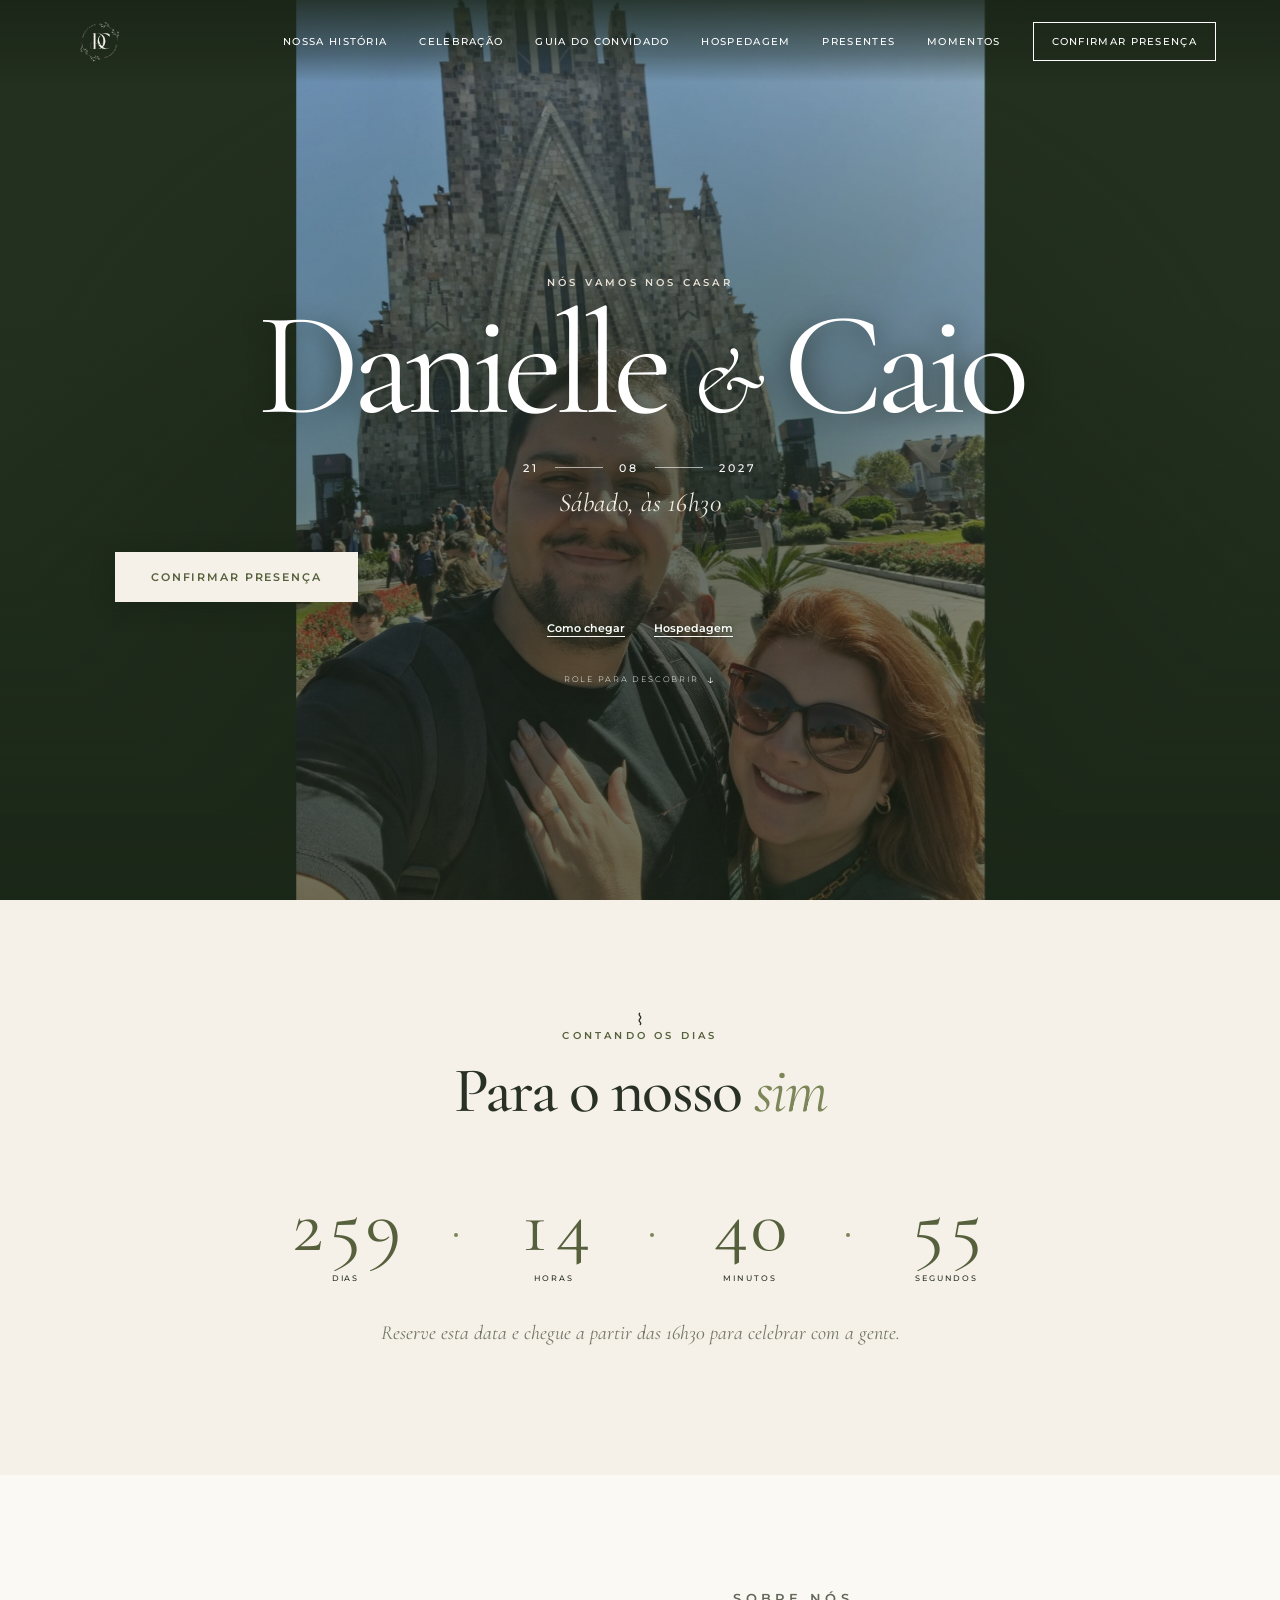
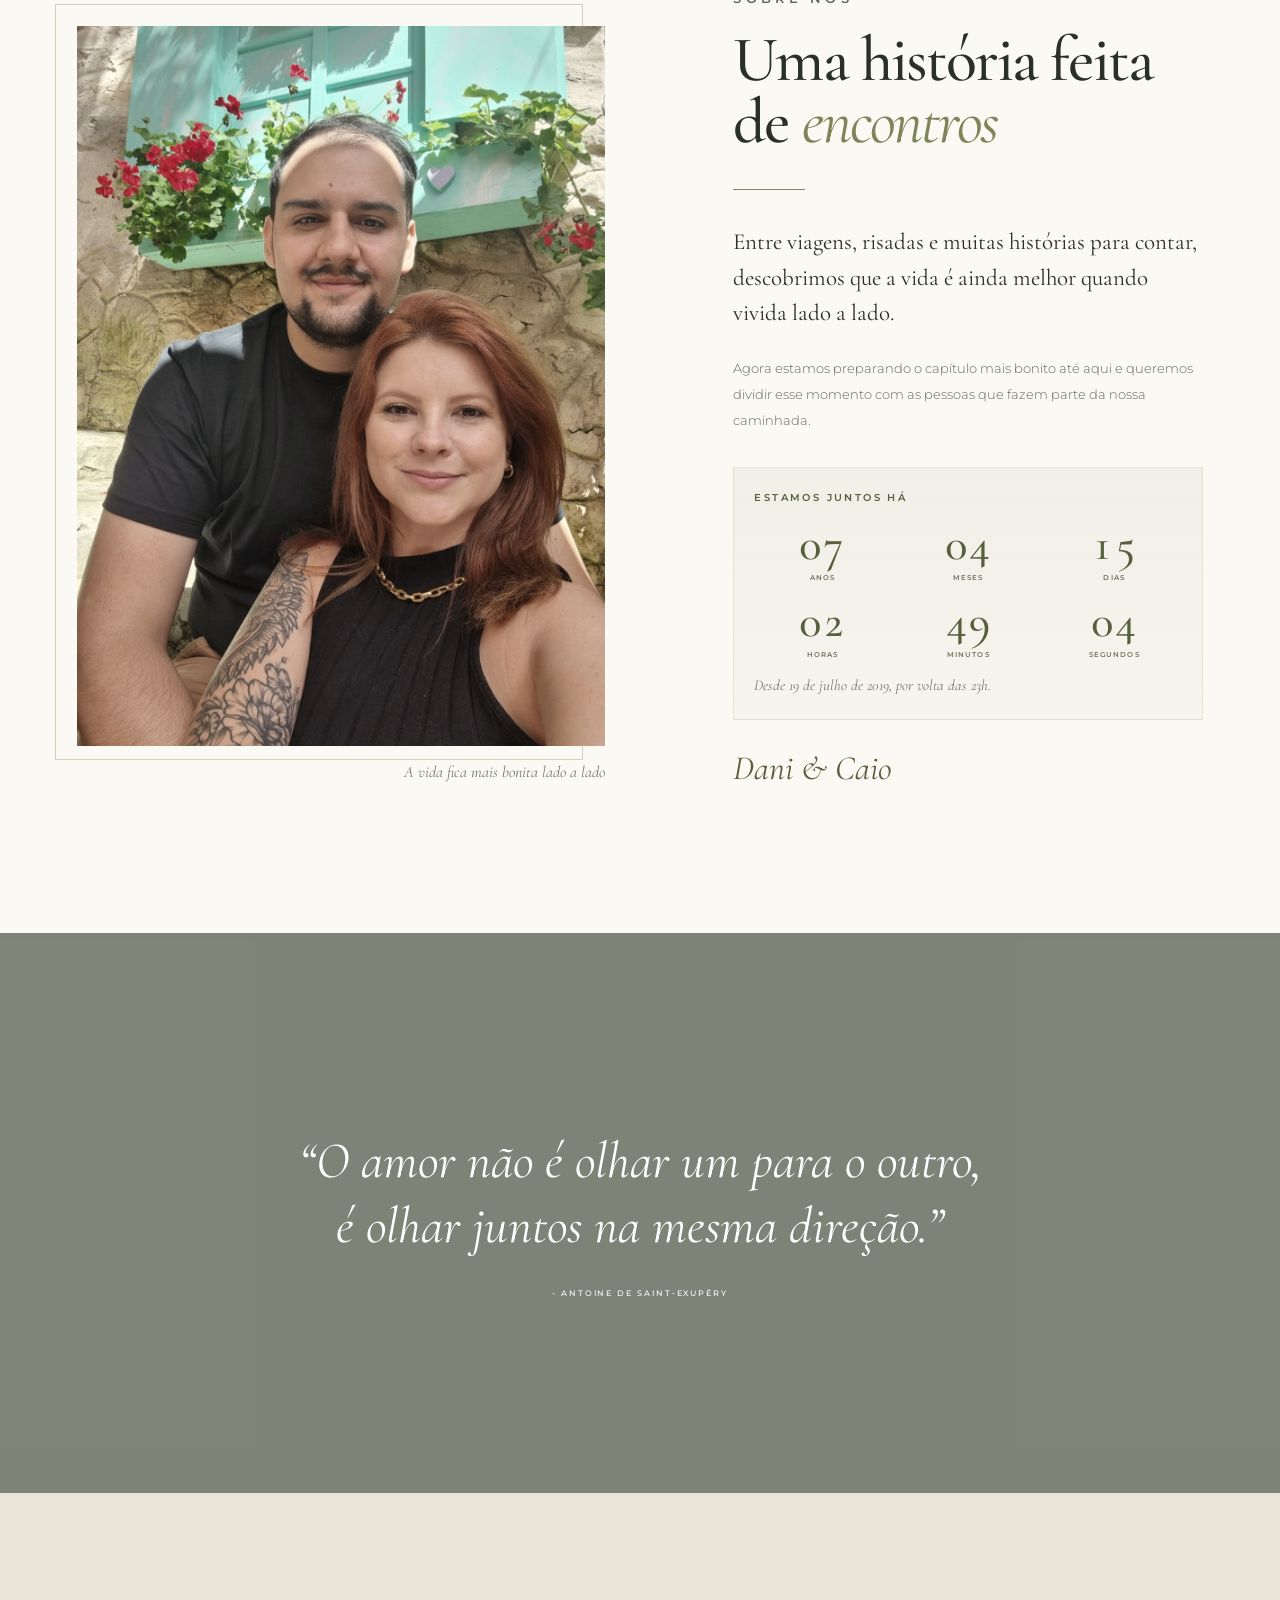
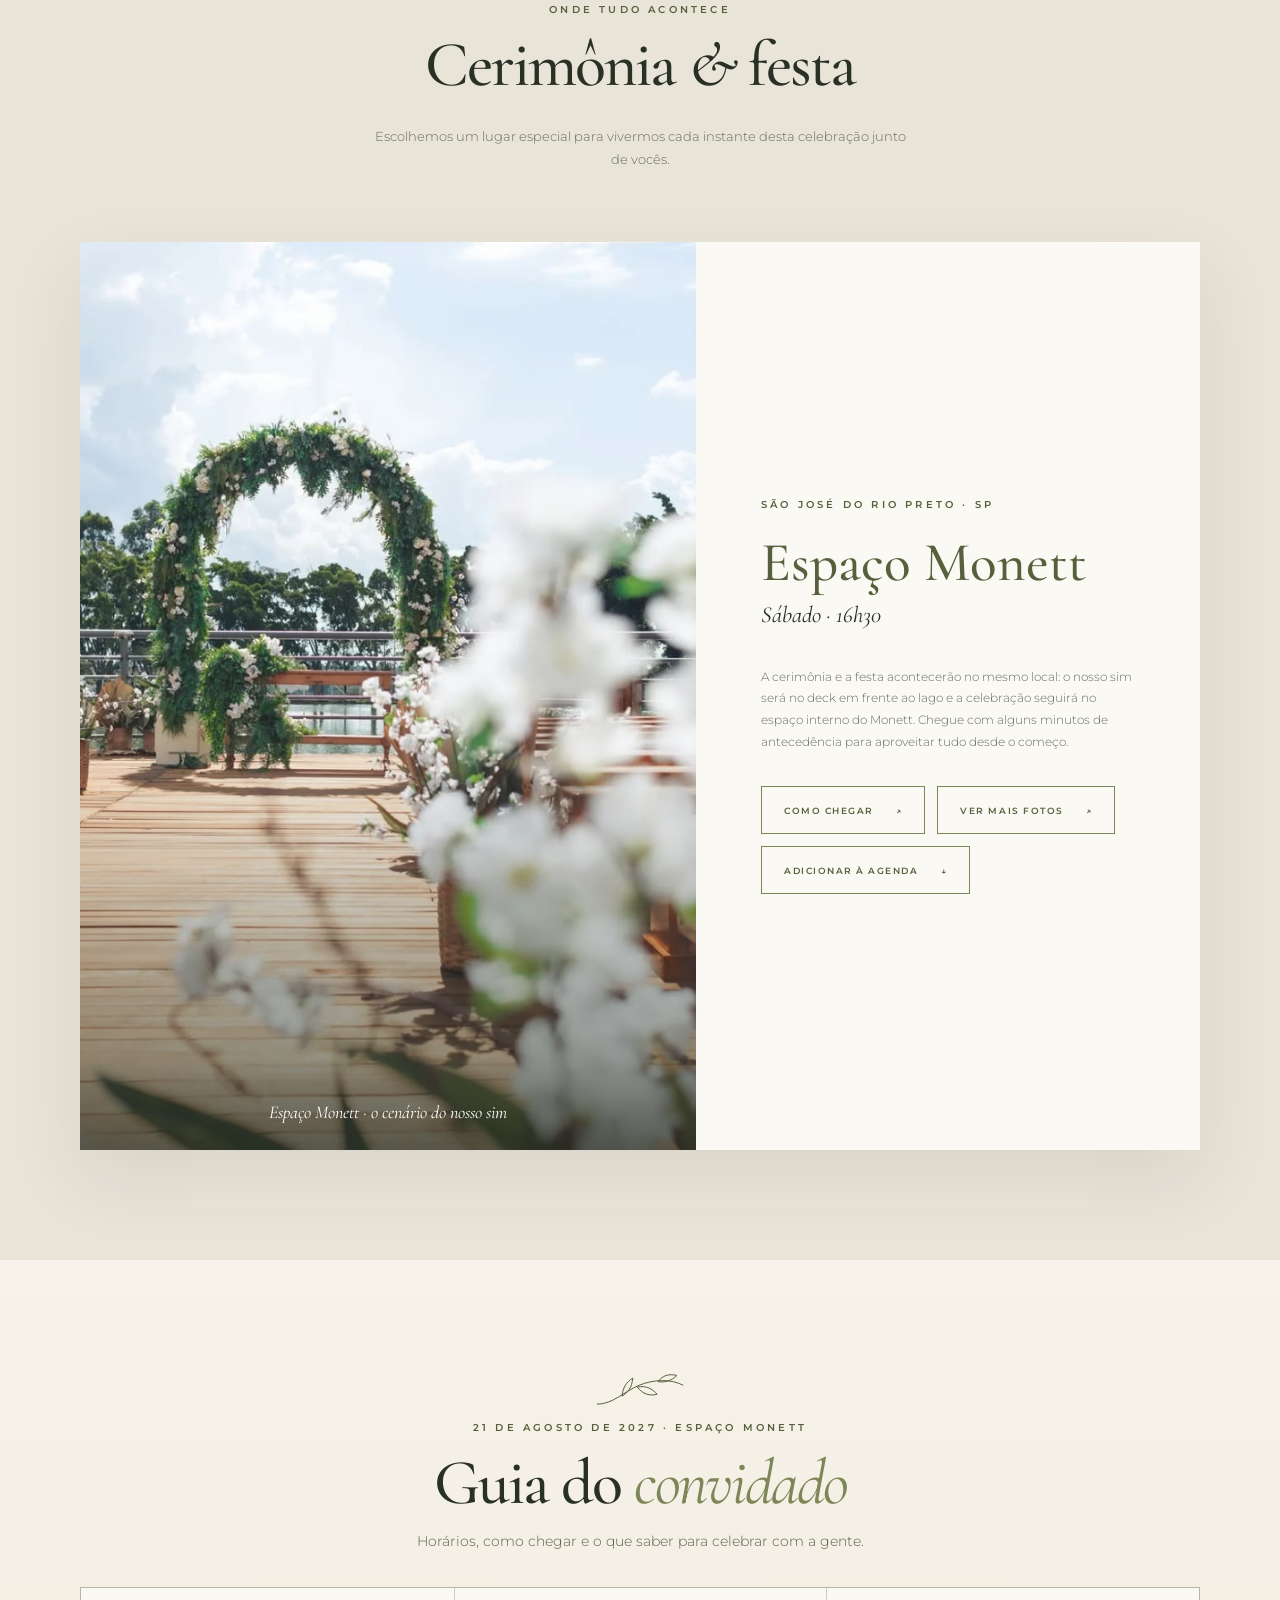
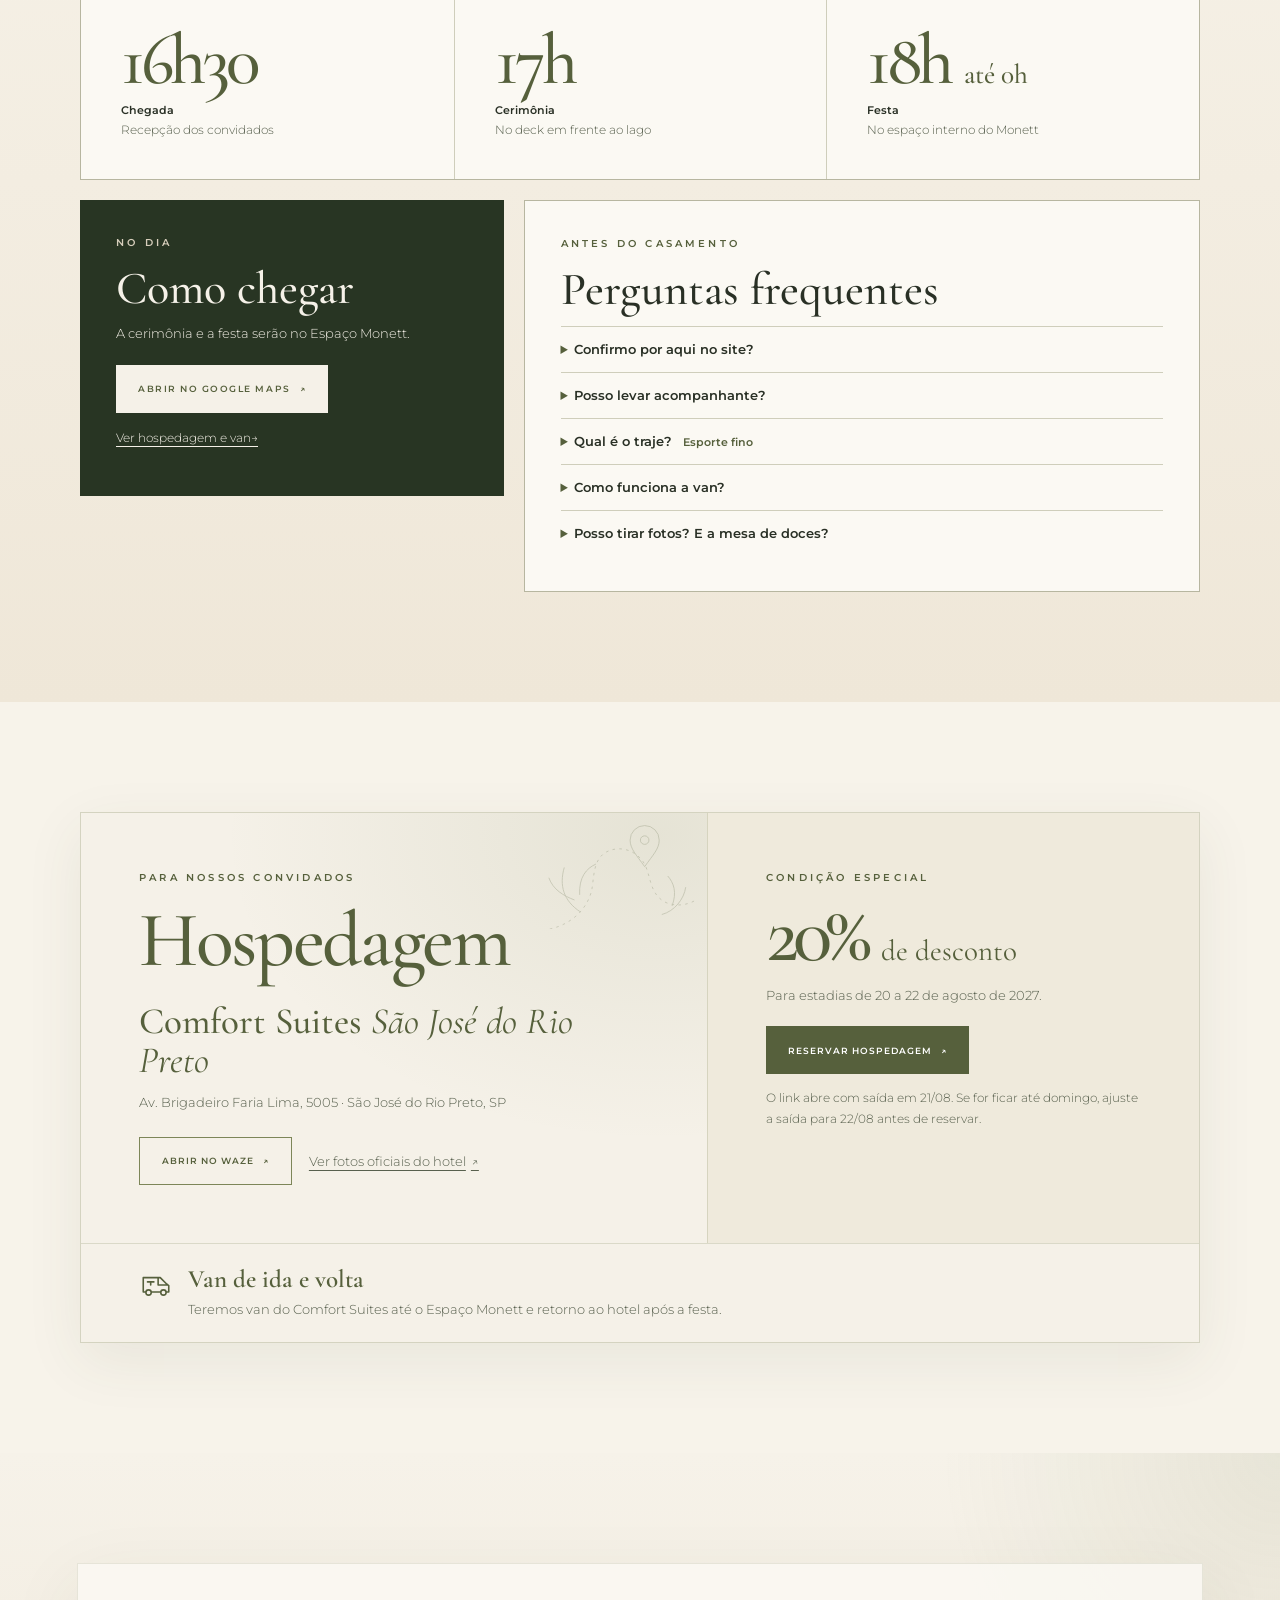
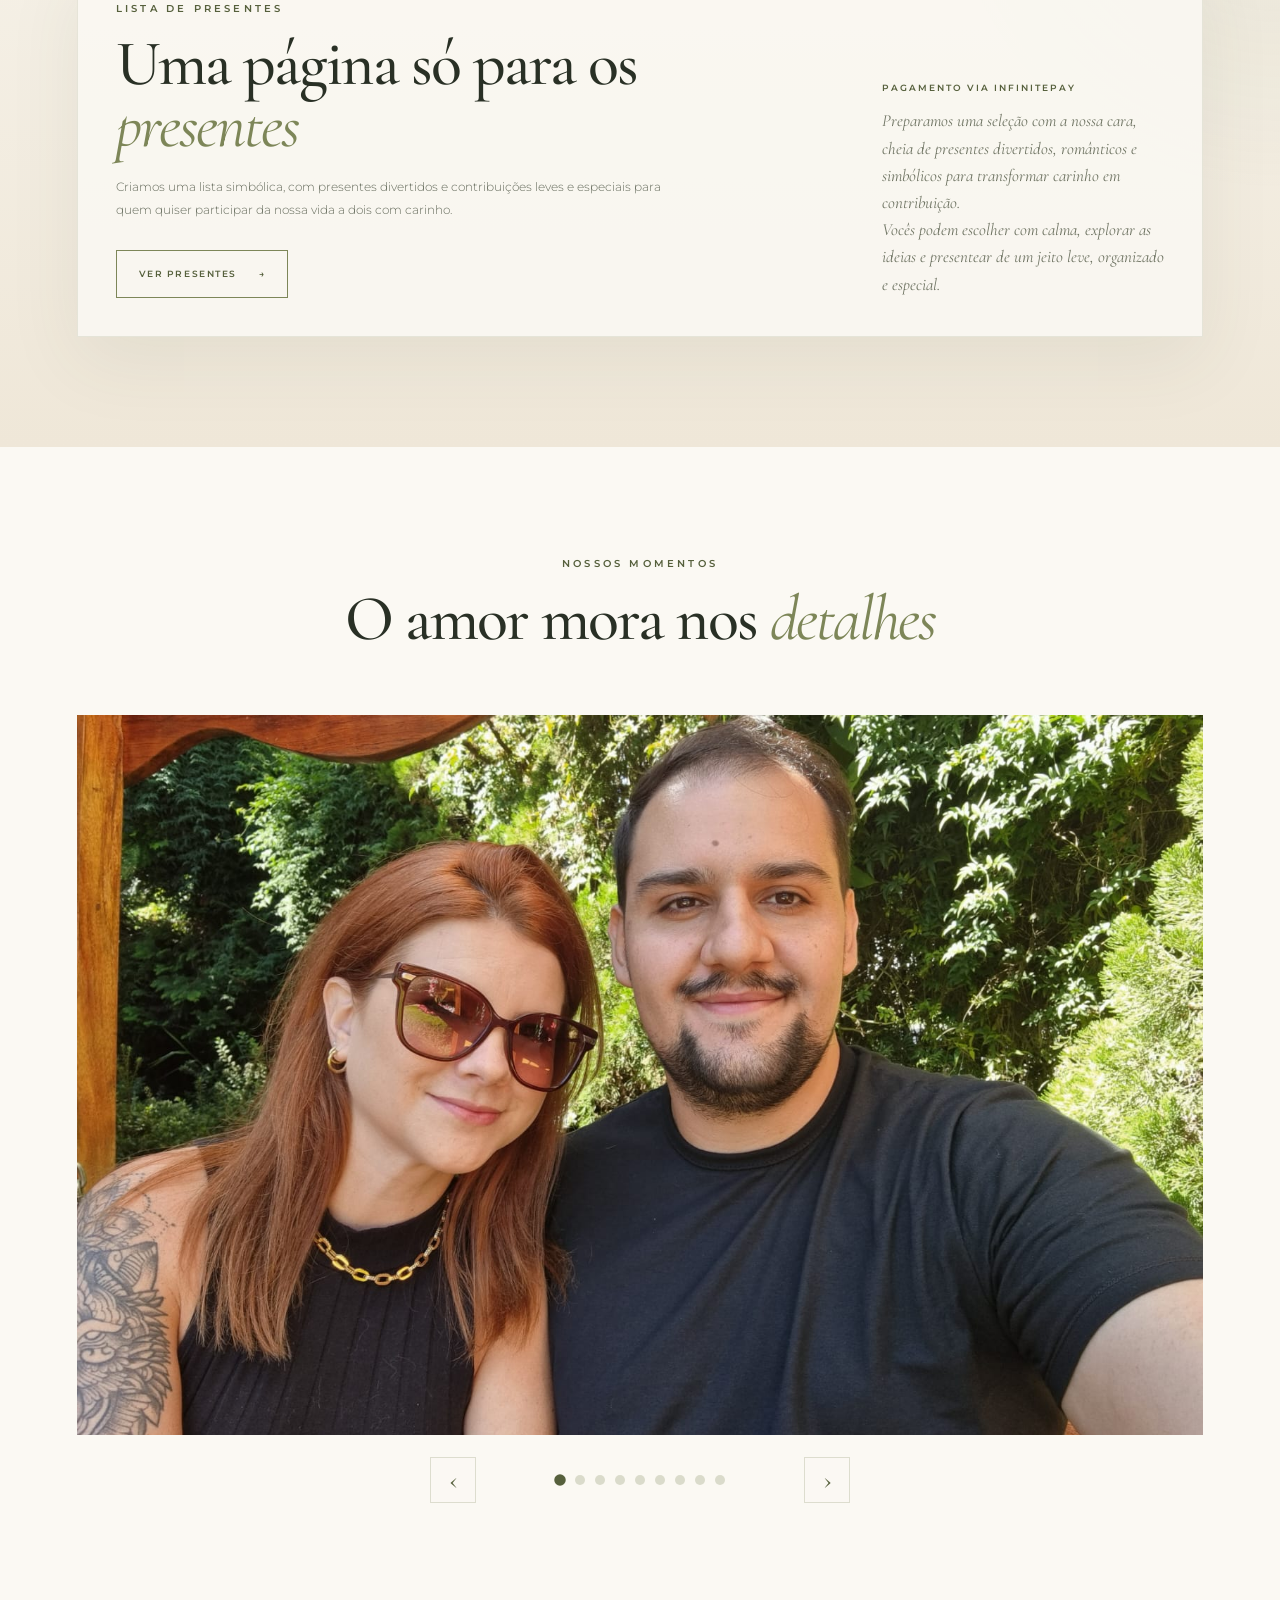
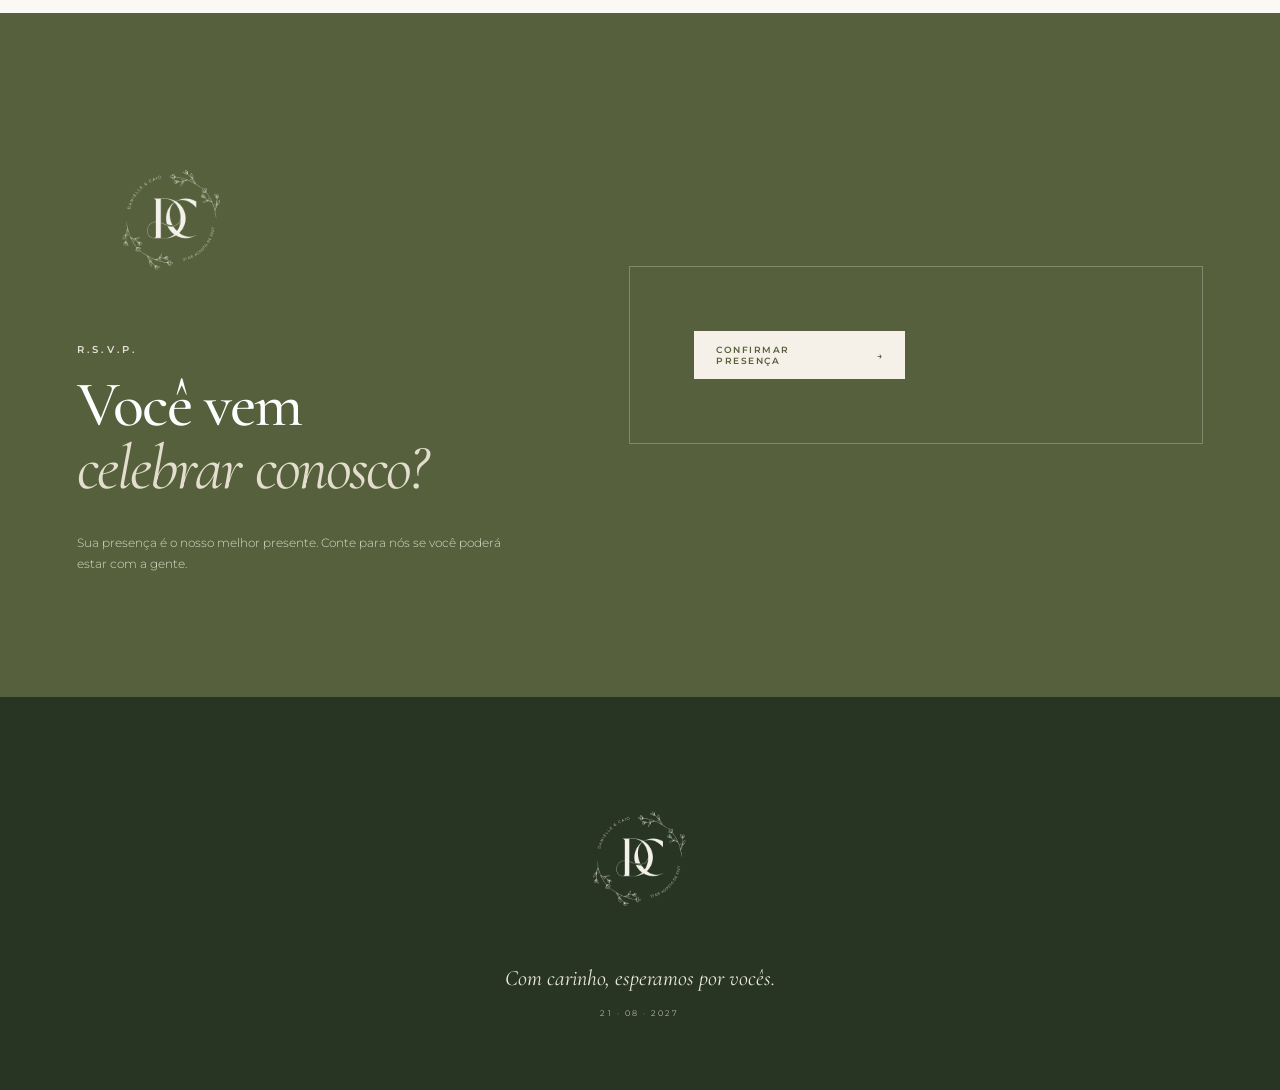
<file: index.html>
<!doctype html>
<html lang="pt-BR" class="wedding-guest-page">
<head>
  <meta charset="UTF-8">
  <meta name="viewport" content="width=device-width, initial-scale=1.0">
  <meta name="description" content="Casamento de Danielle & Caio - 21 de agosto de 2027.">
  <meta name="color-scheme" content="only light">
  <meta name="theme-color" content="#7d8658">
  <title>Danielle & Caio - 21.08.2027</title>
  <link rel="preconnect" href="https://fonts.googleapis.com">
  <link rel="preconnect" href="https://fonts.gstatic.com" crossorigin>
  <link href="https://fonts.googleapis.com/css2?family=Cormorant+Garamond:ital,wght@0,400;0,500;0,600;1,400&family=Montserrat:wght@300;400;500;600&display=swap" rel="stylesheet">
  <link rel="stylesheet" href="styles.css?v=20261121-guia-convidado">
  <!-- Google tag (gtag.js) -->
  <script async src="https://www.googletagmanager.com/gtag/js?id=AW-686108061"></script>
  <script>
    window.dataLayer = window.dataLayer || [];
    function gtag(){dataLayer.push(arguments);}
    gtag('js', new Date());
    gtag('config', 'AW-686108061');
  </script>
  <script src="script.js?v=20261121-rsvp-page" defer></script>
</head>
<body class="wedding-home">
  <header class="topbar" id="topbar">
    <a class="mini-mark" href="#inicio" aria-label="Voltar ao início">
      <img class="hero-monogram-image" src="assets/logo-light-transparent.png" width="76" height="76" alt="">
    </a>
    <button class="menu-button" id="menuButton" type="button" aria-expanded="false" aria-controls="navigation">
      <span></span><span></span>
      <span class="sr-only">Abrir menu</span>
    </button>
    <nav id="navigation" aria-label="Navegação principal">
      <a href="#historia">Nossa história</a>
      <a href="#celebracao">Celebração</a>
      <a href="#detalhes">Guia do convidado</a>
      <a href="#hospedagem">Hospedagem</a>
      <a href="gifts.html">Presentes</a>
      <a href="#momentos">Momentos</a>
      <a class="nav-rsvp" href="/confirmar-presenca.html">Confirmar presença</a>
    </nav>
  </header>

  <main>
    <section class="hero" id="inicio">
      <div class="hero-image" role="img" aria-label="Danielle e Caio em frente à Catedral de Pedra"></div>
      <div class="hero-shade"></div>
      <div class="hero-content">
        <p class="eyebrow light">Nós vamos nos casar</p>
        <h1>Danielle <i>&</i> Caio</h1>
        <div class="hero-date">
          <span>21</span><b></b><span>08</span><b></b><span>2027</span>
        </div>
        <p class="hero-time">Sábado, às 16h30</p>
        <div class="hero-guest-actions" role="group" aria-label="Informações para convidados">
          <a class="button cream hero-confirm" href="/confirmar-presenca.html">Confirmar presença</a>
          <div class="hero-guest-secondary">
            <a href="#celebracao">Como chegar</a>
            <a href="#hospedagem">Hospedagem</a>
          </div>
        </div>
        <a class="scroll-hint" href="#contagem">Role para descobrir <span aria-hidden="true">↓</span></a>
      </div>
    </section>

    <section class="countdown section-pad" id="contagem">
      <div class="botanical botanical-left" aria-hidden="true">⌇</div>
      <p class="eyebrow">Contando os dias</p>
      <h2>Para o nosso <em>sim</em></h2>
      <div class="counter" aria-label="Contagem regressiva para o casamento">
        <div><strong id="days">000</strong><span>dias</span></div>
        <i></i>
        <div><strong id="hours">00</strong><span>horas</span></div>
        <i></i>
        <div><strong id="minutes">00</strong><span>minutos</span></div>
        <i></i>
        <div><strong id="seconds">00</strong><span>segundos</span></div>
      </div>
      <p class="save-date">Reserve esta data e chegue a partir das 16h30 para celebrar com a gente.</p>
    </section>

    <section class="story section-pad" id="historia">
      <div class="story-photo reveal">
        <img src="assets/janela-flores.jpeg" alt="Danielle e Caio juntos diante de uma janela verde com flores">
        <span class="photo-caption">A vida fica mais bonita lado a lado</span>
      </div>
      <div class="story-copy reveal">
        <p class="eyebrow">Sobre nós</p>
        <h2>Uma história feita de <em>encontros</em></h2>
        <div class="fine-line"></div>
        <p class="lead">Entre viagens, risadas e muitas histórias para contar, descobrimos que a vida é ainda melhor quando vivida lado a lado.</p>
        <p>Agora estamos preparando o capítulo mais bonito até aqui e queremos dividir esse momento com as pessoas que fazem parte da nossa caminhada.</p>
        <div class="love-counter">
          <p class="love-counter-title">Estamos juntos há</p>
          <div class="love-counter-grid" aria-label="Tempo de relacionamento de Danielle e Caio">
            <div><strong id="loveYears">00</strong><span>anos</span></div>
            <div><strong id="loveMonths">00</strong><span>meses</span></div>
            <div><strong id="loveDays">00</strong><span>dias</span></div>
            <div><strong id="loveHours">00</strong><span>horas</span></div>
            <div><strong id="loveMinutes">00</strong><span>minutos</span></div>
            <div><strong id="loveSeconds">00</strong><span>segundos</span></div>
          </div>
          <p class="love-counter-note">Desde 19 de julho de 2019, por volta das 23h.</p>
        </div>
        <p class="signature">Dani & Caio</p>
      </div>
    </section>

    <section class="quote-band">
      <div class="quote-photo" role="img" aria-label="Danielle e Caio abraçados sob luzes quentes"></div>
      <div class="quote-overlay"></div>
      <blockquote>
        “O amor não é olhar um para o outro,<br> é olhar juntos na mesma direção.”
        <cite>- Antoine de Saint-Exupéry</cite>
      </blockquote>
    </section>

    <section class="venue section-pad" id="celebracao">
      <div class="venue-heading reveal">
        <p class="eyebrow">Onde tudo acontece</p>
        <h2>Cerimônia <i>&</i> festa</h2>
        <p>Escolhemos um lugar especial para vivermos cada instante desta celebração junto de vocês.</p>
      </div>
      <article class="venue-card reveal">
        <div class="venue-art">
          <img src="assets/espaco-monett-deck-crop.png" alt="Deck do Espaço Monett preparado para uma cerimônia de casamento">
          <span>Espaço Monett · o cenário do nosso sim</span>
        </div>
        <div class="venue-details">
          <p class="eyebrow">São José do Rio Preto · SP</p>
          <h3>Espaço Monett</h3>
          <p class="venue-time">Sábado · 16h30</p>
          <p>A cerimônia e a festa acontecerão no mesmo local: o nosso sim será no deck em frente ao lago e a celebração seguirá no espaço interno do Monett. Chegue com alguns minutos de antecedência para aproveitar tudo desde o começo.</p>
          <div class="venue-actions">
            <a class="button outline" href="https://www.google.com/maps/search/?api=1&query=Espa%C3%A7o+Monett+S%C3%A3o+Jos%C3%A9+do+Rio+Preto+SP" target="_blank" rel="noopener">Como chegar <span>↗</span></a>
            <a class="button outline" href="https://www.instagram.com/espacomonett/" target="_blank" rel="noopener">Ver mais fotos <span>↗</span></a>
            <a class="button outline" href="assets/danielle-caio-casamento.ics" download>Adicionar à agenda <span>↓</span></a>
          </div>
        </div>
      </article>
    </section>

    <section class="details section-pad guest-guide" id="detalhes" aria-labelledby="guestGuideTitle">
      <div class="guest-guide-shell">
        <header class="guest-guide-intro">
          <svg class="guest-guide-ornament" viewBox="0 0 100 44" aria-hidden="true" fill="none" stroke="currentColor" stroke-width="1.1">
            <path d="M2 38c18 0 30-14 47-21 17-7 36-7 49 0M30 29c1-9 4-15 12-20-1 10-5 16-12 20Zm17-10c10-2 17 2 22 8-8 2-16 0-22-8Zm23-6c5-7 12-9 21-7-6 6-13 8-21 7Z"/>
          </svg>
          <p class="eyebrow">21 de agosto de 2027 · Espaço Monett</p>
          <h2 id="guestGuideTitle">Guia do <em>convidado</em></h2>
          <p>Horários, como chegar e o que saber para celebrar com a gente.</p>
        </header>
        <ol class="guest-schedule" aria-label="Programação do dia">
          <li><strong><time datetime="16:30">16h30</time></strong><span>Chegada</span><p>Recepção dos convidados</p></li>
          <li><strong><time datetime="17:00">17h</time></strong><span>Cerimônia</span><p>No deck em frente ao lago</p></li>
          <li><strong><time datetime="18:00">18h</time> <small>até 0h</small></strong><span>Festa</span><p>No espaço interno do Monett</p></li>
        </ol>
        <div class="guest-guide-body">
          <aside class="guest-guide-travel" aria-labelledby="guestGuideTravel">
            <p class="eyebrow">No dia</p>
            <h3 id="guestGuideTravel">Como chegar</h3>
            <p>A cerimônia e a festa serão no Espaço Monett.</p>
            <div class="guest-guide-links">
              <a class="button cream" href="https://www.google.com/maps/search/?api=1&amp;query=Espa%C3%A7o+Monett+S%C3%A3o+Jos%C3%A9+do+Rio+Preto+SP" target="_blank" rel="noopener noreferrer">Abrir no Google Maps <span aria-hidden="true">↗</span></a>
              <a href="#hospedagem">Ver hospedagem e van <span aria-hidden="true">→</span></a>
            </div>
          </aside>
          <div class="guest-guide-faq" aria-labelledby="guestGuideFaq">
            <p class="eyebrow">Antes do casamento</p>
            <h3 id="guestGuideFaq">Perguntas frequentes</h3>
            <details>
              <summary>Confirmo por aqui no site?</summary>
              <p>Sim. Use o <a href="/confirmar-presenca.html">formulário de presença</a> para informar se vai comparecer.</p>
            </details>
            <details>
              <summary>Posso levar acompanhante?</summary>
              <p>Se o seu convite inclui acompanhante, informe o nome dele ao confirmar sua presença. Se ficou em dúvida, fale com os noivos antes de estender o convite.</p>
            </details>
            <details>
              <summary>Qual é o traje? <small>Esporte fino</small></summary>
              <article class="guest-attire">
              <div class="attire-copy">
              <p class="eyebrow">Dicas de traje</p>
              <h3>Referências para o <em>esporte fino</em></h3>
              <p>Como a cerimônia será ao ar livre no fim da tarde e a festa seguirá no espaço interno, vale pensar em um visual elegante, confortável e apropriado para transitar bem entre os dois momentos.</p>
              </div>
              <div class="attire-grid">
              <div class="attire-item">
              <span><svg viewBox="0 0 24 24" class="line-icon attire-icon"><path d="M10 5 8.5 8l-3 9h13l-3-9L14 5M10.5 5h3"/><circle cx="12" cy="3.8" r="1.8"/></svg>Para elas</span>
              <p>Vestidos midi, longuete ou longos leves, macacões elegantes e conjuntos de alfaiataria em tecidos como crepe, cetim, chiffon ou linho misto.</p>
              </div>
              <div class="attire-item">
              <span><svg viewBox="0 0 24 24" class="line-icon attire-icon"><path d="M8 19v-6l2-3 2 2 2-2 2 3v6M10 6h4M10 6l-1.5 3M14 6l1.5 3"/><circle cx="12" cy="3.8" r="1.8"/></svg>Para eles</span>
              <p>Camisa social, calça de alfaiataria, blazer opcional e sapato social ou loafer. Quem gostar de um visual mais clássico pode incluir gravata.</p>
              </div>
              <div class="attire-item">
              <span><svg viewBox="0 0 24 24" class="line-icon attire-icon"><path d="M12 4a8 8 0 1 0 0 16h1.2a2.3 2.3 0 0 0 0-4.6h-.6a1.6 1.6 0 0 1 0-3.2H14A4 4 0 0 0 18 8.2 4.2 4.2 0 0 0 12 4Z"/><circle cx="8" cy="9" r="1"/><circle cx="8.8" cy="13" r="1"/><circle cx="12" cy="7.5" r="1"/></svg>Cores & clima</span>
              <p>Tons suaves, terrosos, verdes, azuis e estampas delicadas combinam bastante com o cenário. Branco total fica reservado para a noiva.</p>
              </div>
              <div class="attire-item">
              <span><svg viewBox="0 0 24 24" class="line-icon attire-icon"><path d="M12 4 20 19H4L12 4Z"/><path d="M12 9v5"/><circle cx="12" cy="16.8" r=".7"/></svg>O que evitar</span>
              <p>Jeans, camiseta, roupas muito esportivas, chinelos e tênis de academia. A ideia é um visual arrumado, mas leve e confortável.</p>
              </div>
              </div>
              </article>
            </details>
            <details>
              <summary>Como funciona a van?</summary>
              <p>Teremos ida do hotel Comfort Suites ao Espaço Monett e retorno ao hotel após a festa. <a href="#hospedagem">Veja a seção de hospedagem.</a></p>
            </details>
            <details>
              <summary>Posso tirar fotos? E a mesa de doces?</summary>
              <p>Podem tirar fotos e nos marcar no Instagram. Só pedimos que deixem espaço para a equipe de foto e vídeo trabalhar. Para os formiguinhas: esperem a liberação da mesa de doces.</p>
            </details>
          </div>
        </div>
      </div>
    </section>

    <section class="lodging section-pad" id="hospedagem" aria-labelledby="lodgingTitle">
      <div class="lodging-card">
        <div class="lodging-copy">
          <svg class="lodging-ornament" viewBox="0 0 180 124" aria-hidden="true" fill="none" stroke="currentColor" stroke-width="1">
            <path d="M9 124c23-5 43-21 49-45 3-14 1-36 17-45 15-8 33-3 43 11s6 38 27 48c12 5 25 3 35-3" stroke-dasharray="3 5"/>
            <path d="M120 51c-10-14-17-21-17-31a17 17 0 1134 0c0 10-7 17-17 31Z"/><circle cx="120" cy="20" r="5"/>
            <path d="M45 104C25 91 20 73 26 52m12 38C25 85 13 78 8 64m36 20c-1-21 8-31 19-36m77 59c15-4 26-18 28-32m-16 22c6-16 2-27-5-35"/>
          </svg>
          <p class="eyebrow">Para nossos convidados</p>
          <h2 id="lodgingTitle">Hospedagem</h2>
          <p class="lodging-hotel">Comfort Suites <em>São José do Rio Preto</em></p>
          <p class="lodging-address">Av. Brigadeiro Faria Lima, 5005 · São José do Rio Preto, SP</p>
          <div class="lodging-links">
            <a class="button outline lodging-secondary" href="https://www.waze.com/ul?q=Comfort%20Suites%20S%C3%A3o%20Jos%C3%A9%20do%20Rio%20Preto%2C%20Avenida%20Brigadeiro%20Faria%20Lima%2C%205005%2C%20S%C3%A3o%20Jos%C3%A9%20do%20Rio%20Preto%2C%20SP&amp;navigate=yes" target="_blank" rel="noopener noreferrer">Abrir no Waze <span aria-hidden="true">↗</span></a>
            <a class="lodging-photo-link" href="https://www.letsatlantica.com.br/hotel/comfort-suites-sao-jose-do-rio-preto" target="_blank" rel="noopener noreferrer">Ver fotos oficiais do hotel <span aria-hidden="true">↗</span></a>
          </div>
        </div>
        <div class="lodging-booking">
          <p class="eyebrow">Condição especial</p>
          <p class="lodging-discount"><strong>20%</strong> de desconto</p>
          <p class="lodging-dates">Para estadias de 20 a 22 de agosto de 2027.</p>
          <a class="button lodging-reserve" href="https://atlantica.letsbook.com.br/reserva/link-publico?r=747e3f5759e04022ad2e8b45e415aed0&amp;p=CAIOEDANIELLE" target="_blank" rel="noopener noreferrer">Reservar hospedagem <span aria-hidden="true">↗</span></a>
          <p class="lodging-booking-note">O link abre com saída em 21/08. Se for ficar até domingo, ajuste a saída para 22/08 antes de reservar.</p>
        </div>
        <aside class="lodging-transfer" aria-labelledby="lodgingTransferTitle">
          <svg class="lodging-van-icon" viewBox="0 0 32 32" aria-hidden="true" fill="none" stroke="currentColor" stroke-width="1.5" stroke-linecap="round" stroke-linejoin="round">
            <path d="M4 10h16l6 6 2 1.5v6H4zM18 10v7h9M8 14h6m-3 0v3"/>
            <circle cx="9" cy="24" r="2.5" fill="var(--cream)"/><circle cx="23" cy="24" r="2.5" fill="var(--cream)"/>
          </svg>
          <div>
            <h3 id="lodgingTransferTitle">Van de ida e volta</h3>
            <p>Teremos van do Comfort Suites até o Espaço Monett e retorno ao hotel após a festa.</p>
          </div>
        </aside>
      </div>
    </section>

    <section class="gift-teaser section-pad" id="presentes">
      <div class="gift-teaser-shell reveal">
        <div class="gift-teaser-copy">
          <p class="eyebrow">Lista de presentes</p>
          <h2>Uma página só para os <em>presentes</em></h2>
          <p>Criamos uma lista simbólica, com presentes divertidos e contribuições leves e especiais para quem quiser participar da nossa vida a dois com carinho.</p>
          <a class="button outline" href="gifts.html">Ver presentes <span>→</span></a>
        </div>
        <div class="gift-teaser-summary">
          <span>Pagamento via InfinitePay</span>
          <p>Preparamos uma seleção com a nossa cara, cheia de presentes divertidos, românticos e simbólicos para transformar carinho em contribuição.</p>
          <p>Vocês podem escolher com calma, explorar as ideias e presentear de um jeito leve, organizado e especial.</p>
        </div>
      </div>
    </section>

    <section class="gallery section-pad" id="momentos">
      <div class="gallery-heading reveal">
        <p class="eyebrow">Nossos momentos</p>
        <h2>O amor mora nos <em>detalhes</em></h2>
      </div>
      <div class="gallery-carousel reveal" id="galleryCarousel">
        <div class="carousel-track" id="galleryTrack">
          <figure class="carousel-slide active">
            <img src="assets/jardim-casal.jpeg" alt="Danielle e Caio juntos em um jardim">
          </figure>
          <figure class="carousel-slide">
            <img src="assets/aventura-capacetes.jpeg" alt="Danielle e Caio usando capacetes antes de uma aventura">
          </figure>
          <figure class="carousel-slide">
            <img src="assets/mirante-abraco.jpeg" alt="Danielle e Caio abraçados em um mirante cercado pela natureza">
          </figure>
          <figure class="carousel-slide">
            <img src="assets/parede-tijolos.jpeg" alt="Danielle e Caio sorrindo diante de uma parede de tijolos">
          </figure>
          <figure class="carousel-slide">
            <img src="assets/jardim-sorrindo.jpeg" alt="Danielle e Caio sorrindo juntos em um jardim">
          </figure>
          <figure class="carousel-slide">
            <img src="assets/jardim-oculos.jpeg" alt="Danielle e Caio juntos em um dia ensolarado">
          </figure>
          <figure class="carousel-slide">
            <img src="assets/casal-reflexo.jpeg" alt="O casal sentado em um mirante de vidro">
          </figure>
          <figure class="carousel-slide">
            <img src="assets/casal-mirante.jpeg" alt="O casal em um mirante cercado pela natureza">
          </figure>
          <figure class="carousel-slide">
            <img src="assets/casal-dinossauro.jpeg" alt="O casal fazendo uma selfie divertida com um dinossauro">
            <figcaption>Amor, aventuras<br>e algumas criaturas inesperadas.</figcaption>
          </figure>
        </div>
      </div>
      <div class="carousel-nav">
        <button class="carousel-arrow prev" type="button" aria-label="Foto anterior">‹</button>
        <div class="carousel-dots" id="galleryDots" aria-label="Selecionar foto da galeria"></div>
        <button class="carousel-arrow next" type="button" aria-label="Próxima foto">›</button>
      </div>
    </section>

    <section class="rsvp section-pad" id="rsvp">
      <div class="rsvp-intro reveal">
        <img src="assets/logo-light-transparent.png" alt="Monograma de Danielle e Caio" class="rsvp-logo">
        <p class="eyebrow light">R.S.V.P.</p>
        <h2>Você vem<br><em>celebrar conosco?</em></h2>
        <p>Sua presença é o nosso melhor presente. Conte para nós se você poderá estar com a gente.</p>
      </div>
      <div class="rsvp-form reveal">
        <a class="button cream" href="/confirmar-presenca.html">Confirmar presença <span aria-hidden="true">→</span></a>
      </div>
    </section>
  </main>

  <footer>
    <img src="assets/logo-light-transparent.png" alt="Monograma de Danielle e Caio">
    <p>Com carinho, esperamos por vocês.</p>
    <span>21 · 08 · 2027</span>
  </footer>
</body>
</html>
</file>
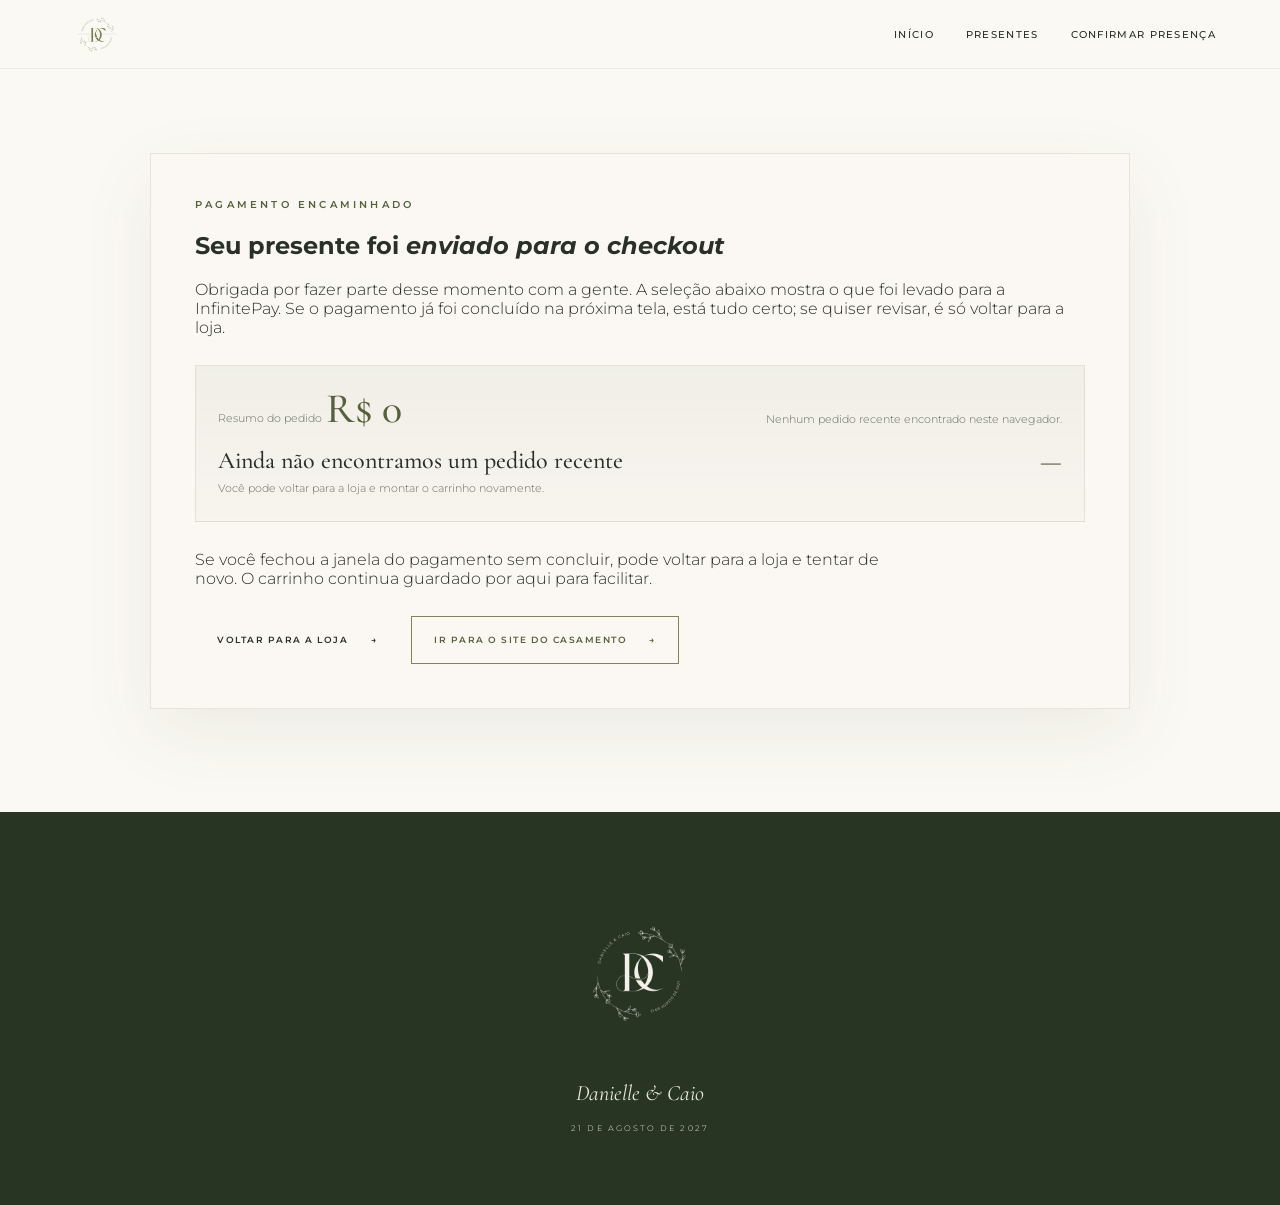
<file: checkout-success.html>
<!doctype html>
<html lang="pt-BR">
<head>
  <meta charset="UTF-8">
  <meta name="viewport" content="width=device-width, initial-scale=1.0">
  <meta name="description" content="Resumo do presente enviado para Danielle & Caio.">
  <meta name="theme-color" content="#7d8658">
  <title>Pagamento - Danielle & Caio</title>
  <link rel="preconnect" href="https://fonts.googleapis.com">
  <link rel="preconnect" href="https://fonts.gstatic.com" crossorigin>
  <link href="https://fonts.googleapis.com/css2?family=Cormorant+Garamond:ital,wght@0,400;0,500;0,600;1,400&family=Montserrat:wght@300;400;500;600&display=swap" rel="stylesheet">
  <link rel="stylesheet" href="styles.css?v=20260702-store-filters">
  <!-- Google tag (gtag.js) -->
  <script async src="https://www.googletagmanager.com/gtag/js?id=AW-686108061"></script>
  <script>
    window.dataLayer = window.dataLayer || [];
    function gtag(){dataLayer.push(arguments);}
    gtag('js', new Date());
    gtag('config', 'AW-686108061');
  </script>
  <script src="script.js?v=20260702-store-filters" defer></script>
</head>
<body class="subpage">
  <header class="topbar" id="topbar">
    <a class="mini-mark" href="index.html#inicio" aria-label="Voltar ao início">
      <img class="logo-light" src="assets/logo-light-transparent.png" alt="Danielle e Caio">
      <img class="logo-dark" src="assets/logo-olive-transparent.png" alt="">
    </a>
    <button class="menu-button" id="menuButton" type="button" aria-expanded="false" aria-controls="navigation">
      <span></span><span></span>
      <span class="sr-only">Abrir menu</span>
    </button>
    <nav id="navigation" aria-label="Navegação principal">
      <a href="index.html#inicio">Início</a>
      <a href="gifts.html#presentes">Presentes</a>
      <a href="index.html#rsvp">Confirmar presença</a>
    </nav>
  </header>

  <main class="checkout-success">
    <section class="checkout-success-card reveal visible">
      <p class="eyebrow">Pagamento encaminhado</p>
      <h1>Seu presente foi <em>enviado para o checkout</em></h1>
      <p>Obrigada por fazer parte desse momento com a gente. A seleção abaixo mostra o que foi levado para a InfinitePay. Se o pagamento já foi concluído na próxima tela, está tudo certo; se quiser revisar, é só voltar para a loja.</p>

      <div class="checkout-summary" id="checkoutSummary">
        <div class="checkout-summary-head">
          <div>
            <span>Resumo do pedido</span>
            <strong id="checkoutSubtotal">R$ 0</strong>
          </div>
          <span class="checkout-meta" id="checkoutMeta">Carregando resumo...</span>
        </div>
        <ul id="checkoutItems"></ul>
      </div>

      <p>Se você fechou a janela do pagamento sem concluir, pode voltar para a loja e tentar de novo. O carrinho continua guardado por aqui para facilitar.</p>

      <div class="checkout-actions">
        <a class="button" href="gifts.html#carrinho">Voltar para a loja <span>→</span></a>
        <a class="button outline" href="index.html#inicio">Ir para o site do casamento <span>→</span></a>
      </div>
    </section>
  </main>

  <footer>
    <img src="assets/logo-light-transparent.png" alt="Monograma de Danielle e Caio">
    <p>Danielle & Caio</p>
    <span>21 DE AGOSTO DE 2027</span>
  </footer>

  <script>
    (function () {
      const subtotalEl = document.getElementById("checkoutSubtotal");
      const metaEl = document.getElementById("checkoutMeta");
      const listEl = document.getElementById("checkoutItems");
      const params = new URLSearchParams(window.location.search);

      function formatCurrency(value) {
        return new Intl.NumberFormat("pt-BR", {
          style: "currency",
          currency: "BRL",
          maximumFractionDigits: 0
        }).format(value || 0);
      }

      let order = null;
      try {
        order = JSON.parse(localStorage.getItem("dc-last-infinitepay-order") || "null");
      } catch {}

      if (!order || !Array.isArray(order.items) || !order.items.length) {
        subtotalEl.textContent = "R$ 0";
        metaEl.textContent = "Nenhum pedido recente encontrado neste navegador.";
        listEl.innerHTML = "<li><div><strong>Ainda não encontramos um pedido recente</strong><span>Você pode voltar para a loja e montar o carrinho novamente.</span></div><b>—</b></li>";
        return;
      }

      subtotalEl.textContent = formatCurrency(order.subtotal);
      const when = order.createdAt ? new Date(order.createdAt).toLocaleString("pt-BR") : "agora";
      const orderRef = params.get("order_nsu") || order.orderId || "sem referência";
      metaEl.textContent = `Pedido ${orderRef} · preparado em ${when}`;

      listEl.innerHTML = order.items.map((item) => `
        <li>
          <div>
            <strong>${item.title}</strong>
            <span>${item.quantity} × ${formatCurrency(item.price)}${item.category ? ` · ${item.category}` : ""}</span>
          </div>
          <b>${formatCurrency(item.price * item.quantity)}</b>
        </li>
      `).join("");
    }());
  </script>
</body>
</html>
</file>
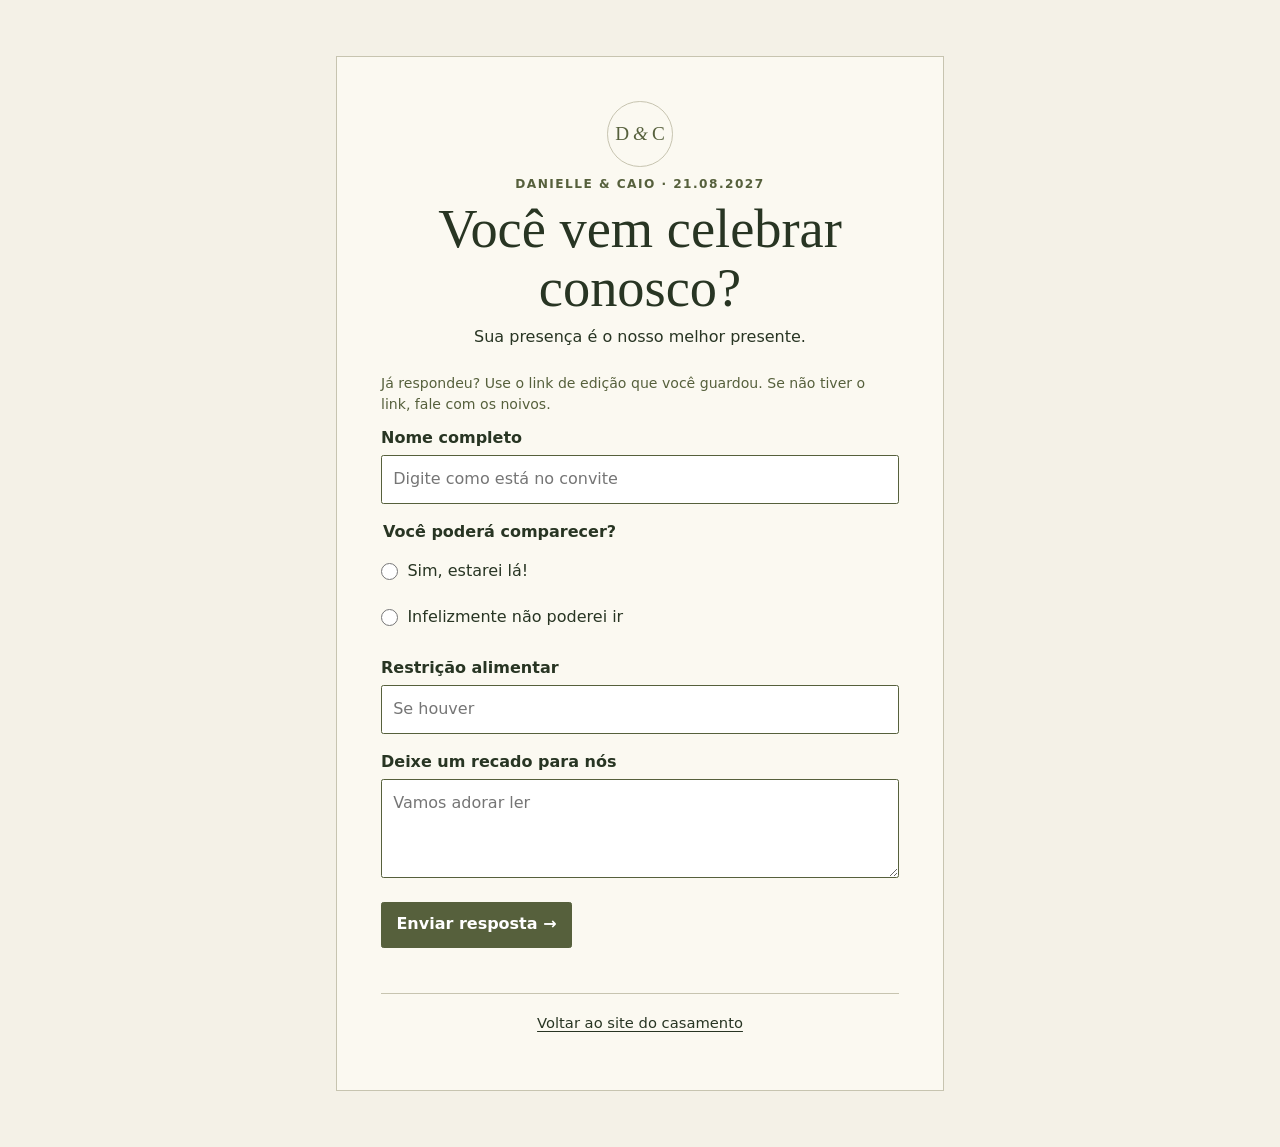
<file: confirmar-presenca.html>
<!doctype html>
<html lang="pt-BR">
<head>
  <meta charset="utf-8">
  <meta name="viewport" content="width=device-width, initial-scale=1">
  <meta name="robots" content="noindex,nofollow,noarchive">
  <meta name="referrer" content="no-referrer">
  <meta name="color-scheme" content="only light">
  <title>Confirmar presença | Danielle &amp; Caio</title>
  <link rel="stylesheet" href="/rsvp-assets/resposta.css">
  <script src="/rsvp-assets/confirmar.js" defer></script>
</head>
<body>
  <main class="card">
    <header>
      <span class="sigil" aria-hidden="true">D <i>&amp;</i> C</span>
      <p class="kicker">Danielle &amp; Caio · 21.08.2027</p>
      <h1>Você vem celebrar conosco?</h1>
      <p>Sua presença é o nosso melhor presente.</p>
    </header>
    <noscript><p class="notice">Ative o JavaScript para enviar sua resposta. Se não conseguir, fale com os noivos.</p></noscript>
    <p class="help">Já respondeu? Use o link de edição que você guardou. Se não tiver o link, fale com os noivos.</p>
    <form id="rsvpForm" method="post" action="/api/rsvp">
        <div class="field full">
          <label for="guestName">Nome completo</label>
          <input id="guestName" name="guestName" type="text" placeholder="Digite como está no convite" required autocomplete="name" maxlength="120">
        </div>
        <fieldset class="field full">
          <legend>Você poderá comparecer?</legend>
          <label class="choice"><input type="radio" name="attendance" value="sim" required><span>Sim, estarei lá!</span></label>
          <label class="choice"><input type="radio" name="attendance" value="nao"><span>Infelizmente não poderei ir</span></label>
        </fieldset>
        <div class="field full rsvp-companion" id="rsvpCompanion" hidden>
          <div class="rsvp-companion-action">
            <button class="secondary" type="button" id="rsvpCompanionToggle" aria-controls="rsvpCompanionFields" aria-expanded="false" aria-describedby="rsvpCompanionHint">+ Adicionar acompanhante</button>
            <small id="rsvpCompanionHint">Se o seu convite inclui acompanhante.</small>
          </div>
          <div class="field rsvp-companion-fields" id="rsvpCompanionFields" hidden>
            <label for="companionName">Nome completo do acompanhante</label>
            <input id="companionName" name="companionName" type="text" placeholder="Digite o nome do acompanhante" autocomplete="section-acompanhante name" minlength="2" maxlength="120" disabled>
          </div>
        </div>
        <div class="field">
          <label for="diet">Restrição alimentar</label>
          <input id="diet" name="diet" type="text" maxlength="200" placeholder="Se houver">
        </div>
        <div class="field full">
          <label for="message">Deixe um recado para nós</label>
          <textarea id="message" name="message" rows="3" maxlength="1000" placeholder="Vamos adorar ler"></textarea>
        </div>
        <button class="primary" type="submit">Enviar resposta <span aria-hidden="true">→</span></button>
        <p class="notice" id="formNote" role="status" aria-live="polite"></p>
      </form>
    <section id="receipt" tabindex="-1" hidden aria-labelledby="receiptTitle">
      <h2 id="receiptTitle">Resposta registrada</h2>
      <p id="receiptMessage"></p>
      <div id="receiptLink" hidden>
        <p class="notice">Guarde este link para editar depois. Quem tiver acesso a ele pode alterar sua resposta.</p>
        <label for="editLink">Seu link de edição</label>
        <input type="text" id="editLink" readonly autocomplete="off" spellcheck="false">
        <div class="receipt-actions">
          <button type="button" class="primary" id="copyLink">Copiar link</button>
          <a class="action secondary" id="openLink" rel="noopener noreferrer">Editar minha resposta</a>
        </div>
        <p id="copyStatus" role="status" class="help"></p>
      </div>
      <p id="noLink" hidden>Se precisar alterar esta resposta, fale com os noivos.</p>
    </section>
    <footer><a href="/">Voltar ao site do casamento</a></footer>
  </main>
</body>
</html>
</file>
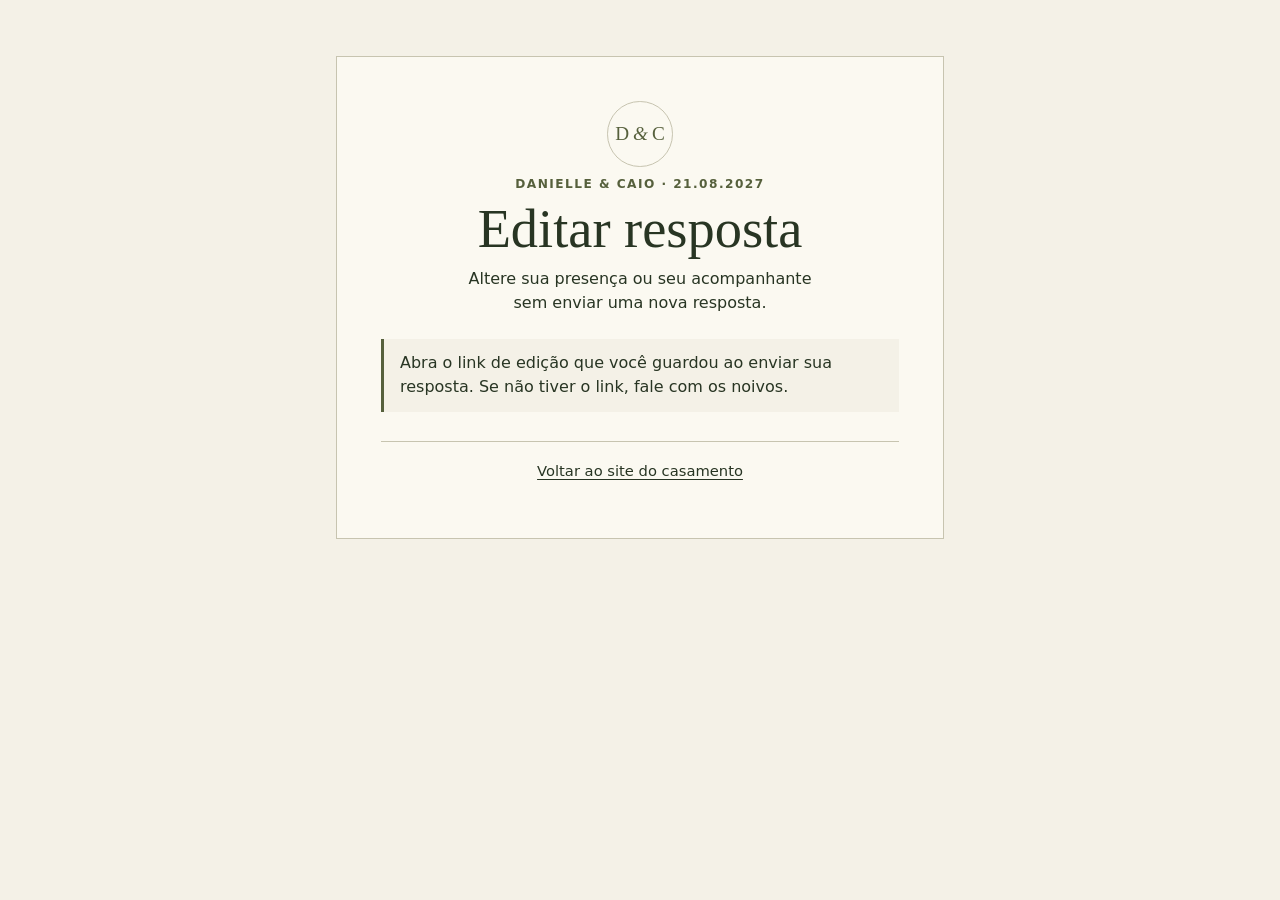
<file: editar-presenca.html>
<!doctype html>
<html lang="pt-BR">
<head>
  <meta charset="utf-8">
  <meta name="viewport" content="width=device-width, initial-scale=1">
  <meta name="robots" content="noindex,nofollow,noarchive">
  <meta name="referrer" content="no-referrer">
  <meta name="color-scheme" content="only light">
  <title>Editar resposta | Danielle &amp; Caio</title>
  <link rel="stylesheet" href="/rsvp-assets/resposta.css">
  <script src="/rsvp-assets/editar.js" defer></script>
</head>
<body>
  <main class="card">
    <header>
      <span class="sigil" aria-hidden="true">D <i>&amp;</i> C</span>
      <p class="kicker">Danielle &amp; Caio · 21.08.2027</p>
      <h1>Editar resposta</h1>
      <p>Altere sua presença ou seu acompanhante sem enviar uma nova resposta.</p>
    </header>
    <p class="notice" id="status" role="status" aria-live="polite">Abrindo sua resposta…</p>
    <button id="retry" class="secondary" type="button" hidden>Tentar novamente</button>
    <form id="editor" method="post" action="/api/rsvp-edit" hidden>
      <fieldset>
        <legend>Você poderá comparecer?</legend>
        <label class="choice"><input type="radio" name="attendance" value="sim" required> Sim, estarei lá!</label>
        <label class="choice"><input type="radio" name="attendance" value="nao"> Infelizmente não poderei ir</label>
      </fieldset>
      <div class="companion" id="companion" hidden>
        <button class="secondary" id="toggle" type="button" aria-controls="companionField" aria-expanded="false" aria-describedby="companionHint">+ Adicionar acompanhante</button>
        <p class="help" id="companionHint">Se o seu convite inclui acompanhante.</p>
        <div id="companionField" hidden>
          <label for="companionName">Nome completo do acompanhante</label>
          <input type="text" id="companionName" name="companionName" autocomplete="off" maxlength="120" minlength="2" aria-describedby="companionHint" disabled>
        </div>
      </div>
      <button id="save" class="primary" type="submit">Salvar alterações <span aria-hidden="true">→</span></button>
    </form>
    <noscript><p class="notice">Ative o JavaScript para abrir sua resposta. Se não conseguir, fale com os noivos.</p></noscript>
    <footer><a href="/">Voltar ao site do casamento</a></footer>
  </main>
</body>
</html>
</file>
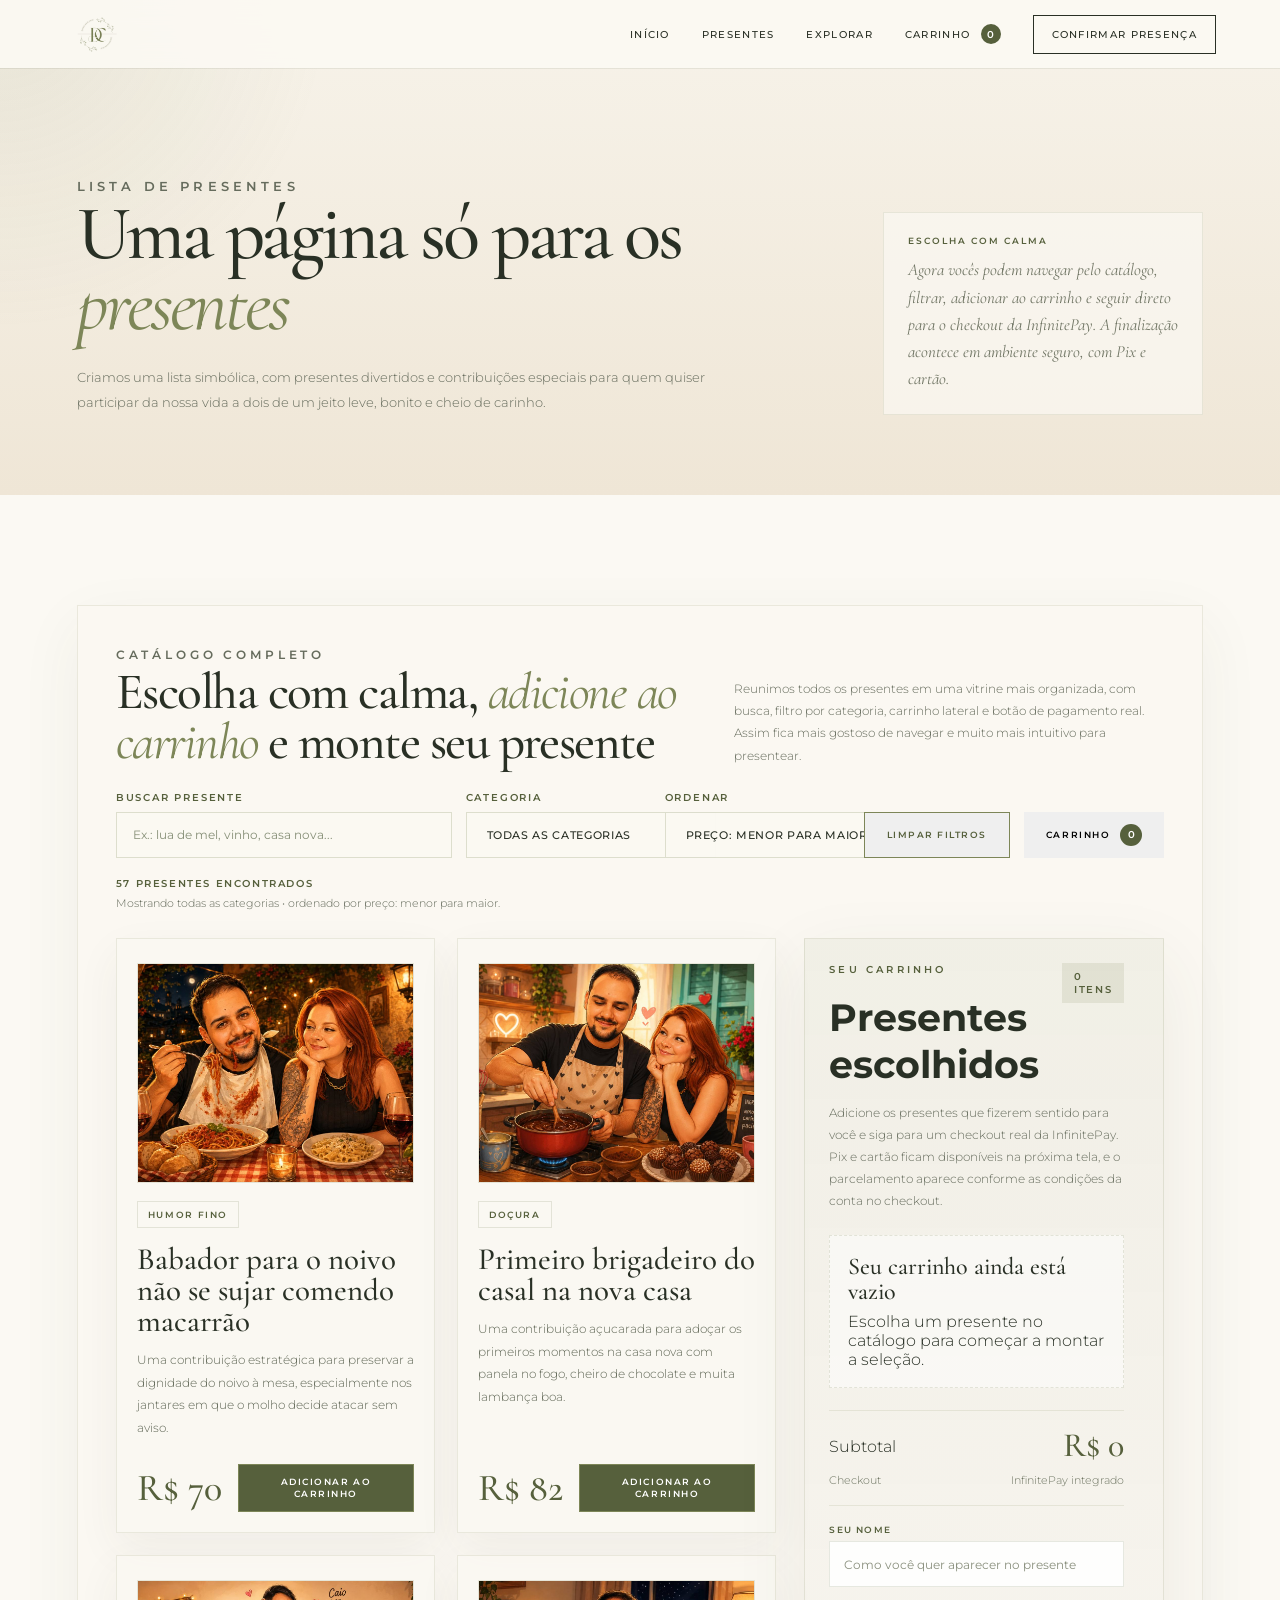
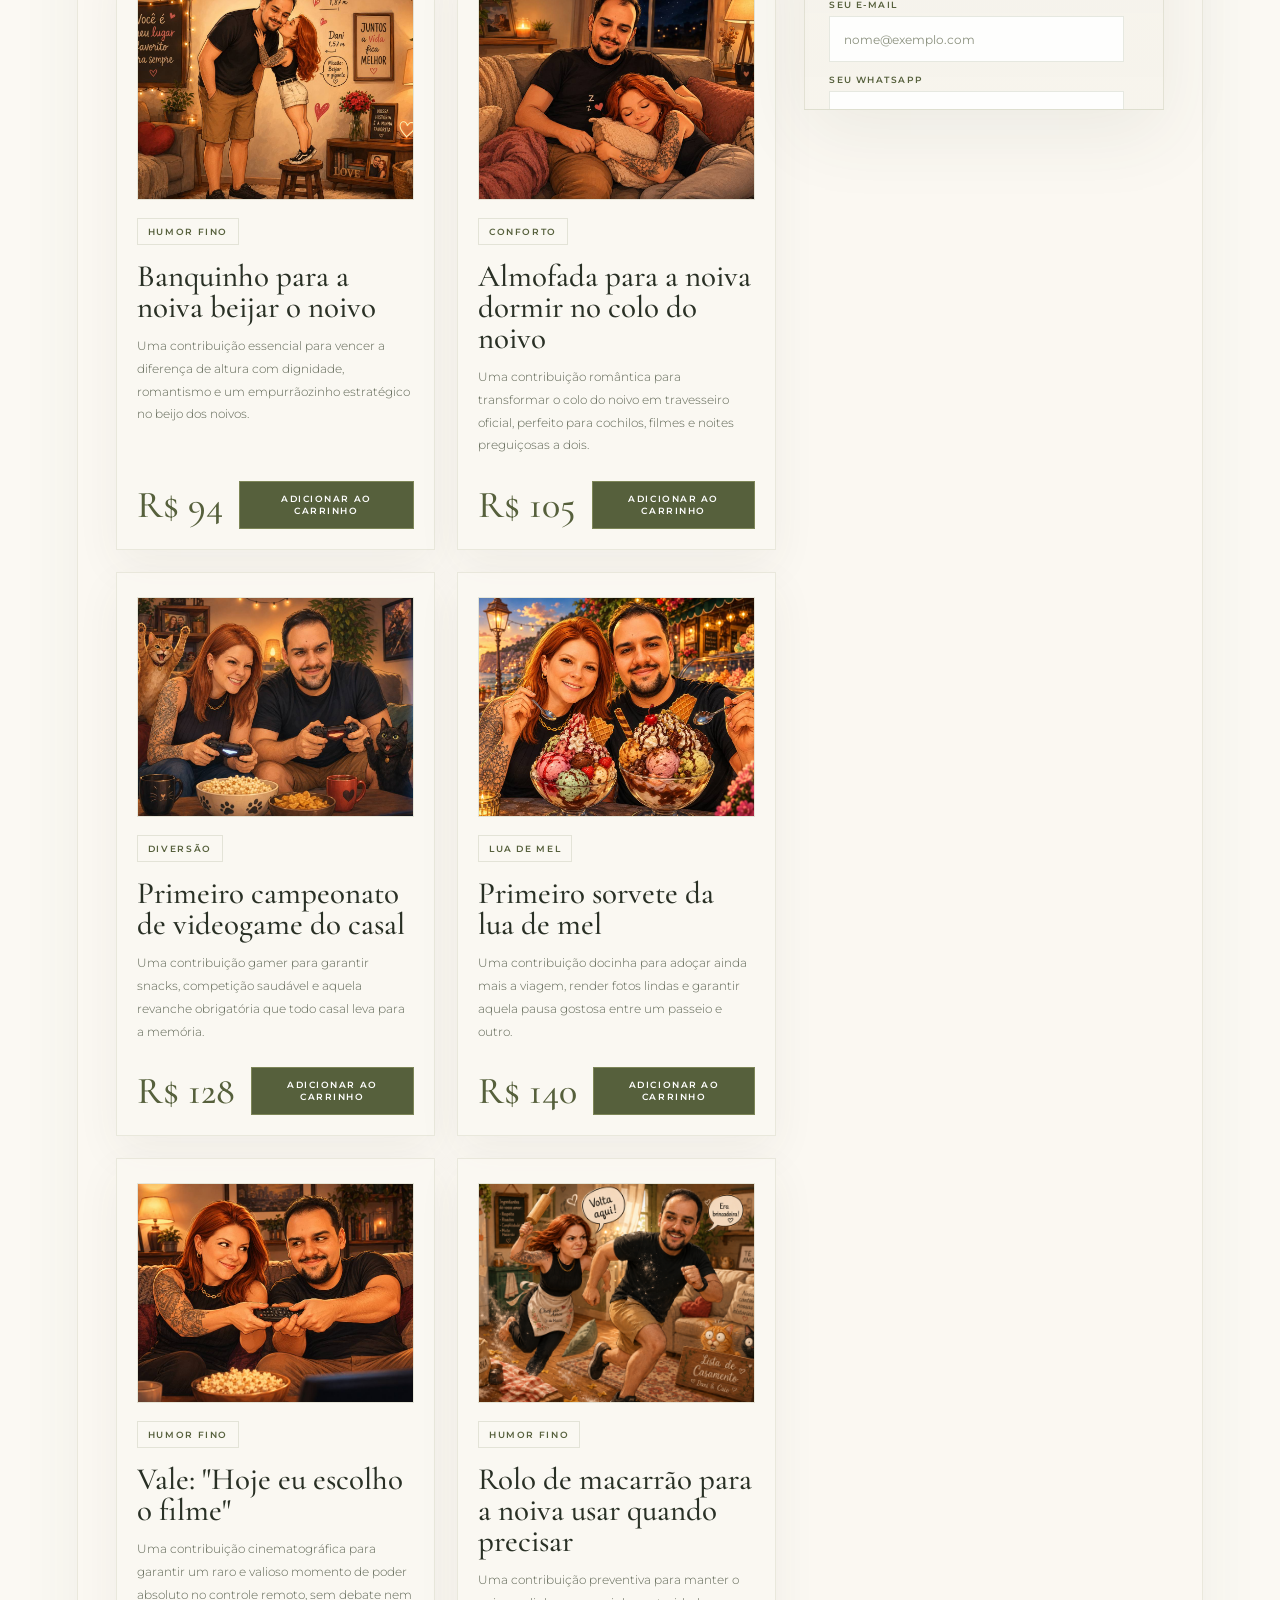
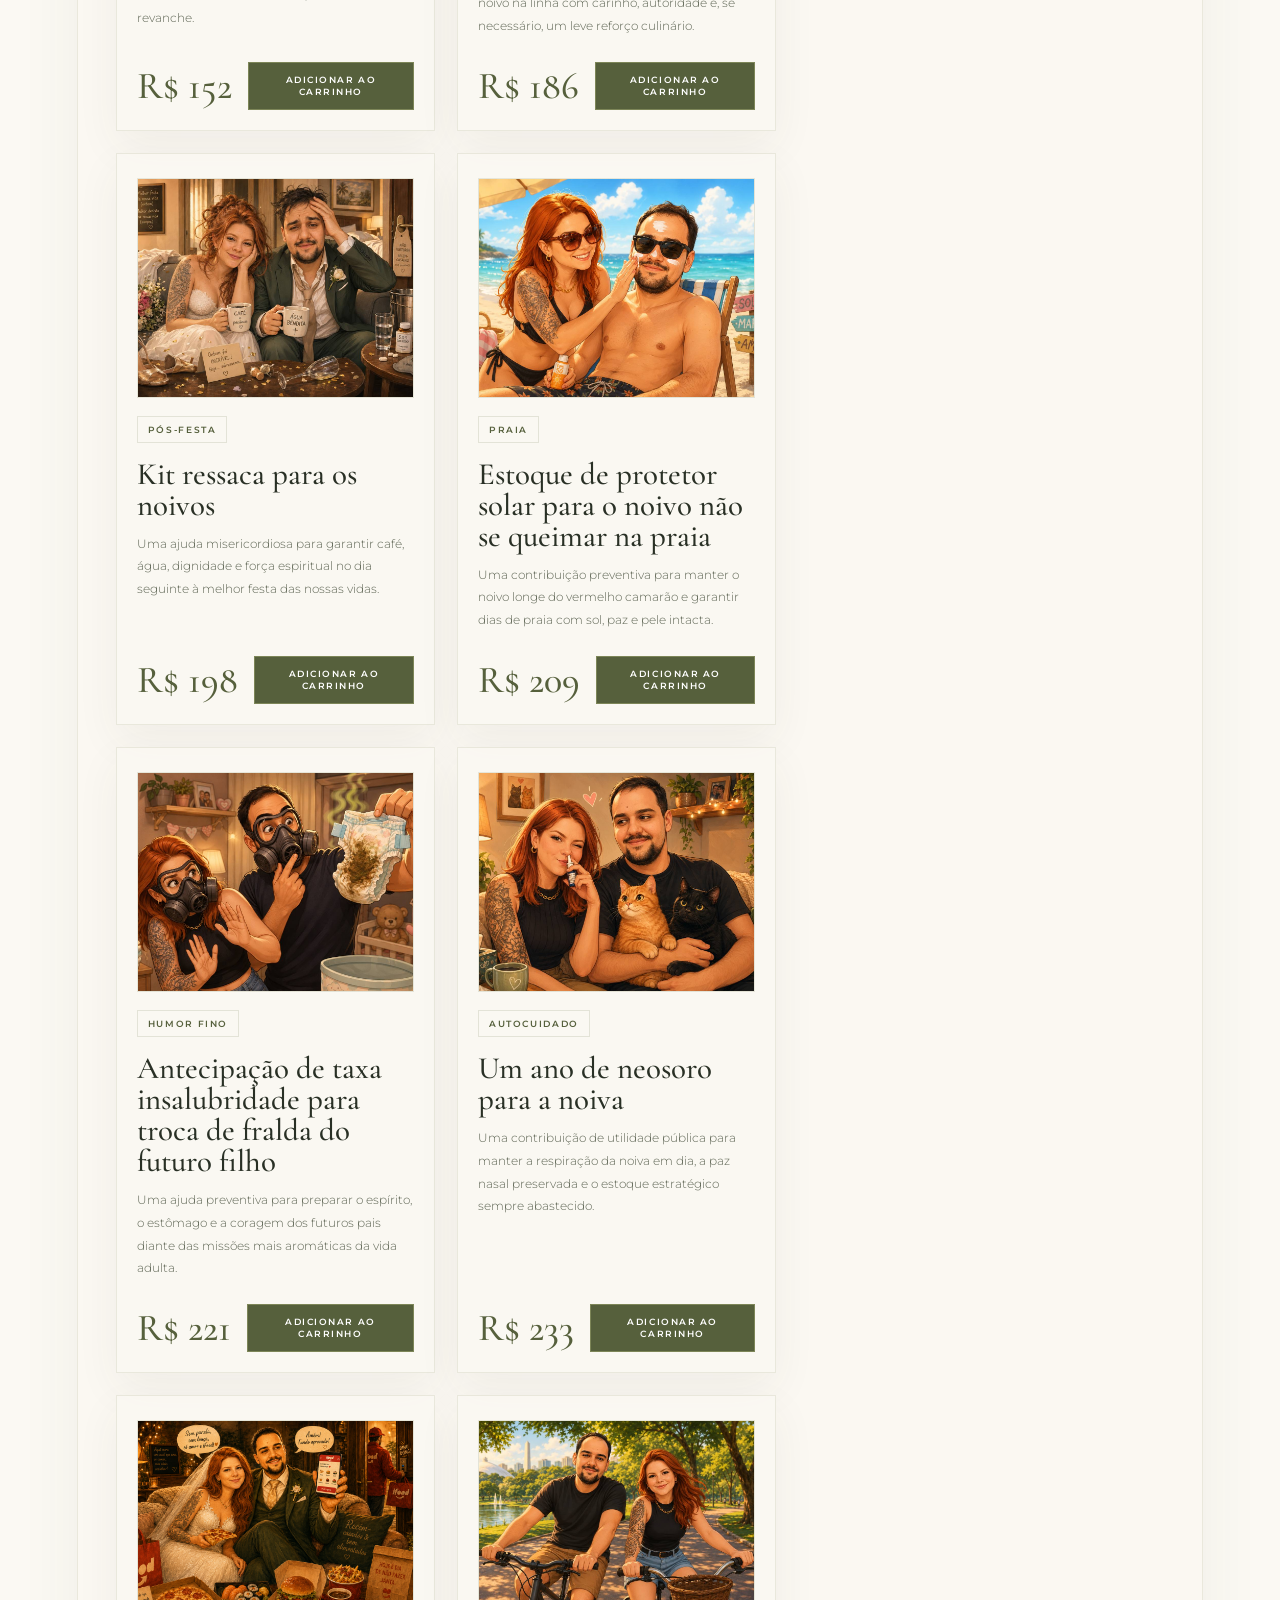
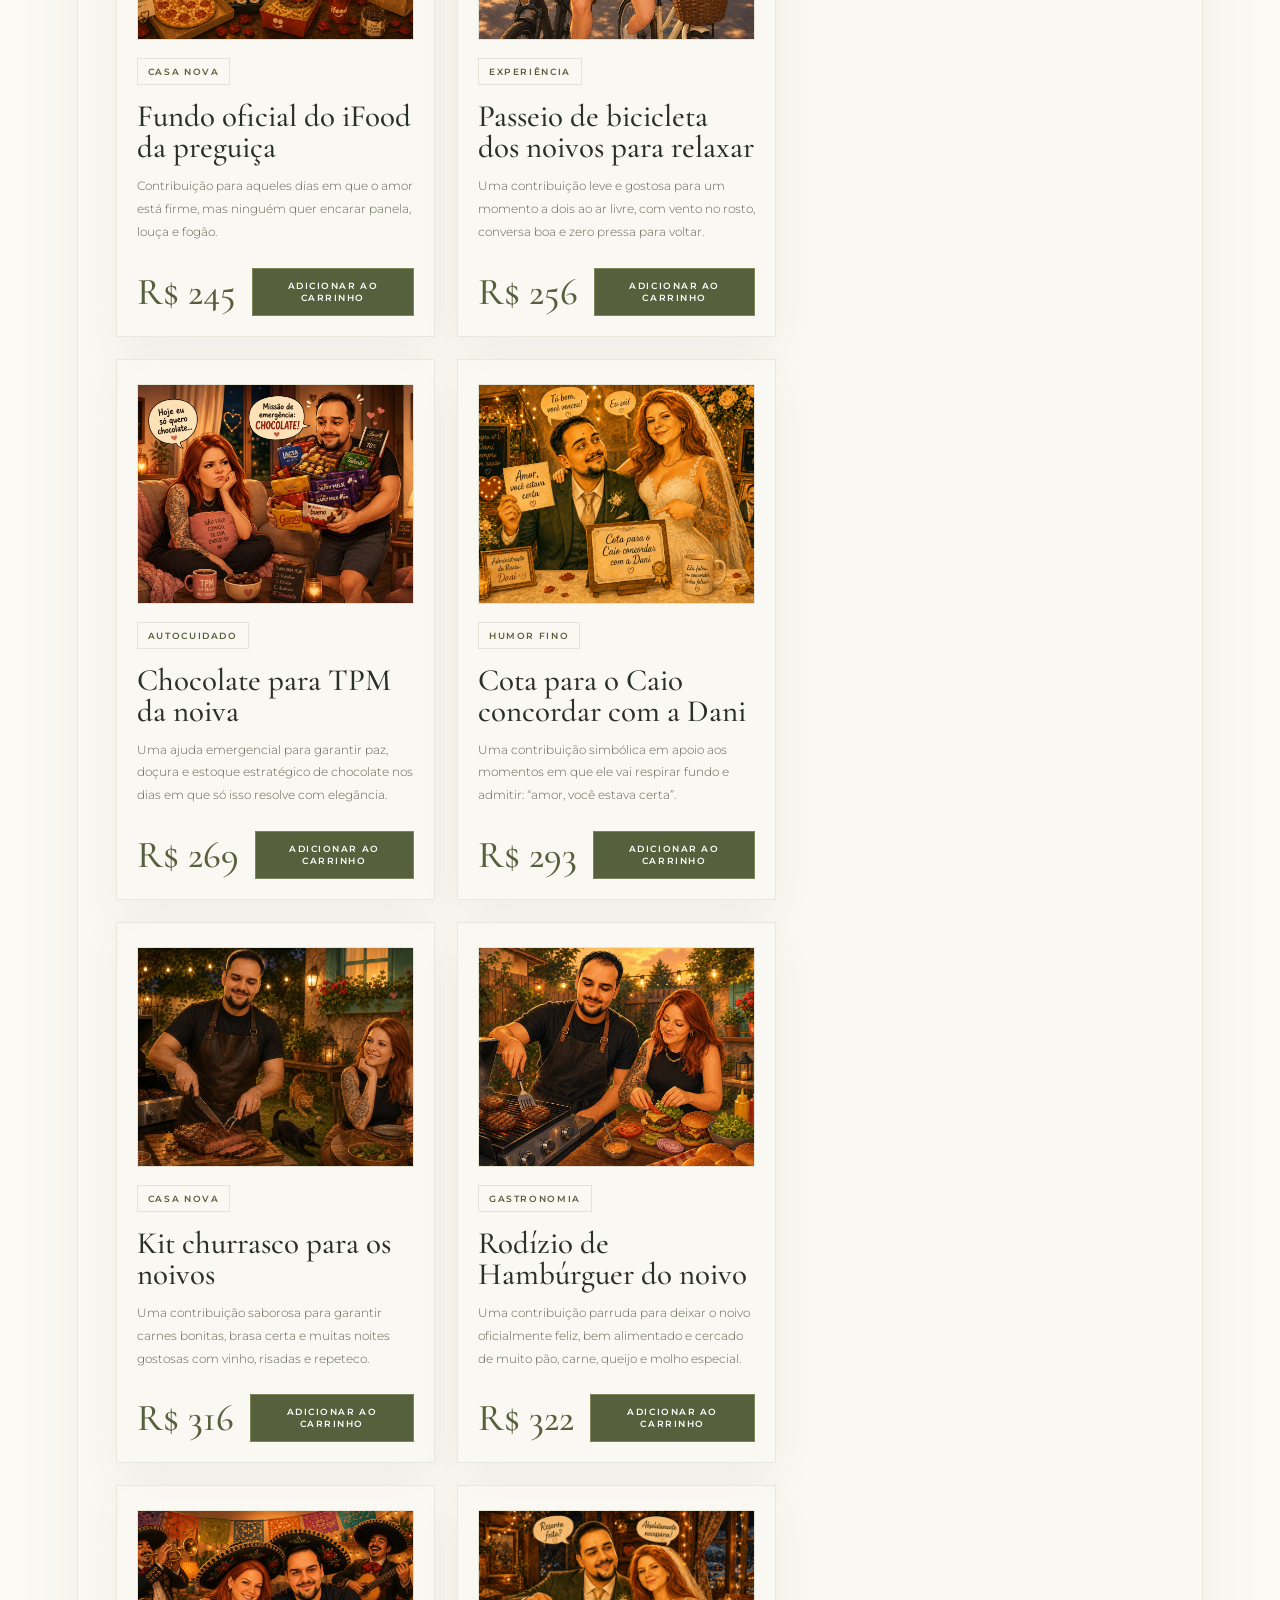
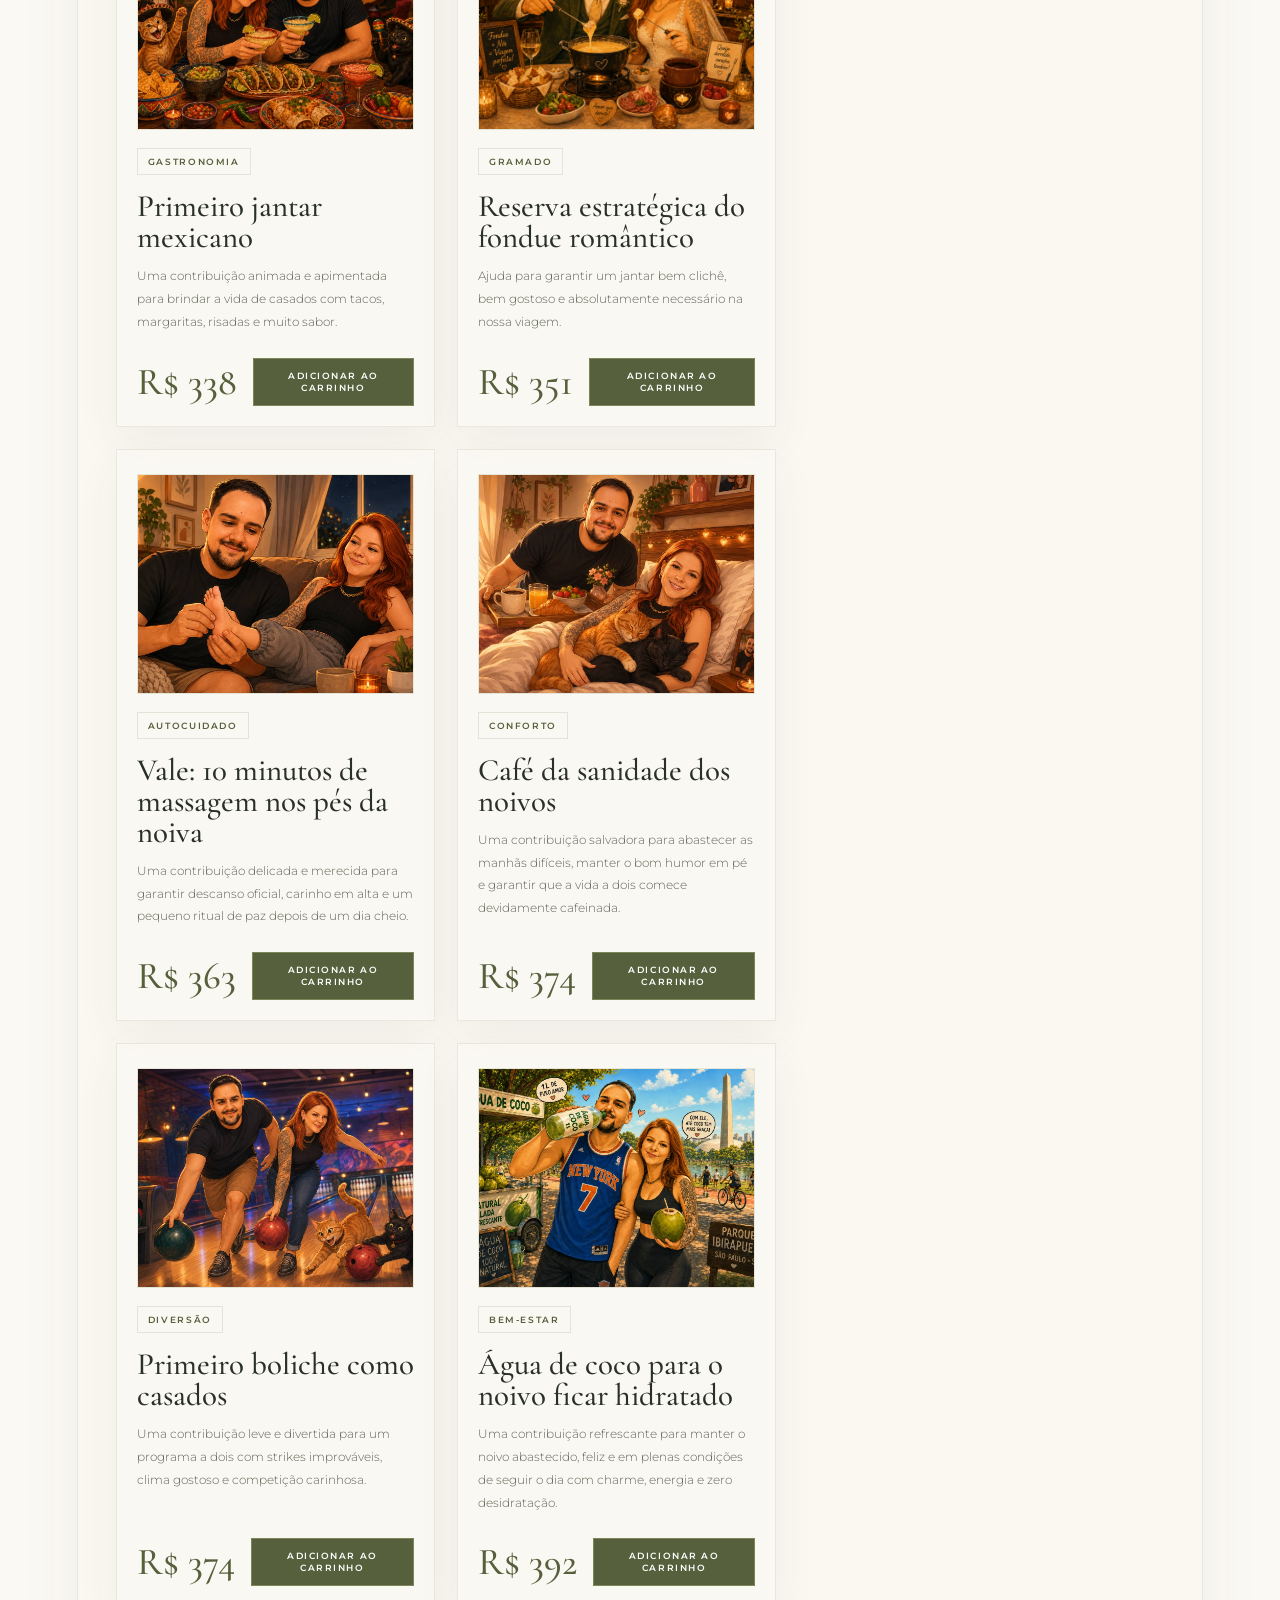
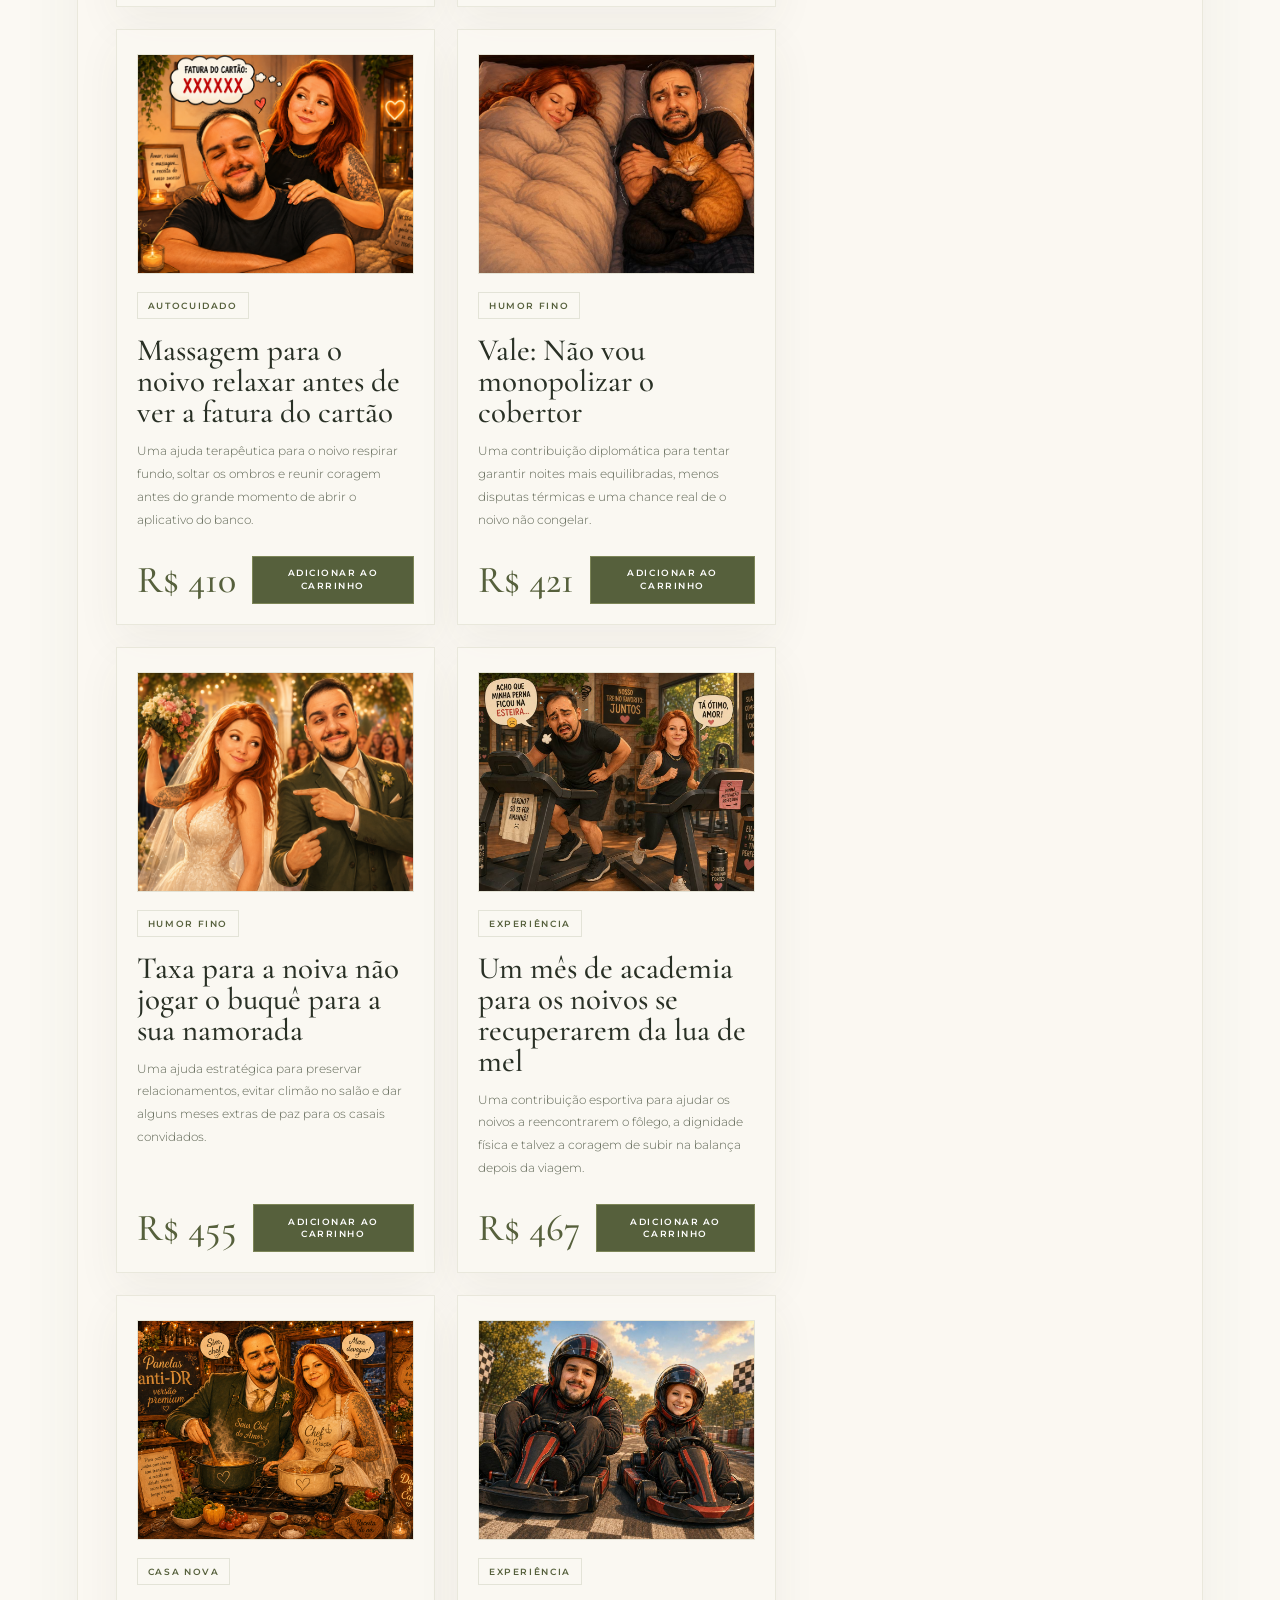
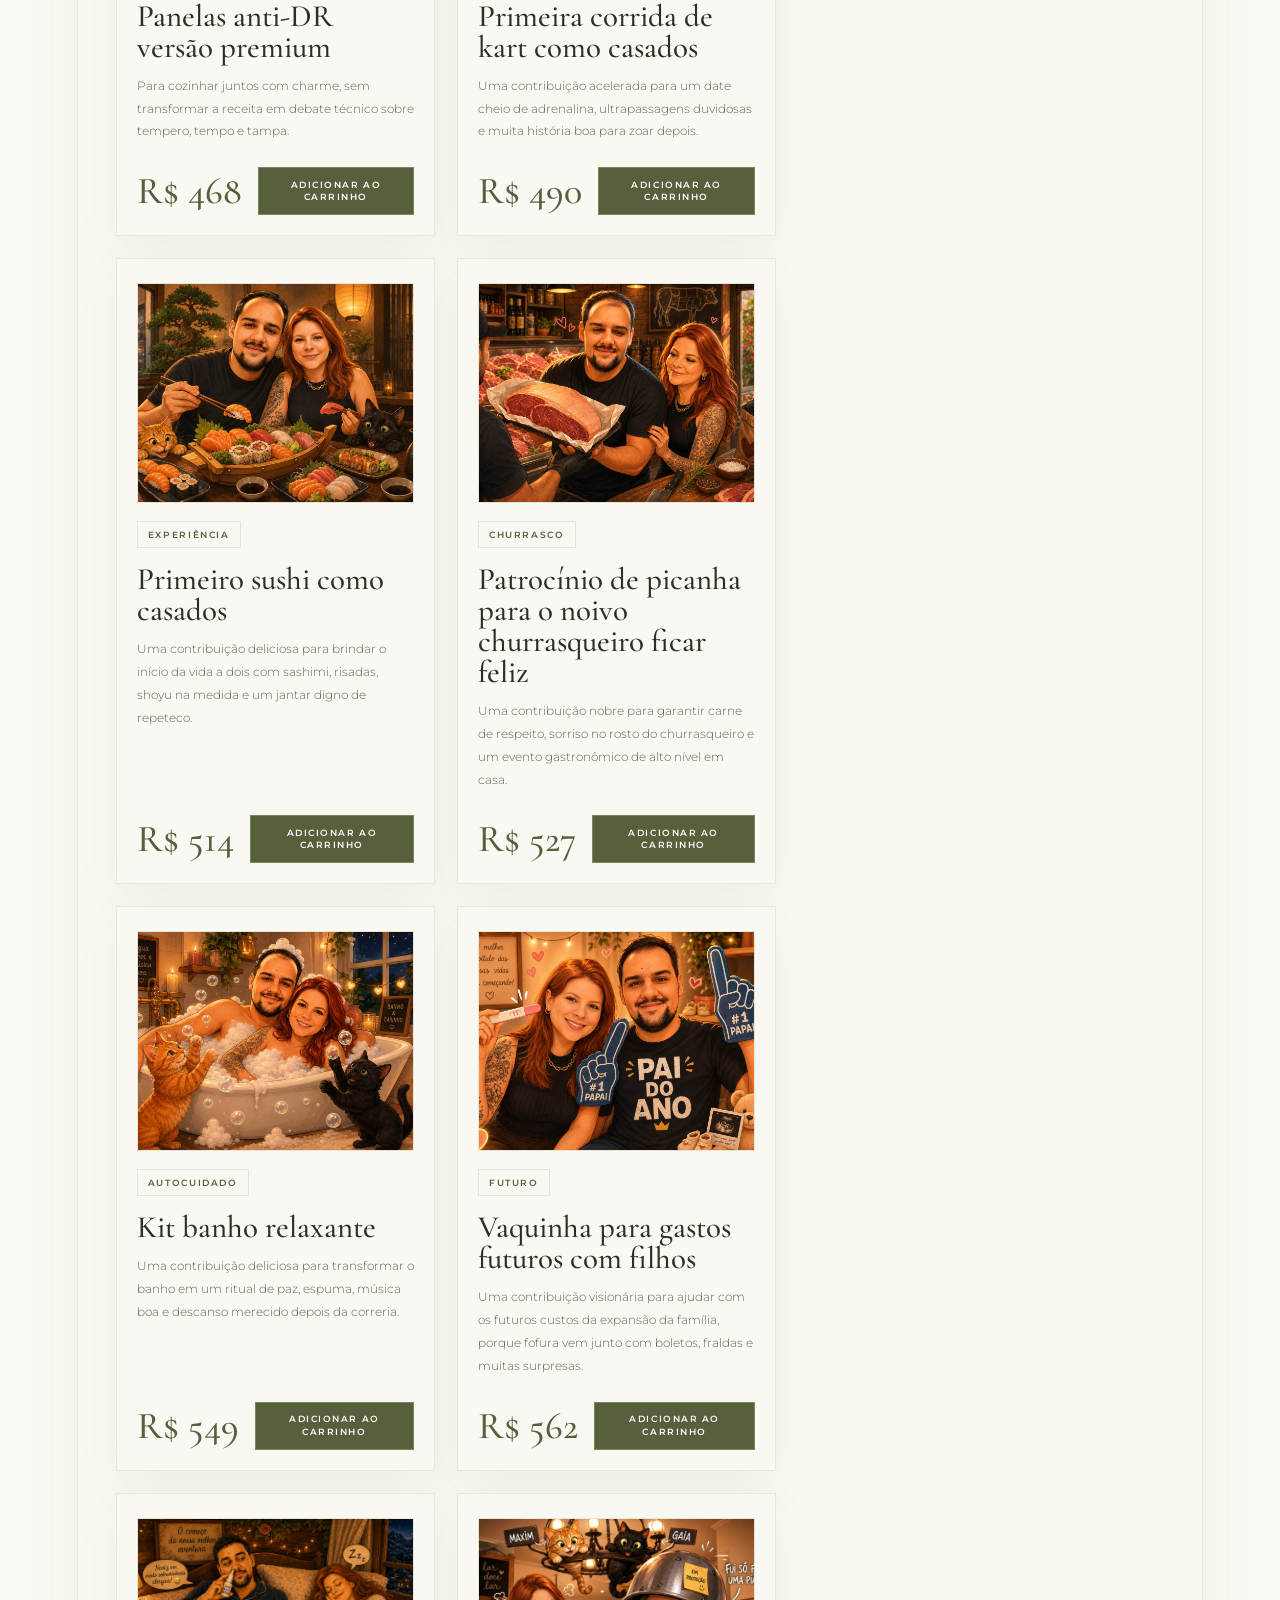
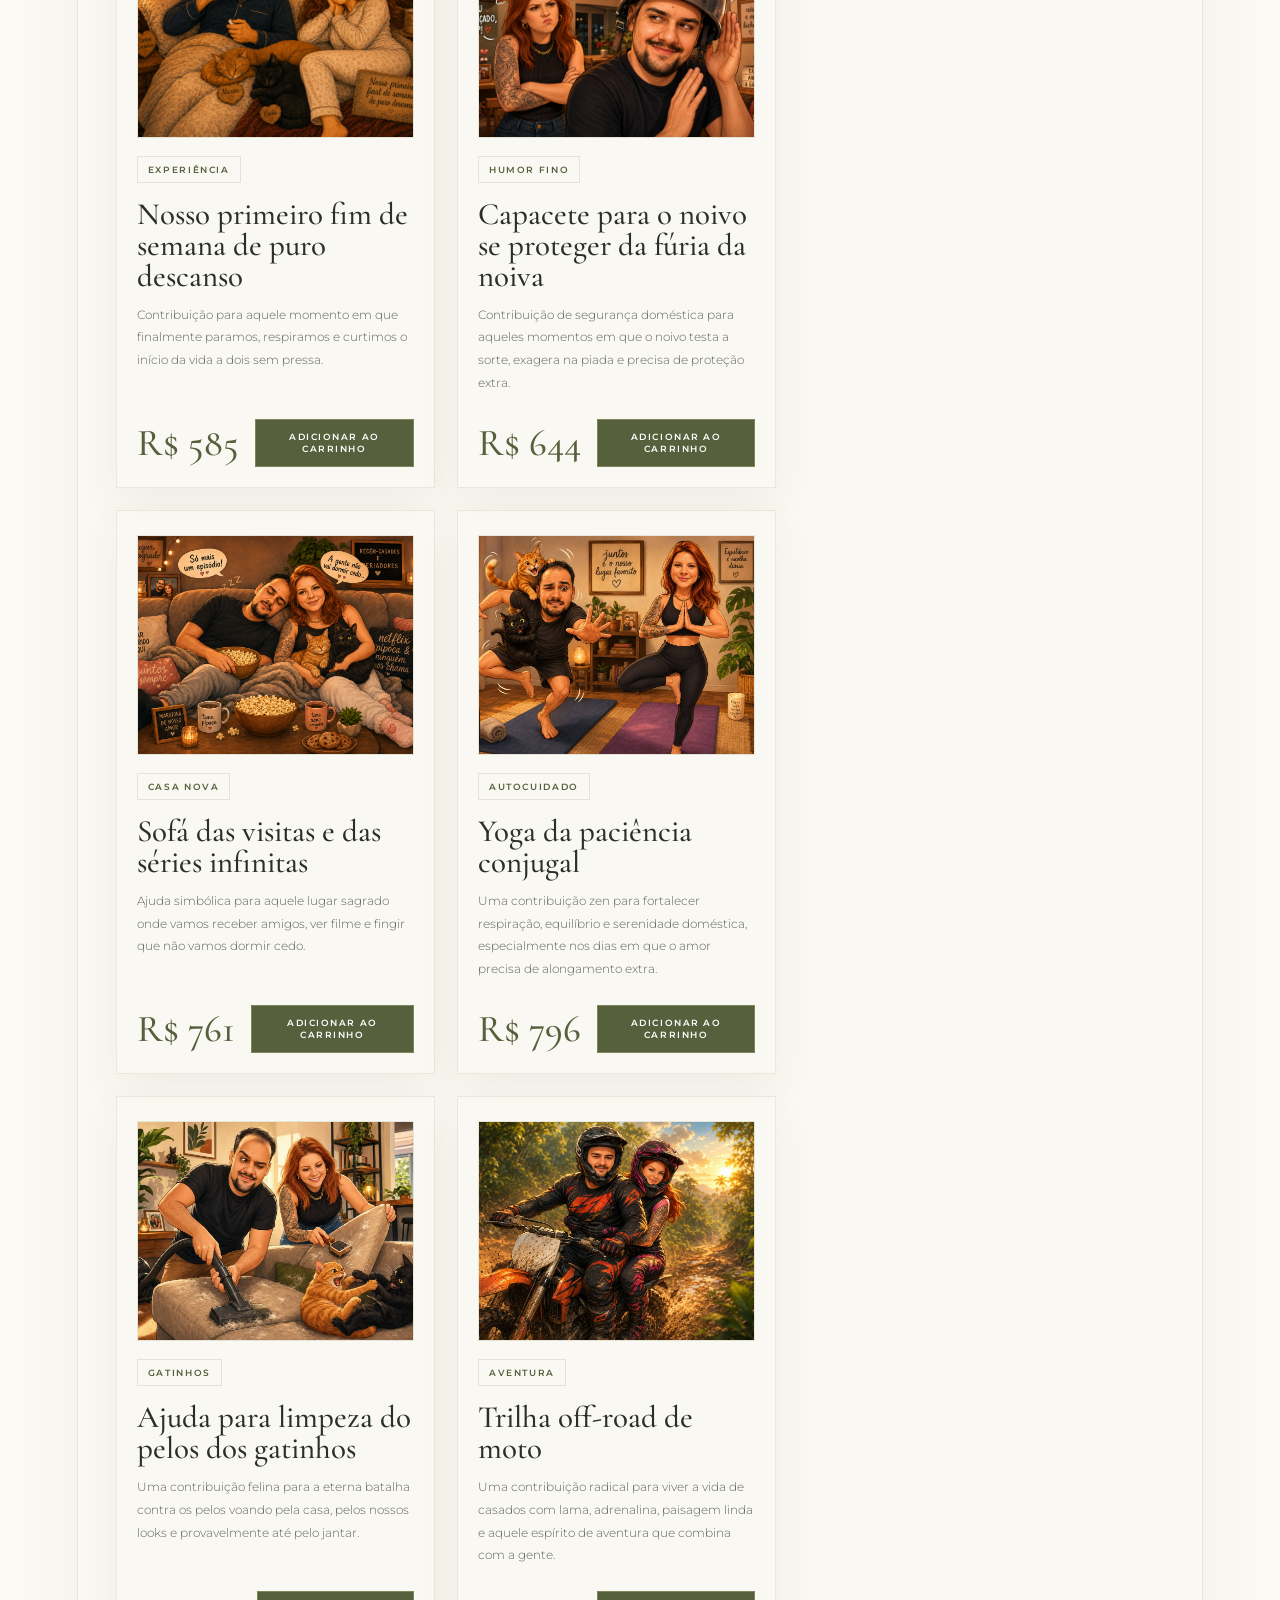
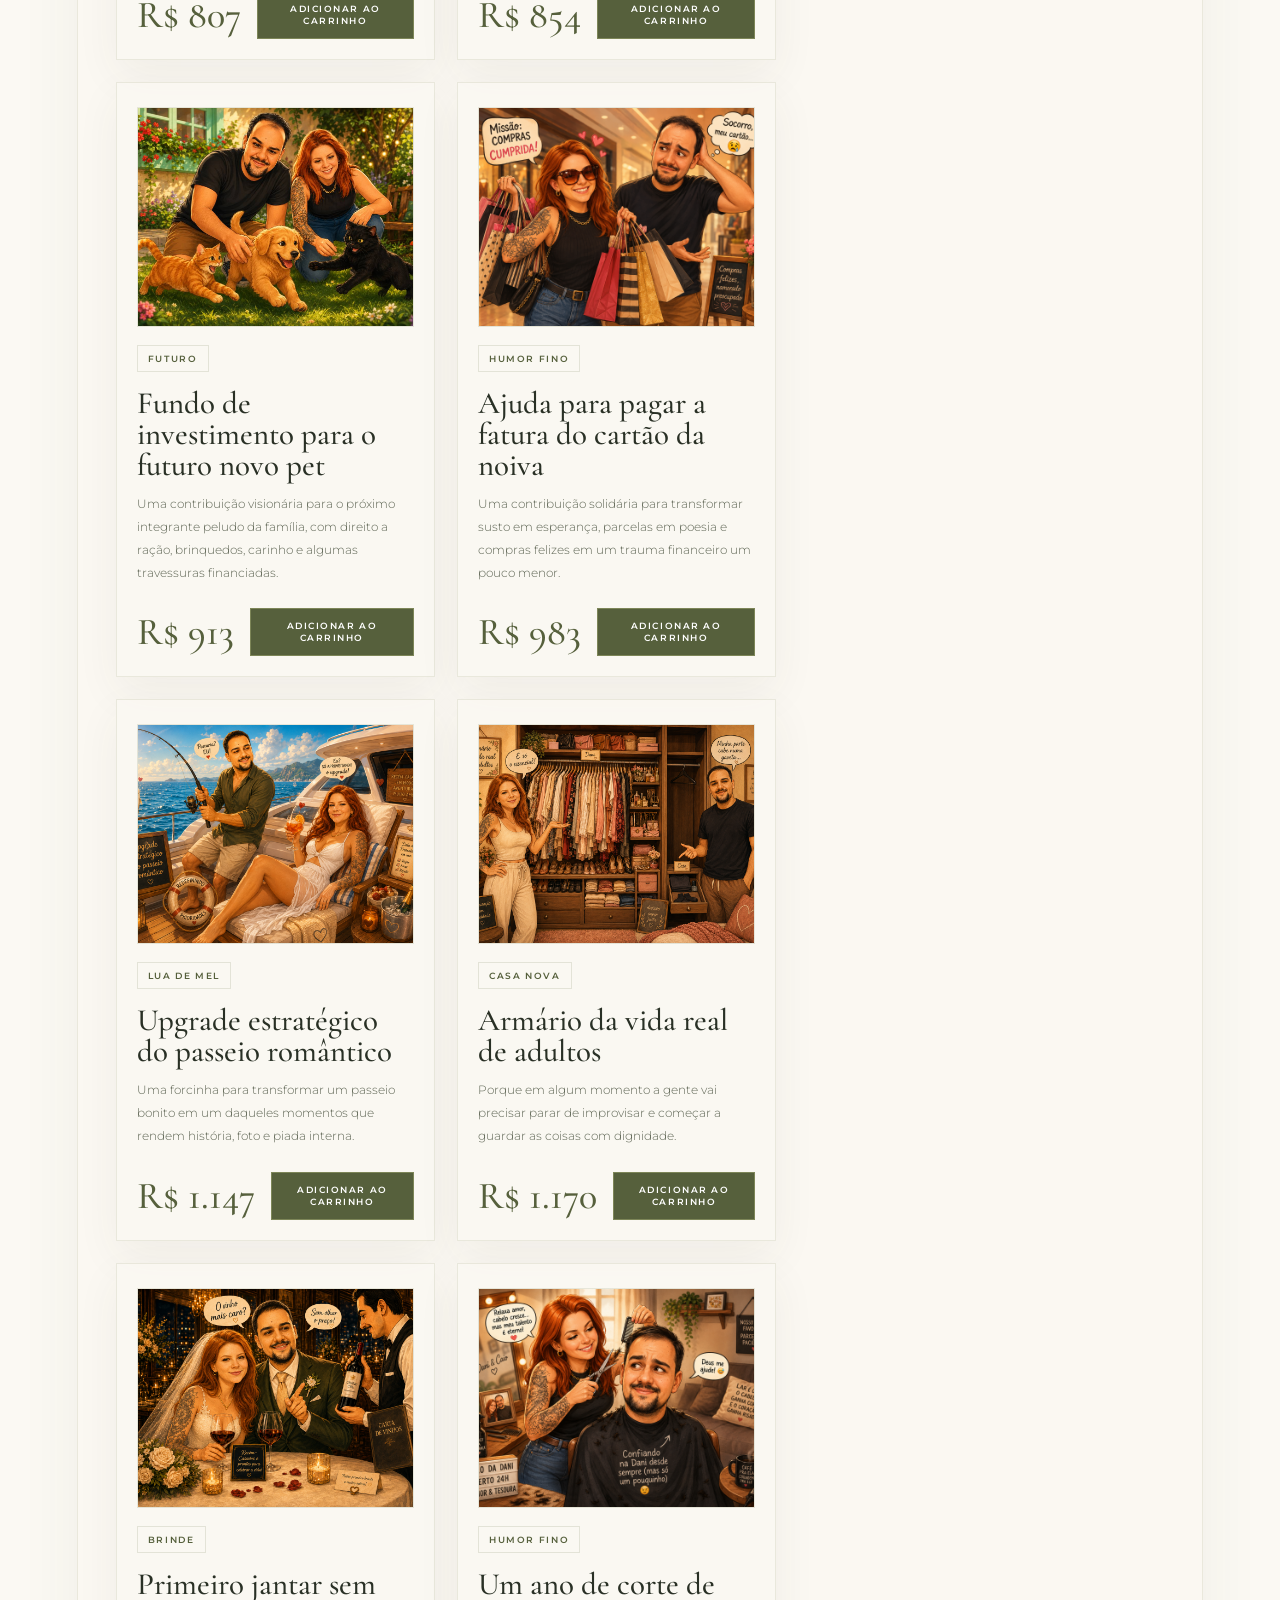
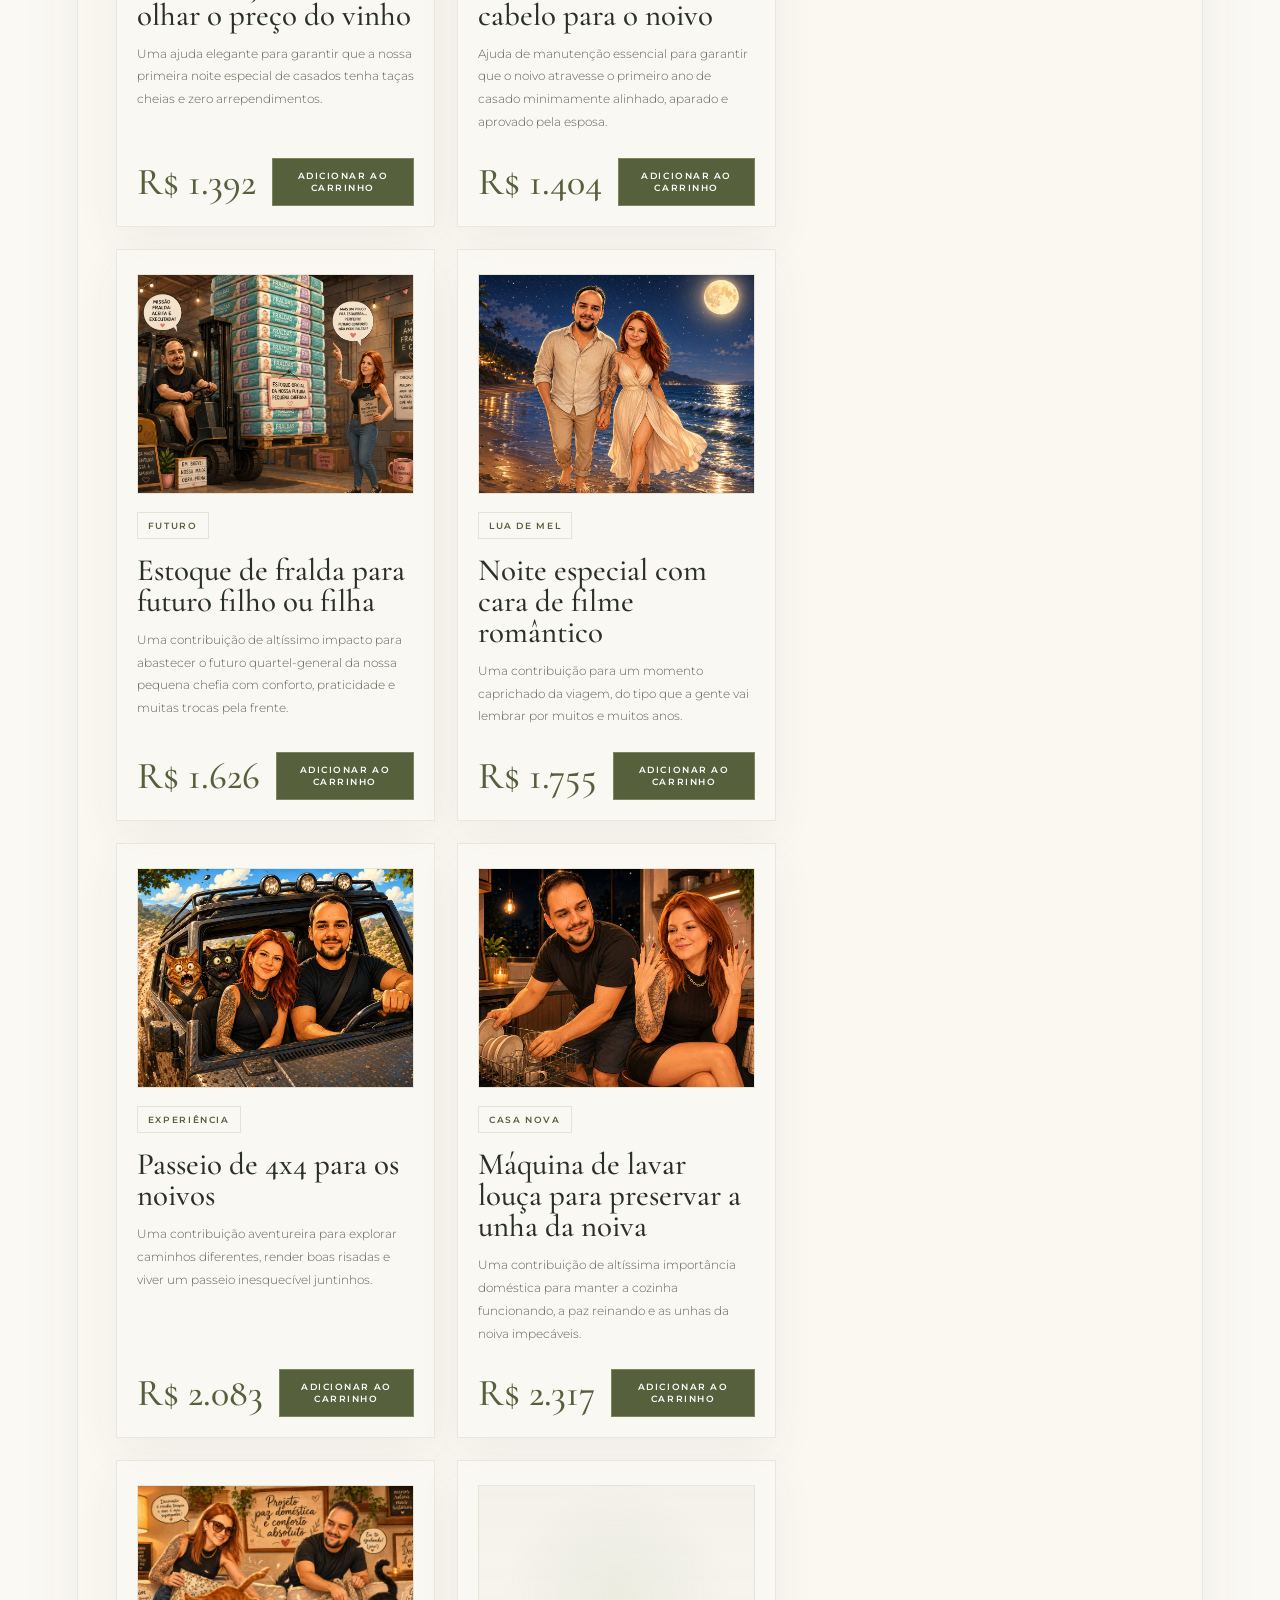
<file: gifts.html>
﻿<!doctype html>
<html lang="pt-BR">
<head>
  <meta charset="UTF-8">
  <meta name="viewport" content="width=device-width, initial-scale=1.0">
  <meta name="description" content="Lista de presentes de Danielle & Caio.">
  <meta name="theme-color" content="#7d8658">
  <title>Presentes - Danielle & Caio</title>
  <link rel="preconnect" href="https://fonts.googleapis.com">
  <link rel="preconnect" href="https://fonts.gstatic.com" crossorigin>
  <link href="https://fonts.googleapis.com/css2?family=Cormorant+Garamond:ital,wght@0,400;0,500;0,600;1,400&family=Montserrat:wght@300;400;500;600&display=swap" rel="stylesheet">
  <link rel="stylesheet" href="styles.css?v=20260702-store-filters">
  <!-- Google tag (gtag.js) -->
  <script async src="https://www.googletagmanager.com/gtag/js?id=AW-686108061"></script>
  <script>
    window.dataLayer = window.dataLayer || [];
    function gtag(){dataLayer.push(arguments);}
    gtag('js', new Date());
    gtag('config', 'AW-686108061');
  </script>
  <script src="script.js?v=20260702-store-filters" defer></script>
</head>
<body class="subpage" data-infinitepay-handle="caio-capuzzo" data-price-multiplier="1.17">
  <header class="topbar" id="topbar">
    <a class="mini-mark" href="index.html#inicio" aria-label="Voltar ao início">
      <img class="logo-light" src="assets/logo-light-transparent.png" alt="Danielle e Caio">
      <img class="logo-dark" src="assets/logo-olive-transparent.png" alt="">
    </a>
    <button class="menu-button" id="menuButton" type="button" aria-expanded="false" aria-controls="navigation">
      <span></span><span></span>
      <span class="sr-only">Abrir menu</span>
    </button>
    <nav id="navigation" aria-label="Navegação principal">
      <a href="index.html#inicio">Início</a>
      <a href="#presentes">Presentes</a>
      <a href="#ordenacao">Explorar</a>
      <a href="#carrinho">Carrinho <span class="nav-cart-count" id="navCartCount">0</span></a>
      <a class="nav-rsvp" href="index.html#rsvp">Confirmar presença</a>
    </nav>
  </header>

  <main>
    <section class="gift-page-hero">
      <div class="gift-page-hero-shell reveal visible">
        <div class="gift-page-hero-copy">
          <p class="eyebrow">Lista de presentes</p>
          <h1>Uma página só para os <em>presentes</em></h1>
          <p>Criamos uma lista simbólica, com presentes divertidos e contribuições especiais para quem quiser participar da nossa vida a dois de um jeito leve, bonito e cheio de carinho.</p>
        </div>
        <aside class="gift-page-hero-note">
          <strong>Escolha com calma</strong>
          <p>Agora vocês podem navegar pelo catálogo, filtrar, adicionar ao carrinho e seguir direto para o checkout da InfinitePay. A finalização acontece em ambiente seguro, com Pix e cartão.</p>
        </aside>
      </div>
    </section>

    <section class="gift-collections section-pad" id="presentes">
      <div class="gift-board reveal visible">
        <div class="gift-board-head">
          <div>
            <p class="eyebrow">Catálogo completo</p>
            <h2>Escolha com calma, <em>adicione ao carrinho</em> e monte seu presente</h2>
          </div>
          <p>Reunimos todos os presentes em uma vitrine mais organizada, com busca, filtro por categoria, carrinho lateral e botão de pagamento real. Assim fica mais gostoso de navegar e muito mais intuitivo para presentear.</p>
        </div>

        <div class="gift-shop-tools" id="ordenacao">
          <div class="gift-search-shell">
            <label class="gift-sortlabel" for="giftSearch">Buscar presente</label>
            <input class="gift-searchinput" id="giftSearch" type="search" placeholder="Ex.: lua de mel, vinho, casa nova..." aria-label="Buscar presente">
          </div>

          <div class="gift-filter-shell">
            <label class="gift-sortlabel" for="giftCategory">Categoria</label>
            <select class="gift-sortselect" id="giftCategory" aria-label="Filtrar por categoria">
              <option value="all" selected>Todas as categorias</option>
            </select>
          </div>

          <div class="gift-filter-shell">
            <label class="gift-sortlabel" for="giftSort">Ordenar</label>
            <select class="gift-sortselect" id="giftSort" aria-label="Ordenar presentes">
              <option value="price-asc" selected>Preço: menor para maior</option>
              <option value="price-desc">Preço: maior para menor</option>
              <option value="relevance">Relevância</option>
              <option value="alpha">Ordem alfabética</option>
            </select>
          </div>

          <button class="button outline gift-tools-reset" id="giftResetFilters" type="button">Limpar filtros</button>
          <button class="button gift-cart-toggle" id="giftCartToggle" type="button" aria-expanded="false" aria-controls="carrinho">Carrinho <span id="floatingCartCount">0</span></button>
        </div>

        <div class="gift-store-meta">
          <p class="gift-results-summary" id="giftResultsSummary" aria-live="polite">Carregando presentes...</p>
        </div>

        <div class="gift-store-layout">
        <div class="gift-store-main">
        <div class="gifts-grid" id="giftGrid">
<article class="gift-card reveal" data-price="80" data-title="banquinho para a noiva beijar o noivo" data-relevance="1">
            <div class="gift-visual" aria-hidden="true">
              <img src="assets/gift-meme-19.jpg" alt="Banquinho para a noiva beijar o noivo">
            </div>
            <span class="gift-tag">Humor fino</span>
            <h3>Banquinho para a noiva beijar o noivo</h3>
            <p>Uma contribuição essencial para vencer a diferença de altura com dignidade, romantismo e um empurrãozinho estratégico no beijo dos noivos.</p>
            <div class="gift-footer">
              <strong>R$ 80</strong>
              <a class="button outline gift-button disabled" href="#" aria-disabled="true">Link em breve</a>
            </div>
          </article>

<article class="gift-card reveal" data-price="90" data-title="almofada para a noiva dormir no colo do noivo" data-relevance="2">
            <div class="gift-visual" aria-hidden="true">
              <img src="assets/gift-meme-26.jpg" alt="Almofada para a noiva dormir no colo do noivo">
            </div>
            <span class="gift-tag">Conforto</span>
            <h3>Almofada para a noiva dormir no colo do noivo</h3>
            <p>Uma contribuição romântica para transformar o colo do noivo em travesseiro oficial, perfeito para cochilos, filmes e noites preguiçosas a dois.</p>
            <div class="gift-footer">
              <strong>R$ 90</strong>
              <a class="button outline gift-button disabled" href="#" aria-disabled="true">Link em breve</a>
            </div>
          </article>

<article class="gift-card reveal" data-price="1190" data-title="primeiro jantar sem olhar o preço do vinho" data-relevance="0">
            <div class="gift-visual" aria-hidden="true">
              <img src="assets/gift-meme-01.png" alt="Primeiro jantar sem olhar o preço do vinho">
            </div>
            <span class="gift-tag">Brinde</span>
            <h3>Primeiro jantar sem olhar o preço do vinho</h3>
            <p>Uma ajuda elegante para garantir que a nossa primeira noite especial de casados tenha taças cheias e zero arrependimentos.</p>
            <div class="gift-footer">
              <strong>R$ 1.190</strong>
              <a class="button outline gift-button disabled" href="#" aria-disabled="true">Link em breve</a>
            </div>
          </article>

<article class="gift-card reveal" data-price="169" data-title="kit ressaca para os noivos" data-relevance="4">
            <div class="gift-visual" aria-hidden="true">
              <img src="assets/gift-meme-28.jpg" alt="Kit ressaca para os noivos">
            </div>
            <span class="gift-tag">Pós-festa</span>
            <h3>Kit ressaca para os noivos</h3>
            <p>Uma ajuda misericordiosa para garantir café, água, dignidade e força espiritual no dia seguinte à melhor festa das nossas vidas.</p>
            <div class="gift-footer">
              <strong>R$ 169</strong>
              <a class="button outline gift-button disabled" href="#" aria-disabled="true">Link em breve</a>
            </div>
          </article>

<article class="gift-card reveal" data-price="189" data-title="antecipação de taxa insalubridade para troca de fralda do futuro filho" data-relevance="8">
            <div class="gift-visual" aria-hidden="true">
              <img src="assets/gift-meme-21.jpg" alt="Antecipação de taxa insalubridade para troca de fralda do futuro filho">
            </div>
            <span class="gift-tag">Humor fino</span>
            <h3>Antecipação de taxa insalubridade para troca de fralda do futuro filho</h3>
            <p>Uma ajuda preventiva para preparar o espírito, o estômago e a coragem dos futuros pais diante das missões mais aromáticas da vida adulta.</p>
            <div class="gift-footer">
              <strong>R$ 189</strong>
              <a class="button outline gift-button disabled" href="#" aria-disabled="true">Link em breve</a>
            </div>
          </article>

<article class="gift-card reveal" data-price="199" data-title="um ano de neosoro para a noiva" data-relevance="3">
            <div class="gift-visual" aria-hidden="true">
              <img src="assets/gift-meme-23.jpg" alt="Um ano de neosoro para a noiva">
            </div>
            <span class="gift-tag">Autocuidado</span>
            <h3>Um ano de neosoro para a noiva</h3>
            <p>Uma contribuição de utilidade pública para manter a respiração da noiva em dia, a paz nasal preservada e o estoque estratégico sempre abastecido.</p>
            <div class="gift-footer">
              <strong>R$ 199</strong>
              <a class="button outline gift-button disabled" href="#" aria-disabled="true">Link em breve</a>
            </div>
          </article>

<article class="gift-card reveal" data-price="209" data-title="fundo oficial do ifood da preguiça" data-relevance="5">
            <div class="gift-visual" aria-hidden="true">
              <img src="assets/gift-meme-02.png" alt="Fundo oficial do iFood da preguiça">
            </div>
            <span class="gift-tag">Casa nova</span>
            <h3>Fundo oficial do iFood da preguiça</h3>
            <p>Contribuição para aqueles dias em que o amor está firme, mas ninguém quer encarar panela, louça e fogão.</p>
            <div class="gift-footer">
              <strong>R$ 209</strong>
              <a class="button outline gift-button disabled" href="#" aria-disabled="true">Link em breve</a>
            </div>
          </article>

<article class="gift-card reveal" data-price="159" data-title="rolo de macarrão para a noiva usar quando precisar" data-relevance="6">
            <div class="gift-visual" aria-hidden="true">
              <img src="assets/gift-meme-13.png" alt="Rolo de macarrão para a noiva usar quando precisar">
            </div>
            <span class="gift-tag">Humor fino</span>
            <h3>Rolo de macarrão para a noiva usar quando precisar</h3>
            <p>Uma contribuição preventiva para manter o noivo na linha com carinho, autoridade e, se necessário, um leve reforço culinário.</p>
            <div class="gift-footer">
              <strong>R$ 159</strong>
              <a class="button outline gift-button disabled" href="#" aria-disabled="true">Link em breve</a>
            </div>
          </article>

<article class="gift-card reveal" data-price="230" data-title="chocolate para tpm da noiva" data-relevance="7">
            <div class="gift-visual" aria-hidden="true">
              <img src="assets/gift-meme-24.jpg" alt="Chocolate para TPM da noiva">
            </div>
            <span class="gift-tag">Autocuidado</span>
            <h3>Chocolate para TPM da noiva</h3>
            <p>Uma ajuda emergencial para garantir paz, doçura e estoque estratégico de chocolate nos dias em que só isso resolve com elegância.</p>
            <div class="gift-footer">
              <strong>R$ 230</strong>
              <a class="button outline gift-button disabled" href="#" aria-disabled="true">Link em breve</a>
            </div>
          </article>

<article class="gift-card reveal" data-price="250" data-title="cota para o caio concordar com a dani" data-relevance="9">
            <div class="gift-visual" aria-hidden="true">
              <img src="assets/gift-meme-03.png" alt="Cota para o Caio concordar com a Dani">
            </div>
            <span class="gift-tag">Humor fino</span>
            <h3>Cota para o Caio concordar com a Dani</h3>
            <p>Uma contribuição simbólica em apoio aos momentos em que ele vai respirar fundo e admitir: “amor, você estava certa”.</p>
            <div class="gift-footer">
              <strong>R$ 250</strong>
              <a class="button outline gift-button disabled" href="#" aria-disabled="true">Link em breve</a>
            </div>
          </article>

<article class="gift-card reveal" data-price="270" data-title="kit churrasco para os noivos" data-relevance="12">
            <div class="gift-visual" aria-hidden="true">
              <img src="assets/gift-meme-25.jpg" alt="Kit churrasco para os noivos">
            </div>
            <span class="gift-tag">Casa nova</span>
            <h3>Kit churrasco para os noivos</h3>
            <p>Uma contribuição saborosa para garantir carnes bonitas, brasa certa e muitas noites gostosas com vinho, risadas e repeteco.</p>
            <div class="gift-footer">
              <strong>R$ 270</strong>
              <a class="button outline gift-button disabled" href="#" aria-disabled="true">Link em breve</a>
            </div>
          </article>

<article class="gift-card reveal" data-price="300" data-title="reserva estratégica do fondue romântico" data-relevance="10">
            <div class="gift-visual" aria-hidden="true">
              <img src="assets/gift-meme-04.png" alt="Reserva estratégica do fondue romântico">
            </div>
            <span class="gift-tag">Gramado</span>
            <h3>Reserva estratégica do fondue romântico</h3>
            <p>Ajuda para garantir um jantar bem clichê, bem gostoso e absolutamente necessário na nossa viagem.</p>
            <div class="gift-footer">
              <strong>R$ 300</strong>
              <a class="button outline gift-button disabled" href="#" aria-disabled="true">Link em breve</a>
            </div>
          </article>

<article class="gift-card reveal" data-price="389" data-title="taxa para a noiva não jogar o buquê para a sua namorada" data-relevance="11">
            <div class="gift-visual" aria-hidden="true">
              <img src="assets/gift-meme-14.png" alt="Taxa para a noiva não jogar o buquê para a sua namorada">
            </div>
            <span class="gift-tag">Humor fino</span>
            <h3>Taxa para a noiva não jogar o buquê para a sua namorada</h3>
            <p>Uma ajuda estratégica para preservar relacionamentos, evitar climão no salão e dar alguns meses extras de paz para os casais convidados.</p>
            <div class="gift-footer">
              <strong>R$ 389</strong>
              <a class="button outline gift-button disabled" href="#" aria-disabled="true">Link em breve</a>
            </div>
          </article>

<article class="gift-card reveal" data-price="350" data-title="massagem para o noivo relaxar antes de ver a fatura do cartão" data-relevance="13">
            <div class="gift-visual" aria-hidden="true">
              <img src="assets/gift-meme-16.png" alt="Massagem para o noivo relaxar antes de ver a fatura do cartão">
            </div>
            <span class="gift-tag">Autocuidado</span>
            <h3>Massagem para o noivo relaxar antes de ver a fatura do cartão</h3>
            <p>Uma ajuda terapêutica para o noivo respirar fundo, soltar os ombros e reunir coragem antes do grande momento de abrir o aplicativo do banco.</p>
            <div class="gift-footer">
              <strong>R$ 350</strong>
              <a class="button outline gift-button disabled" href="#" aria-disabled="true">Link em breve</a>
            </div>
          </article>

<article class="gift-card reveal" data-price="400" data-title="panelas anti-dr versão premium" data-relevance="15">
            <div class="gift-visual" aria-hidden="true">
              <img src="assets/gift-meme-05.png" alt="Panelas anti-DR versão premium">
            </div>
            <span class="gift-tag">Casa nova</span>
            <h3>Panelas anti-DR versão premium</h3>
            <p>Para cozinhar juntos com charme, sem transformar a receita em debate técnico sobre tempero, tempo e tampa.</p>
            <div class="gift-footer">
              <strong>R$ 400</strong>
              <a class="button outline gift-button disabled" href="#" aria-disabled="true">Link em breve</a>
            </div>
          </article>

<article class="gift-card reveal" data-price="399" data-title="um mês de academia para os noivos se recuperarem da lua de mel" data-relevance="14">
            <div class="gift-visual" aria-hidden="true">
              <img src="assets/gift-meme-20.jpg" alt="Um mês de academia para os noivos se recuperarem da lua de mel">
            </div>
            <span class="gift-tag">Experiência</span>
            <h3>Um mês de academia para os noivos se recuperarem da lua de mel</h3>
            <p>Uma contribuição esportiva para ajudar os noivos a reencontrarem o fôlego, a dignidade física e talvez a coragem de subir na balança depois da viagem.</p>
            <div class="gift-footer">
              <strong>R$ 399</strong>
              <a class="button outline gift-button disabled" href="#" aria-disabled="true">Link em breve</a>
            </div>
          </article>

<article class="gift-card reveal" data-price="480" data-title="vaquinha para gastos futuros com filhos" data-relevance="17">
            <div class="gift-visual" aria-hidden="true">
              <img src="assets/gift-meme-22.jpg" alt="Vaquinha para gastos futuros com filhos">
            </div>
            <span class="gift-tag">Futuro</span>
            <h3>Vaquinha para gastos futuros com filhos</h3>
            <p>Uma contribuição visionária para ajudar com os futuros custos da expansão da família, porque fofura vem junto com boletos, fraldas e muitas surpresas.</p>
            <div class="gift-footer">
              <strong>R$ 480</strong>
              <a class="button outline gift-button disabled" href="#" aria-disabled="true">Link em breve</a>
            </div>
          </article>

<article class="gift-card reveal" data-price="500" data-title="nosso primeiro fim de semana de puro descanso" data-relevance="16">
            <div class="gift-visual" aria-hidden="true">
              <img src="assets/gift-meme-06.png" alt="Nosso primeiro fim de semana de puro descanso">
            </div>
            <span class="gift-tag">Experiência</span>
            <h3>Nosso primeiro fim de semana de puro descanso</h3>
            <p>Contribuição para aquele momento em que finalmente paramos, respiramos e curtimos o início da vida a dois sem pressa.</p>
            <div class="gift-footer">
              <strong>R$ 500</strong>
              <a class="button outline gift-button disabled" href="#" aria-disabled="true">Link em breve</a>
            </div>
          </article>

<article class="gift-card reveal" data-price="550" data-title="capacete para o noivo se proteger da fúria da noiva" data-relevance="19">
            <div class="gift-visual" aria-hidden="true">
              <img src="assets/gift-meme-15.png" alt="Capacete para o noivo se proteger da fúria da noiva">
            </div>
            <span class="gift-tag">Humor fino</span>
            <h3>Capacete para o noivo se proteger da fúria da noiva</h3>
            <p>Contribuição de segurança doméstica para aqueles momentos em que o noivo testa a sorte, exagera na piada e precisa de proteção extra.</p>
            <div class="gift-footer">
              <strong>R$ 550</strong>
              <a class="button outline gift-button disabled" href="#" aria-disabled="true">Link em breve</a>
            </div>
          </article>

<article class="gift-card reveal" data-price="650" data-title="sofá das visitas e das séries infinitas" data-relevance="18">
            <div class="gift-visual" aria-hidden="true">
              <img src="assets/gift-meme-07.png" alt="Sofá das visitas e das séries infinitas">
            </div>
            <span class="gift-tag">Casa nova</span>
            <h3>Sofá das visitas e das séries infinitas</h3>
            <p>Ajuda simbólica para aquele lugar sagrado onde vamos receber amigos, ver filme e fingir que não vamos dormir cedo.</p>
            <div class="gift-footer">
              <strong>R$ 650</strong>
              <a class="button outline gift-button disabled" href="#" aria-disabled="true">Link em breve</a>
            </div>
          </article>

<article class="gift-card reveal" data-price="840" data-title="ajuda para pagar a fatura do cartão da noiva" data-relevance="20">
            <div class="gift-visual" aria-hidden="true">
              <img src="assets/gift-meme-17.png" alt="Ajuda para pagar a fatura do cartão da noiva">
            </div>
            <span class="gift-tag">Humor fino</span>
            <h3>Ajuda para pagar a fatura do cartão da noiva</h3>
            <p>Uma contribuição solidária para transformar susto em esperança, parcelas em poesia e compras felizes em um trauma financeiro um pouco menor.</p>
            <div class="gift-footer">
              <strong>R$ 840</strong>
              <a class="button outline gift-button disabled" href="#" aria-disabled="true">Link em breve</a>
            </div>
          </article>

<article class="gift-card reveal" data-price="980" data-title="upgrade estratégico do passeio romântico" data-relevance="21">
            <div class="gift-visual" aria-hidden="true">
              <img src="assets/gift-meme-08.png" alt="Upgrade estratégico do passeio romântico">
            </div>
            <span class="gift-tag">Lua de mel</span>
            <h3>Upgrade estratégico do passeio romântico</h3>
            <p>Uma forcinha para transformar um passeio bonito em um daqueles momentos que rendem história, foto e piada interna.</p>
            <div class="gift-footer">
              <strong>R$ 980</strong>
              <a class="button outline gift-button disabled" href="#" aria-disabled="true">Link em breve</a>
            </div>
          </article>

<article class="gift-card reveal" data-price="1000" data-title="armário da vida real de adultos" data-relevance="22">
            <div class="gift-visual" aria-hidden="true">
              <img src="assets/gift-meme-09.png" alt="Armário da vida real de adultos">
            </div>
            <span class="gift-tag">Casa nova</span>
            <h3>Armário da vida real de adultos</h3>
            <p>Porque em algum momento a gente vai precisar parar de improvisar e começar a guardar as coisas com dignidade.</p>
            <div class="gift-footer">
              <strong>R$ 1.000</strong>
              <a class="button outline gift-button disabled" href="#" aria-disabled="true">Link em breve</a>
            </div>
          </article>

<article class="gift-card reveal" data-price="1200" data-title="um ano de corte de cabelo para o noivo" data-relevance="25">
            <div class="gift-visual" aria-hidden="true">
              <img src="assets/gift-meme-18.png" alt="Um ano de corte de cabelo para o noivo">
            </div>
            <span class="gift-tag">Humor fino</span>
            <h3>Um ano de corte de cabelo para o noivo</h3>
            <p>Ajuda de manutenção essencial para garantir que o noivo atravesse o primeiro ano de casado minimamente alinhado, aparado e aprovado pela esposa.</p>
            <div class="gift-footer">
              <strong>R$ 1.200</strong>
              <a class="button outline gift-button disabled" href="#" aria-disabled="true">Link em breve</a>
            </div>
          </article>

<article class="gift-card reveal" data-price="1390" data-title="estoque de fralda para futuro filho ou filha" data-relevance="24">
            <div class="gift-visual" aria-hidden="true">
              <img src="assets/gift-meme-27.jpg" alt="Estoque de fralda para futuro filho ou filha">
            </div>
            <span class="gift-tag">Futuro</span>
            <h3>Estoque de fralda para futuro filho ou filha</h3>
            <p>Uma contribuição de altíssimo impacto para abastecer o futuro quartel-general da nossa pequena chefia com conforto, praticidade e muitas trocas pela frente.</p>
            <div class="gift-footer">
              <strong>R$ 1.390</strong>
              <a class="button outline gift-button disabled" href="#" aria-disabled="true">Link em breve</a>
            </div>
          </article>

<article class="gift-card reveal" data-price="1500" data-title="noite especial com cara de filme romântico" data-relevance="23">
            <div class="gift-visual" aria-hidden="true">
              <img src="assets/gift-meme-10.png" alt="Noite especial com cara de filme romântico">
            </div>
            <span class="gift-tag">Lua de mel</span>
            <h3>Noite especial com cara de filme romântico</h3>
            <p>Uma contribuição para um momento caprichado da viagem, do tipo que a gente vai lembrar por muitos e muitos anos.</p>
            <div class="gift-footer">
              <strong>R$ 1.500</strong>
              <a class="button outline gift-button disabled" href="#" aria-disabled="true">Link em breve</a>
            </div>
          </article>

<article class="gift-card reveal" data-price="2190" data-title="projeto paz doméstica e conforto absoluto" data-relevance="26">
            <div class="gift-visual" aria-hidden="true">
              <img src="assets/gift-meme-11.png" alt="Projeto paz doméstica e conforto absoluto">
            </div>
            <span class="gift-tag">Casa nova</span>
            <h3>Projeto paz doméstica e conforto absoluto</h3>
            <p>Ajuda premium para deixar a casa mais gostosa, mais funcional e com mais chances de evitar pequenas crises decorativas.</p>
            <div class="gift-footer">
              <strong>R$ 2.190</strong>
              <a class="button outline gift-button disabled" href="#" aria-disabled="true">Link em breve</a>
            </div>
          </article>

<article class="gift-card reveal" data-price="2490" data-title="spa para os noivos relaxarem" data-relevance="27">
            <div class="gift-visual" aria-hidden="true">
              <img src="assets/gift-meme-29.jpg" alt="Spa para os noivos relaxarem">
            </div>
            <span class="gift-tag">Autocuidado</span>
            <h3>Spa para os noivos relaxarem</h3>
            <p>Uma contribuição de altíssimo nível para desligar o mundo, soltar as tensões e deixar os noivos vivendo em modo paz absoluta por algumas horas.</p>
            <div class="gift-footer">
              <strong>R$ 2.490</strong>
              <a class="button outline gift-button disabled" href="#" aria-disabled="true">Link em breve</a>
            </div>
          </article>

<article class="gift-card reveal" data-price="7890" data-title="empurrão generoso para a nossa vida a dois" data-relevance="28">
            <div class="gift-visual" aria-hidden="true">
              <img src="assets/gift-meme-12.png" alt="Empurrão generoso para a nossa vida a dois">
            </div>
            <span class="gift-tag">Especial</span>
            <h3>Empurrão generoso para a nossa vida a dois</h3>
            <p>Um presente super especial para ajudar em vários planos ao mesmo tempo: viagem, casa nova, conforto e memórias bonitas.</p>
            <div class="gift-footer">
              <strong>R$ 7.890</strong>
              <a class="button outline gift-button disabled" href="#" aria-disabled="true">Link em breve</a>
            </div>
          </article>

<article class="gift-card reveal" data-price="60" data-title="babador para o noivo não se sujar comendo macarrão" data-relevance="30">
            <div class="gift-visual" aria-hidden="true">
              <img src="assets/gift-meme-31.jpg" alt="Babador para o noivo não se sujar comendo macarrão">
            </div>
            <span class="gift-tag">Humor fino</span>
            <h3>Babador para o noivo não se sujar comendo macarrão</h3>
            <p>Uma contribuição estratégica para preservar a dignidade do noivo à mesa, especialmente nos jantares em que o molho decide atacar sem aviso.</p>
            <div class="gift-footer">
              <strong>R$ 60</strong>
              <a class="button outline gift-button disabled" href="#" aria-disabled="true">Link em breve</a>
            </div>
          </article>

<article class="gift-card reveal" data-price="219" data-title="passeio de bicicleta dos noivos para relaxar" data-relevance="33">
            <div class="gift-visual" aria-hidden="true">
              <img src="assets/gift-meme-34.jpg" alt="Passeio de bicicleta dos noivos para relaxar">
            </div>
            <span class="gift-tag">Experiência</span>
            <h3>Passeio de bicicleta dos noivos para relaxar</h3>
            <p>Uma contribuição leve e gostosa para um momento a dois ao ar livre, com vento no rosto, conversa boa e zero pressa para voltar.</p>
            <div class="gift-footer">
              <strong>R$ 219</strong>
              <a class="button outline gift-button disabled" href="#" aria-disabled="true">Link em breve</a>
            </div>
          </article>

<article class="gift-card reveal" data-price="690" data-title="ajuda para limpeza do pelos dos gatinhos" data-relevance="31">
            <div class="gift-visual" aria-hidden="true">
              <img src="assets/gift-meme-32.jpg" alt="Ajuda para limpeza do pelos dos gatinhos">
            </div>
            <span class="gift-tag">Gatinhos</span>
            <h3>Ajuda para limpeza do pelos dos gatinhos</h3>
            <p>Uma contribuição felina para a eterna batalha contra os pelos voando pela casa, pelos nossos looks e provavelmente até pelo jantar.</p>
            <div class="gift-footer">
              <strong>R$ 690</strong>
              <a class="button outline gift-button disabled" href="#" aria-disabled="true">Link em breve</a>
            </div>
          </article>

<article class="gift-card reveal" data-price="1980" data-title="máquina de lavar louça para preservar a unha da noiva" data-relevance="29">
            <div class="gift-visual" aria-hidden="true">
              <img src="assets/gift-meme-30.jpg" alt="Máquina de lavar louça para preservar a unha da noiva">
            </div>
            <span class="gift-tag">Casa nova</span>
            <h3>Máquina de lavar louça para preservar a unha da noiva</h3>
            <p>Uma contribuição de altíssima importância doméstica para manter a cozinha funcionando, a paz reinando e as unhas da noiva impecáveis.</p>
            <div class="gift-footer">
              <strong>R$ 1.980</strong>
              <a class="button outline gift-button disabled" href="#" aria-disabled="true">Link em breve</a>
            </div>
          </article>

<article class="gift-card reveal" data-price="2780" data-title="vale cama gigante para o noivo não ficar com os pés para fora" data-relevance="32">
            <div class="gift-visual" aria-hidden="true">
              <img src="assets/gift-meme-33.jpg" alt="Vale cama gigante para o noivo não ficar com os pés para fora">
            </div>
            <span class="gift-tag">Conforto</span>
            <h3>Vale cama gigante para o noivo não ficar com os pés para fora</h3>
            <p>Uma contribuição essencial para garantir noites de sono mais civilizadas, cobertor compartilhado em paz e zero pé escapando pela beirada.</p>
            <div class="gift-footer">
              <strong>R$ 2.780</strong>
              <a class="button outline gift-button disabled" href="#" aria-disabled="true">Link em breve</a>
            </div>
          </article>

<article class="gift-card reveal" data-price="70" data-title="primeiro brigadeiro do casal na nova casa" data-relevance="43">
            <div class="gift-visual" aria-hidden="true">
              <img src="assets/gift-meme-38.jpg" alt="Primeiro brigadeiro do casal na nova casa">
            </div>
            <span class="gift-tag">Doçura</span>
            <h3>Primeiro brigadeiro do casal na nova casa</h3>
            <p>Uma contribuição açucarada para adoçar os primeiros momentos na casa nova com panela no fogo, cheiro de chocolate e muita lambança boa.</p>
            <div class="gift-footer">
              <strong>R$ 70</strong>
              <a class="button outline gift-button disabled" href="#" aria-disabled="true">Link em breve</a>
            </div>
          </article>

<article class="gift-card reveal" data-price="179" data-title="estoque de protetor solar para o noivo não se queimar na praia" data-relevance="41">
            <div class="gift-visual" aria-hidden="true">
              <img src="assets/gift-meme-35.jpg" alt="Estoque de protetor solar para o noivo não se queimar na praia">
            </div>
            <span class="gift-tag">Praia</span>
            <h3>Estoque de protetor solar para o noivo não se queimar na praia</h3>
            <p>Uma contribuição preventiva para manter o noivo longe do vermelho camarão e garantir dias de praia com sol, paz e pele intacta.</p>
            <div class="gift-footer">
              <strong>R$ 179</strong>
              <a class="button outline gift-button disabled" href="#" aria-disabled="true">Link em breve</a>
            </div>
          </article>

<article class="gift-card reveal" data-price="450" data-title="patrocínio de picanha para o noivo churrasqueiro ficar feliz" data-relevance="42">
            <div class="gift-visual" aria-hidden="true">
              <img src="assets/gift-meme-37.jpg" alt="Patrocínio de picanha para o noivo churrasqueiro ficar feliz">
            </div>
            <span class="gift-tag">Churrasco</span>
            <h3>Patrocínio de picanha para o noivo churrasqueiro ficar feliz</h3>
            <p>Uma contribuição nobre para garantir carne de respeito, sorriso no rosto do churrasqueiro e um evento gastronômico de alto nível em casa.</p>
            <div class="gift-footer">
              <strong>R$ 450</strong>
              <a class="button outline gift-button disabled" href="#" aria-disabled="true">Link em breve</a>
            </div>
          </article>

<article class="gift-card reveal" data-price="780" data-title="fundo de investimento para o futuro novo pet" data-relevance="44">
            <div class="gift-visual" aria-hidden="true">
              <img src="assets/gift-meme-39.jpg" alt="Fundo de investimento para o futuro novo pet">
            </div>
            <span class="gift-tag">Futuro</span>
            <h3>Fundo de investimento para o futuro novo pet</h3>
            <p>Uma contribuição visionária para o próximo integrante peludo da família, com direito a ração, brinquedos, carinho e algumas travessuras financiadas.</p>
            <div class="gift-footer">
              <strong>R$ 780</strong>
              <a class="button outline gift-button disabled" href="#" aria-disabled="true">Link em breve</a>
            </div>
          </article>

<article class="gift-card reveal" data-price="4390" data-title="contribuição para a construção da primeira casa" data-relevance="40">
            <div class="gift-visual" aria-hidden="true">
              <img src="assets/gift-meme-36.jpg" alt="Contribuição para a construção da primeira casa">
            </div>
            <span class="gift-tag">Casa nova</span>
            <h3>Contribuição para a construção da primeira casa</h3>
            <p>Uma ajuda gigantesca e super especial para transformar planta, sonho e muito amor em paredes, teto e o nosso primeiro lar de verdade.</p>
            <div class="gift-footer">
              <strong>R$ 4.390</strong>
              <a class="button outline gift-button disabled" href="#" aria-disabled="true">Link em breve</a>
            </div>
          </article>

<article class="gift-card reveal" data-price="120" data-title="primeiro sorvete da lua de mel" data-relevance="45">
            <div class="gift-visual" aria-hidden="true">
              <img src="assets/gift-meme-40.jpg" alt="Primeiro sorvete da lua de mel">
            </div>
            <span class="gift-tag">Lua de mel</span>
            <h3>Primeiro sorvete da lua de mel</h3>
            <p>Uma contribuição docinha para adoçar ainda mais a viagem, render fotos lindas e garantir aquela pausa gostosa entre um passeio e outro.</p>
            <div class="gift-footer">
              <strong>R$ 120</strong>
              <a class="button outline gift-button disabled" href="#" aria-disabled="true">Link em breve</a>
            </div>
          </article>

<article class="gift-card reveal" data-price="680" data-title="yoga da paciência conjugal" data-relevance="46">
            <div class="gift-visual" aria-hidden="true">
              <img src="assets/gift-meme-41.jpg" alt="Yoga da paciência conjugal">
            </div>
            <span class="gift-tag">Autocuidado</span>
            <h3>Yoga da paciência conjugal</h3>
            <p>Uma contribuição zen para fortalecer respiração, equilíbrio e serenidade doméstica, especialmente nos dias em que o amor precisa de alongamento extra.</p>
            <div class="gift-footer">
              <strong>R$ 680</strong>
              <a class="button outline gift-button disabled" href="#" aria-disabled="true">Link em breve</a>
            </div>
          </article>

<article class="gift-card reveal" data-price="439" data-title="primeiro sushi como casados" data-relevance="47">
            <div class="gift-visual" aria-hidden="true">
              <img src="assets/gift-meme-42.jpg" alt="Primeiro sushi como casados">
            </div>
            <span class="gift-tag">Experiência</span>
            <h3>Primeiro sushi como casados</h3>
            <p>Uma contribuição deliciosa para brindar o início da vida a dois com sashimi, risadas, shoyu na medida e um jantar digno de repeteco.</p>
            <div class="gift-footer">
              <strong>R$ 439</strong>
              <a class="button outline gift-button disabled" href="#" aria-disabled="true">Link em breve</a>
            </div>
          </article>

<article class="gift-card reveal" data-price="275" data-title="rodízio de hambúrguer do noivo" data-relevance="48">
            <div class="gift-visual" aria-hidden="true">
              <img src="assets/gift-meme-43.jpg" alt="Rodízio de Hambúrguer do noivo">
            </div>
            <span class="gift-tag">Gastronomia</span>
            <h3>Rodízio de Hambúrguer do noivo</h3>
            <p>Uma contribuição parruda para deixar o noivo oficialmente feliz, bem alimentado e cercado de muito pão, carne, queijo e molho especial.</p>
            <div class="gift-footer">
              <strong>R$ 275</strong>
              <a class="button outline gift-button disabled" href="#" aria-disabled="true">Link em breve</a>
            </div>
          </article>

<article class="gift-card reveal" data-price="130" data-title="vale hoje eu escolho o filme" data-relevance="49">
            <div class="gift-visual" aria-hidden="true">
              <img src="assets/gift-meme-44.jpg" alt="Vale Hoje eu escolho o filme">
            </div>
            <span class="gift-tag">Humor fino</span>
            <h3>Vale: "Hoje eu escolho o filme"</h3>
            <p>Uma contribuição cinematográfica para garantir um raro e valioso momento de poder absoluto no controle remoto, sem debate nem revanche.</p>
            <div class="gift-footer">
              <strong>R$ 130</strong>
              <a class="button outline gift-button disabled" href="#" aria-disabled="true">Link em breve</a>
            </div>
          </article>

<article class="gift-card reveal" data-price="320" data-title="café da sanidade dos noivos" data-relevance="50">
            <div class="gift-visual" aria-hidden="true">
              <img src="assets/gift-meme-45.jpg" alt="Café da sanidade dos noivos">
            </div>
            <span class="gift-tag">Conforto</span>
            <h3>Café da sanidade dos noivos</h3>
            <p>Uma contribuição salvadora para abastecer as manhãs difíceis, manter o bom humor em pé e garantir que a vida a dois comece devidamente cafeinada.</p>
            <div class="gift-footer">
              <strong>R$ 320</strong>
              <a class="button outline gift-button disabled" href="#" aria-disabled="true">Link em breve</a>
            </div>
          </article>

<article class="gift-card reveal" data-price="2870" data-title="upgrade de hotel para os noivos" data-relevance="51">
            <div class="gift-visual" aria-hidden="true">
              <img src="assets/gift-meme-46.jpg" alt="Upgrade de hotel para os noivos">
            </div>
            <span class="gift-tag">Lua de mel</span>
            <h3>Upgrade de hotel para os noivos</h3>
            <p>Uma contribuição luxuosa para transformar a hospedagem em um capítulo ainda mais especial, com mais conforto, charme e clima de cinema.</p>
            <div class="gift-footer">
              <strong>R$ 2.870</strong>
              <a class="button outline gift-button disabled" href="#" aria-disabled="true">Link em breve</a>
            </div>
          </article>

<article class="gift-card reveal" data-price="360" data-title="vale não vou monopolizar o cobertor" data-relevance="52">
            <div class="gift-visual" aria-hidden="true">
              <img src="assets/gift-meme-47.jpg" alt="Vale Não vou monopolizar o cobertor">
            </div>
            <span class="gift-tag">Humor fino</span>
            <h3>Vale: Não vou monopolizar o cobertor</h3>
            <p>Uma contribuição diplomática para tentar garantir noites mais equilibradas, menos disputas térmicas e uma chance real de o noivo não congelar.</p>
            <div class="gift-footer">
              <strong>R$ 360</strong>
              <a class="button outline gift-button disabled" href="#" aria-disabled="true">Link em breve</a>
            </div>
          </article>

<article class="gift-card reveal" data-price="310" data-title="vale 10 minutos de massagem nos pés da noiva" data-relevance="53">
            <div class="gift-visual" aria-hidden="true">
              <img src="assets/gift-meme-48.jpg" alt="Vale 10 minutos de massagem nos pés da noiva">
            </div>
            <span class="gift-tag">Autocuidado</span>
            <h3>Vale: 10 minutos de massagem nos pés da noiva</h3>
            <p>Uma contribuição delicada e merecida para garantir descanso oficial, carinho em alta e um pequeno ritual de paz depois de um dia cheio.</p>
            <div class="gift-footer">
              <strong>R$ 310</strong>
              <a class="button outline gift-button disabled" href="#" aria-disabled="true">Link em breve</a>
            </div>
          </article>

<article class="gift-card reveal" data-price="335" data-title="água de coco para o noivo ficar hidratado" data-relevance="54">
            <div class="gift-visual" aria-hidden="true">
              <img src="assets/gift-meme-49.jpg" alt="Água de coco para o noivo ficar hidratado">
            </div>
            <span class="gift-tag">Bem-estar</span>
            <h3>Água de coco para o noivo ficar hidratado</h3>
            <p>Uma contribuição refrescante para manter o noivo abastecido, feliz e em plenas condições de seguir o dia com charme, energia e zero desidratação.</p>
            <div class="gift-footer">
              <strong>R$ 335</strong>
              <a class="button outline gift-button disabled" href="#" aria-disabled="true">Link em breve</a>
            </div>
          </article>

<article class="gift-card reveal" data-price="469" data-title="kit banho relaxante" data-relevance="55">
            <div class="gift-visual" aria-hidden="true">
              <img src="assets/gift-meme-52.jpg" alt="Kit banho relaxante">
            </div>
            <span class="gift-tag">Autocuidado</span>
            <h3>Kit banho relaxante</h3>
            <p>Uma contribuição deliciosa para transformar o banho em um ritual de paz, espuma, música boa e descanso merecido depois da correria.</p>
            <div class="gift-footer">
              <strong>R$ 469</strong>
              <a class="button outline gift-button disabled" href="#" aria-disabled="true">Link em breve</a>
            </div>
          </article>

<article class="gift-card reveal" data-price="289" data-title="primeiro jantar mexicano" data-relevance="56">
            <div class="gift-visual" aria-hidden="true">
              <img src="assets/gift-meme-50.jpg" alt="Primeiro jantar mexicano">
            </div>
            <span class="gift-tag">Gastronomia</span>
            <h3>Primeiro jantar mexicano</h3>
            <p>Uma contribuição animada e apimentada para brindar a vida de casados com tacos, margaritas, risadas e muito sabor.</p>
            <div class="gift-footer">
              <strong>R$ 289</strong>
              <a class="button outline gift-button disabled" href="#" aria-disabled="true">Link em breve</a>
            </div>
          </article>

<article class="gift-card reveal" data-price="109" data-title="primeiro campeonato de videogame do casal" data-relevance="57">
            <div class="gift-visual" aria-hidden="true">
              <img src="assets/gift-meme-51.jpg" alt="Primeiro campeonato de videogame do casal">
            </div>
            <span class="gift-tag">Diversão</span>
            <h3>Primeiro campeonato de videogame do casal</h3>
            <p>Uma contribuição gamer para garantir snacks, competição saudável e aquela revanche obrigatória que todo casal leva para a memória.</p>
            <div class="gift-footer">
              <strong>R$ 109</strong>
              <a class="button outline gift-button disabled" href="#" aria-disabled="true">Link em breve</a>
            </div>
          </article>

<article class="gift-card reveal" data-price="419" data-title="primeira corrida de kart como casados" data-relevance="58">
            <div class="gift-visual" aria-hidden="true">
              <img src="assets/gift-meme-53.jpg" alt="Primeira corrida de kart como casados">
            </div>
            <span class="gift-tag">Experiência</span>
            <h3>Primeira corrida de kart como casados</h3>
            <p>Uma contribuição acelerada para um date cheio de adrenalina, ultrapassagens duvidosas e muita história boa para zoar depois.</p>
            <div class="gift-footer">
              <strong>R$ 419</strong>
              <a class="button outline gift-button disabled" href="#" aria-disabled="true">Link em breve</a>
            </div>
          </article>

<article class="gift-card reveal" data-price="320" data-title="primeiro boliche como casados" data-relevance="59">
            <div class="gift-visual" aria-hidden="true">
              <img src="assets/gift-meme-54.jpg" alt="Primeiro boliche como casados">
            </div>
            <span class="gift-tag">Diversão</span>
            <h3>Primeiro boliche como casados</h3>
            <p>Uma contribuição leve e divertida para um programa a dois com strikes improváveis, clima gostoso e competição carinhosa.</p>
            <div class="gift-footer">
              <strong>R$ 320</strong>
              <a class="button outline gift-button disabled" href="#" aria-disabled="true">Link em breve</a>
            </div>
          </article>

<article class="gift-card reveal" data-price="730" data-title="trilha off-road de moto" data-relevance="60">
            <div class="gift-visual" aria-hidden="true">
              <img src="assets/gift-meme-55.jpg" alt="Trilha off-road de moto">
            </div>
            <span class="gift-tag">Aventura</span>
            <h3>Trilha off-road de moto</h3>
            <p>Uma contribuição radical para viver a vida de casados com lama, adrenalina, paisagem linda e aquele espírito de aventura que combina com a gente.</p>
            <div class="gift-footer">
              <strong>R$ 730</strong>
              <a class="button outline gift-button disabled" href="#" aria-disabled="true">Link em breve</a>
            </div>
          </article>

<article class="gift-card reveal" data-price="1780" data-title="passeio de 4x4 para os noivos" data-relevance="61">
            <div class="gift-visual" aria-hidden="true">
              <img src="assets/gift-meme-56.jpg" alt="Passeio de 4x4 para os noivos">
            </div>
            <span class="gift-tag">Experiência</span>
            <h3>Passeio de 4x4 para os noivos</h3>
            <p>Uma contribuição aventureira para explorar caminhos diferentes, render boas risadas e viver um passeio inesquecível juntinhos.</p>
            <div class="gift-footer">
              <strong>R$ 1.780</strong>
              <a class="button outline gift-button disabled" href="#" aria-disabled="true">Link em breve</a>
            </div>
          </article>

<article class="gift-card reveal" data-price="3109" data-title="passeio de jet-ski na lua de mel" data-relevance="62">
            <div class="gift-visual" aria-hidden="true">
              <img src="assets/gift-meme-57.jpg" alt="Passeio de Jet-ski na lua de mel">
            </div>
            <span class="gift-tag">Lua de mel</span>
            <h3>Passeio de Jet-ski na lua de mel</h3>
            <p>Uma contribuição eletrizante para acelerar sobre o mar, colecionar memórias incríveis e transformar a lua de mel em puro cinema.</p>
            <div class="gift-footer">
              <strong>R$ 3.109</strong>
              <a class="button outline gift-button disabled" href="#" aria-disabled="true">Link em breve</a>
            </div>
          </article>
        </div>
        </div>

        <aside class="gift-cart-panel reveal visible" id="carrinho">
          <div class="gift-cart-head">
            <div>
              <p class="eyebrow">Seu carrinho</p>
              <h3>Presentes escolhidos</h3>
            </div>
            <span class="gift-cart-badge" id="giftCartBadge">0 itens</span>
          </div>

          <p class="gift-cart-copy">Adicione os presentes que fizerem sentido para você e siga para um checkout real da InfinitePay. Pix e cartão ficam disponíveis na próxima tela, e o parcelamento aparece conforme as condições da conta no checkout.</p>

          <div class="gift-cart-list" id="giftCartList">
            <div class="gift-cart-empty" id="giftCartEmpty">
              <strong>Seu carrinho ainda está vazio</strong>
              <p>Escolha um presente no catálogo para começar a montar a seleção.</p>
            </div>
          </div>

          <div class="gift-cart-summary">
            <div class="gift-cart-line">
              <span>Subtotal</span>
              <strong id="giftCartSubtotal">R$ 0</strong>
            </div>
            <div class="gift-cart-line muted">
              <span>Checkout</span>
              <span>InfinitePay integrado</span>
            </div>
          </div>

          <div class="gift-checkout-fields">
            <div class="gift-checkout-field">
              <label for="giftBuyerName">Seu nome</label>
              <input id="giftBuyerName" type="text" placeholder="Como você quer aparecer no presente" autocomplete="name">
            </div>
            <div class="gift-checkout-field">
              <label for="giftBuyerEmail">Seu e-mail</label>
              <input id="giftBuyerEmail" type="email" placeholder="nome@exemplo.com" autocomplete="email" inputmode="email">
            </div>
            <div class="gift-checkout-field">
              <label for="giftBuyerPhone">Seu WhatsApp</label>
              <input id="giftBuyerPhone" type="tel" placeholder="(17) 99999-9999" autocomplete="tel" inputmode="tel">
            </div>
          </div>

          <div class="gift-cart-actions">
            <button class="button" id="giftCheckoutButton" type="button">Ir para o pagamento</button>
            <button class="button outline" id="giftClearCart" type="button">Esvaziar carrinho</button>
          </div>

          <p class="gift-cart-note">Se quiser, você pode preencher nome, e-mail e WhatsApp para deixar o checkout mais rápido. Se algum dado ficar em branco, o pagamento ainda pode seguir normalmente.</p>
        </aside>
        </div>
      </div>

      <div class="gift-page-cta reveal">
        <p class="eyebrow">Pagamento online</p>
        <h2>Loja pronta, <em>checkout já encaixado</em></h2>
        <p>Agora o catálogo já conversa com o checkout da InfinitePay com a InfiniteTag dos noivos configurada. Já dá para seguir para o pagamento direto pela loja.</p>
        <a class="button outline" href="index.html#rsvp">Voltar ao site principal <span>→</span></a>
      </div>
    </section>
  </main>

  <footer>
    <img src="assets/logo-light-transparent.png" alt="Monograma de Danielle e Caio">
    <p>Danielle & Caio</p>
    <span>21 DE AGOSTO DE 2027</span>
  </footer>
</body>
</html>
</file>
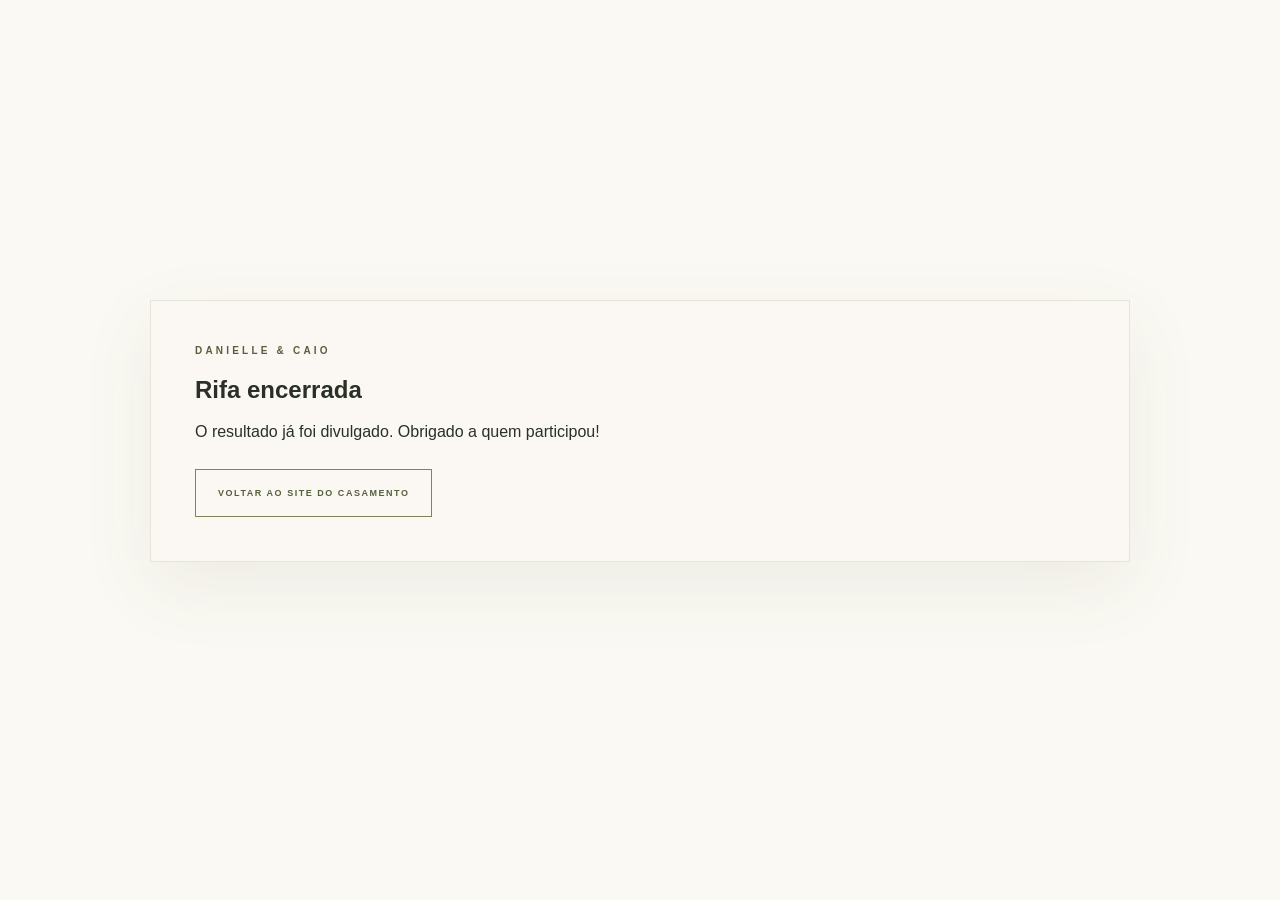
<file: rifa.html>
<!doctype html>
<html lang="pt-BR">
<head>
  <meta charset="UTF-8">
  <meta name="viewport" content="width=device-width, initial-scale=1.0">
  <meta name="robots" content="noindex, follow">
  <meta name="theme-color" content="#7d8658">
  <title>Rifa encerrada | Danielle &amp; Caio</title>
  <link rel="stylesheet" href="styles.css?v=20260619d">
</head>
<body class="subpage">
  <main class="checkout-success">
    <section class="checkout-success-card" id="rifa" aria-labelledby="titulo">
      <p class="eyebrow">Danielle &amp; Caio</p>
      <h1 id="titulo">Rifa encerrada</h1>
      <p>O resultado já foi divulgado. Obrigado a quem participou!</p>
      <div class="checkout-actions">
        <a class="button outline" href="index.html">Voltar ao site do casamento</a>
      </div>
    </section>
  </main>
</body>
</html>
</file>
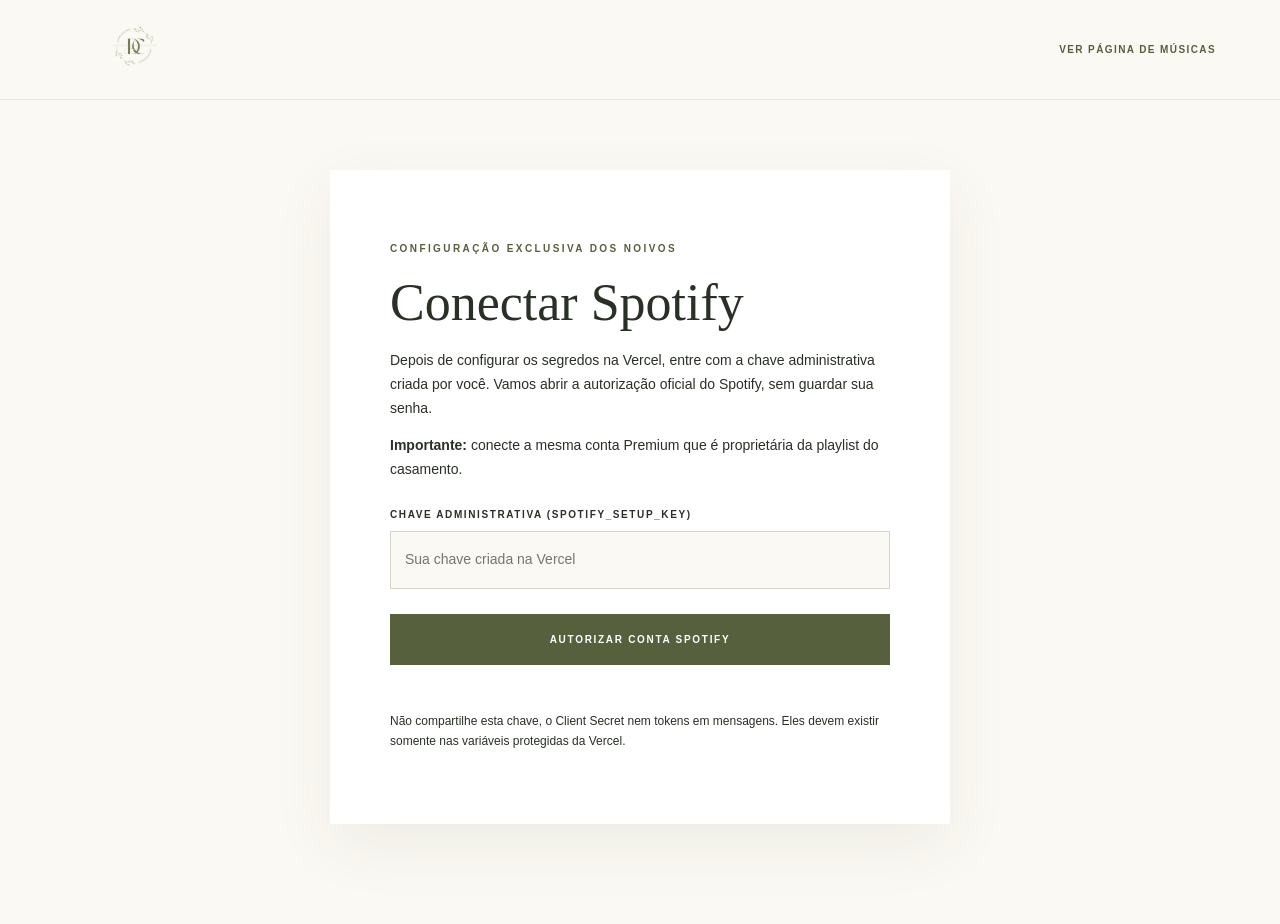
<file: spotify-setup.html>
<!doctype html>
<html lang="pt-BR">
<head>
  <meta charset="utf-8">
  <meta name="viewport" content="width=device-width,initial-scale=1">
  <meta name="robots" content="noindex,nofollow">
  <title>Configurar Spotify | Danielle & Caio</title>
  <link rel="stylesheet" href="musicas.css">
</head>
<body>
  <header class="music-header">
    <a href="index.html" class="brand"><img src="assets/logo-olive-transparent.png" alt="Danielle e Caio"></a>
    <a href="musicas.html" class="header-link">Ver página de músicas</a>
  </header>
  <main class="music-content" style="display:block;max-width:620px;margin-top:70px">
    <section class="music-card">
      <p class="eyebrow">Configuração exclusiva dos noivos</p>
      <h1 style="font:500 52px/1 var(--serif);margin:20px 0">Conectar Spotify</h1>
      <p>Depois de configurar os segredos na Vercel, entre com a chave administrativa criada por você. Vamos abrir a autorização oficial do Spotify, sem guardar sua senha.</p>
      <p><strong>Importante:</strong> conecte a mesma conta Premium que é proprietária da playlist do casamento.</p>
      <form id="setupForm">
        <label for="setupKey">Chave administrativa (SPOTIFY_SETUP_KEY)</label>
        <input id="setupKey" type="password" autocomplete="off" required minlength="16" placeholder="Sua chave criada na Vercel">
        <button id="connect" type="submit" class="submit-button">Autorizar conta Spotify</button>
        <p id="setupStatus" class="status" role="status" aria-live="polite"></p>
      </form>
      <p style="font-size:12px">Não compartilhe esta chave, o Client Secret nem tokens em mensagens. Eles devem existir somente nas variáveis protegidas da Vercel.</p>
    </section>
  </main>
  <script>
    document.getElementById("setupForm").addEventListener("submit", async function(event) {
      event.preventDefault();
      const button = document.getElementById("connect");
      const status = document.getElementById("setupStatus");
      const input = document.getElementById("setupKey");
      button.disabled = true;
      status.textContent = "Preparando autorização…";
      try {
        const response = await fetch("/api/spotify/setup", {
          method: "POST",
          headers: { "Content-Type": "application/json" },
          body: JSON.stringify({ setupKey: input.value })
        });
        input.value = "";
        const data = await response.json();
        if (!response.ok) throw new Error(data.error || "Falha ao preparar autorização.");
        window.location.assign(data.authorizeUrl);
      } catch (error) {
        status.textContent = error.message;
        status.className = "status error";
        button.disabled = false;
      }
    });
  </script>
</body>
</html>
</file>
<file: styles.css>
:root {
  --olive: #7d8658;
  --olive-dark: #56603c;
  --forest: #283523;
  --cream: #f5f1e8;
  --paper: #fbf9f3;
  --sand: #d6cdbb;
  --ink: #293025;
  --serif: "Cormorant Garamond", Georgia, serif;
  --sans: "Montserrat", Arial, sans-serif;
}

* { box-sizing: border-box; }
html { scroll-behavior: smooth; overflow-x: hidden; }
body { margin: 0; color: var(--ink); background: var(--paper); font-family: var(--sans); font-weight: 300; overflow-x: hidden; }
body.menu-open { overflow: hidden; }
img { display: block; width: 100%; height: auto; }
a { color: inherit; }
.sr-only { position: absolute; width: 1px; height: 1px; padding: 0; margin: -1px; overflow: hidden; clip: rect(0,0,0,0); white-space: nowrap; border: 0; }
.section-pad { padding: 110px max(6vw, 24px); }
.eyebrow { margin: 0 0 18px; color: var(--olive-dark); font-size: 10px; font-weight: 600; letter-spacing: .32em; text-transform: uppercase; }
.eyebrow.light { color: #e7e1d4; }
h2 { margin: 0; font: 500 clamp(42px, 5vw, 72px)/.98 var(--serif); letter-spacing: -.03em; }
h2 em { color: var(--olive); font-weight: 400; }

.topbar { position: fixed; z-index: 20; top: 0; left: 0; width: 100%; height: 82px; display: flex; align-items: center; justify-content: space-between; padding: 0 5vw; color: white; transition: background .35s, height .35s, color .35s; }
.topbar.scrolled { height: 68px; color: var(--ink); background: rgba(251,249,243,.94); backdrop-filter: blur(14px); box-shadow: 0 1px 0 rgba(44,53,35,.08); }
.mini-mark { position: relative; display: block; width: 116px; height: 66px; text-decoration: none; }
.mini-mark img { position: absolute; inset: 0; width: 100%; height: 100%; object-fit: contain; object-position: left center; transition: opacity .3s ease; }
.mini-mark .logo-light { opacity: 1; }
.mini-mark .logo-dark { opacity: 0; }
.topbar.scrolled .mini-mark .logo-light { opacity: 0; }
.topbar.scrolled .mini-mark .logo-dark { opacity: 1; }
nav { display: flex; align-items: center; gap: 32px; }
nav a { position: relative; text-decoration: none; font-size: 10px; font-weight: 500; letter-spacing: .13em; text-transform: uppercase; }
nav a:not(.nav-rsvp)::after { content: ""; position: absolute; left: 0; bottom: -6px; width: 0; height: 1px; background: currentColor; transition: width .25s; }
nav a:hover::after { width: 100%; }
.nav-rsvp { padding: 12px 18px; border: 1px solid currentColor; }
.menu-button { display: none; }

.hero { position: relative; min-height: 100svh; display: grid; place-items: center; overflow: hidden; color: white; }
.hero-image, .hero-shade { position: absolute; inset: 0; }
.hero-image { background: #283523 url("assets/catedral-alianca.jpeg") center / contain no-repeat; transform: scale(1.02); animation: heroZoom 14s ease-out both; }
.hero-shade { background: linear-gradient(90deg, rgba(18,30,17,.62), rgba(18,30,17,.15) 52%, rgba(18,30,17,.25)), linear-gradient(0deg, rgba(18,30,17,.42), transparent 45%); }
.hero-content { position: relative; z-index: 1; width: min(1050px, 90vw); text-align: center; padding-top: 9vh; }
.hero h1 { margin: 0; font: 400 clamp(72px, 11.5vw, 170px)/.8 var(--serif); letter-spacing: -.06em; text-shadow: 0 2px 30px rgba(0,0,0,.14); }
.hero h1 i { display: inline-block; margin: 0 .03em; font-weight: 400; font-size: .65em; }
.hero-date { display: flex; align-items: center; justify-content: center; gap: 16px; margin-top: 48px; font-size: 11px; font-weight: 500; letter-spacing: .28em; }
.hero-date b { width: 48px; height: 1px; background: rgba(255,255,255,.6); }
.hero-time { margin: 20px 0 0; color: #f1ecdf; font: italic 26px/1.2 var(--serif); letter-spacing: .02em; }
.scroll-hint { position: absolute; left: 50%; bottom: -25vh; transform: translateX(-50%); color: white; text-decoration: none; white-space: nowrap; font-size: 8px; letter-spacing: .22em; text-transform: uppercase; }
.scroll-hint span { display: block; margin-top: 10px; font-size: 18px; animation: bob 1.6s ease-in-out infinite; }

.countdown { position: relative; text-align: center; background: var(--cream); overflow: hidden; }
.counter { display: flex; justify-content: center; align-items: center; gap: clamp(18px, 4vw, 60px); margin: 65px auto 38px; }
.counter div { min-width: 90px; }
.counter strong { display: block; color: var(--olive-dark); font: 400 clamp(54px, 6vw, 86px)/1 var(--serif); font-variant-numeric: tabular-nums; }
.counter span { display: block; margin-top: 8px; font-size: 8px; font-weight: 500; letter-spacing: .24em; text-transform: uppercase; }
.counter i { width: 4px; height: 4px; border-radius: 50%; background: var(--olive); }
.save-date { color: #727766; font: italic 20px var(--serif); }

.story { display: grid; grid-template-columns: minmax(320px, .9fr) minmax(340px, .8fr); gap: clamp(60px, 10vw, 150px); align-items: center; max-width: 1300px; margin: auto; }
.story-photo { position: relative; }
.story-photo img { height: 720px; object-fit: cover; object-position: 48% center; filter: saturate(.75) sepia(.08); }
.story-photo::before { content: ""; position: absolute; z-index: -1; inset: -22px 22px 22px -22px; border: 1px solid var(--sand); }
.photo-caption { display: block; margin-top: 16px; color: #777b6a; font: italic 16px var(--serif); text-align: right; }
.story-copy { max-width: 520px; }
.fine-line { width: 72px; height: 1px; margin: 35px 0; background: var(--olive); }
.story-copy p { color: #62685a; font-size: 13px; line-height: 2; }
.story-copy .lead { color: var(--ink); font: 400 23px/1.55 var(--serif); }
.love-counter { margin-top: 34px; padding: 22px 20px; background: linear-gradient(180deg, rgba(125,134,88,.08), rgba(125,134,88,.04)); border: 1px solid rgba(125,134,88,.14); overflow: hidden; }
.love-counter-title { margin: 0 0 16px; color: var(--olive-dark) !important; font-size: 10px !important; font-weight: 600 !important; letter-spacing: .24em; line-height: 1.5 !important; text-transform: uppercase; }
.love-counter-grid { display: grid; grid-template-columns: repeat(3, minmax(0, 1fr)); gap: 16px 10px; margin: 0; }
.love-counter-grid div { min-width: 0; text-align: center; }
.love-counter-grid strong { display: block; color: var(--olive-dark); font: 500 clamp(28px, 3.6vw, 48px)/1 var(--serif); font-variant-numeric: tabular-nums; }
.love-counter-grid span { display: block; margin-top: 6px; color: #6e745f; font-size: 7px; font-weight: 600; letter-spacing: .16em; text-transform: uppercase; }
.love-counter-note { margin: 14px 0 0; color: #777b6a !important; font: italic 15px/1.6 var(--serif) !important; }
.story-copy .signature { margin-top: 28px; color: var(--olive-dark); font: italic 34px var(--serif); }

.quote-band { position: relative; height: 560px; display: grid; place-items: center; color: white; overflow: hidden; }
.quote-photo, .quote-overlay { position: absolute; inset: 0; }
.quote-photo { background: url("assets/casal-luzes.jpeg") center 45% / cover no-repeat fixed; }
.quote-overlay { background: rgba(31,43,27,.57); }
blockquote { position: relative; z-index: 1; margin: 0; padding: 30px; text-align: center; font: italic 400 clamp(30px, 4vw, 55px)/1.28 var(--serif); }
blockquote cite { display: block; margin-top: 28px; font: 500 8px var(--sans); letter-spacing: .24em; text-transform: uppercase; }

.venue { background: #e9e4d8; }
.venue-heading { max-width: 700px; margin: 0 auto 70px; text-align: center; }
.venue-heading > p:last-child { max-width: 550px; margin: 28px auto 0; color: #666c5d; font-size: 13px; line-height: 1.8; }
.venue-card { display: grid; grid-template-columns: 1.1fr .9fr; max-width: 1120px; min-height: 490px; margin: auto; background: var(--paper); box-shadow: 0 28px 70px rgba(55,60,43,.09); }
.venue-art { position: relative; min-height: 490px; overflow: hidden; background: var(--olive); color: white; }
.venue-art::after { content: ""; position: absolute; inset: 55% 0 0; background: linear-gradient(transparent, rgba(28,36,24,.58)); }
.venue-art img { width: 100%; height: 100%; object-fit: cover; object-position: center 48%; }
.venue-art > span { position: absolute; z-index: 1; right: 32px; bottom: 27px; left: 32px; font: italic 18px var(--serif); text-align: center; }
.venue-details { display: flex; flex-direction: column; align-items: flex-start; justify-content: center; padding: 65px; }
.venue-details h3 { margin: 0; color: var(--olive-dark); font: 500 55px var(--serif); }
.venue-time { margin: 5px 0 25px; color: var(--ink) !important; font: italic 23px var(--serif) !important; }
.venue-details > p:not(.eyebrow) { color: #686e60; font-size: 12px; line-height: 1.8; }
.venue-actions { display: flex; flex-wrap: wrap; gap: 12px; margin-top: 22px; }
.button { display: inline-flex; align-items: center; justify-content: center; gap: 22px; min-height: 48px; padding: 0 22px; border: 0; text-decoration: none; cursor: pointer; font: 600 9px var(--sans); letter-spacing: .17em; text-transform: uppercase; transition: transform .2s, background .2s, color .2s; }
.button:hover { transform: translateY(-2px); }
.button.outline { border: 1px solid var(--olive); color: var(--olive-dark); }
.button.outline:hover { background: var(--olive); color: white; }

.details { background: linear-gradient(180deg, #f7f3ea 0%, #efe7d8 100%); }
.details-heading { max-width: 760px; margin: 0 auto 65px; text-align: center; }
.details-heading > p:last-child { max-width: 600px; margin: 28px auto 0; color: #666c5d; font-size: 13px; line-height: 1.8; }
.details-grid { display: grid; grid-template-columns: 1.05fr .95fr; gap: 28px; max-width: 1220px; margin: 0 auto; align-items: start; }
.timeline-card, .guide-card { height: 100%; padding: clamp(28px, 4vw, 46px); background: rgba(251,249,243,.82); border: 1px solid rgba(125,134,88,.16); box-shadow: 0 24px 70px rgba(68,74,54,.08); }
.timeline-list { display: grid; gap: 20px; margin-top: 24px; }
.timeline-item { display: grid; grid-template-columns: 120px 1fr; gap: 18px; align-items: start; padding: 0 0 20px; border-bottom: 1px solid rgba(125,134,88,.14); }
.timeline-item:last-child { padding-bottom: 0; border-bottom: 0; }
.timeline-item strong { color: var(--olive-dark); font-size: 11px; font-weight: 600; letter-spacing: .18em; text-transform: uppercase; }
.timeline-item h3 { margin: 0 0 8px; color: var(--ink); font: 500 30px/1 var(--serif); }
.timeline-item p { margin: 0; color: #666c5d; font-size: 12px; line-height: 1.85; }
.guide-grid { display: grid; grid-template-columns: 1fr 1fr; gap: 16px; margin-top: 24px; }
.guide-item { position: relative; min-height: 168px; padding: 22px 18px 20px; background: linear-gradient(180deg, rgba(125,134,88,.08), rgba(125,134,88,.04)); border: 1px solid rgba(125,134,88,.15); }
.guide-item::before { content: ""; position: absolute; top: 18px; left: 18px; width: 42px; height: 42px; border-radius: 50%; border: 1px solid rgba(125,134,88,.18); background: rgba(255,255,255,.5); }
.guide-mark { position: relative; display: inline-flex; align-items: center; justify-content: center; width: 42px; height: 42px; color: var(--olive-dark); font-size: 18px; line-height: 1; }
.line-icon { width: 20px; height: 20px; fill: none; stroke: var(--olive-dark); stroke-width: 1.7; stroke-linecap: round; stroke-linejoin: round; }
.guide-item h3 { margin: 18px 0 8px; color: var(--ink); font: 500 26px/1 var(--serif); }
.guide-item p { margin: 0; color: #58604e; font-size: 12px; line-height: 1.8; }

.attire-card { display: grid; grid-template-columns: .78fr 1.22fr; gap: 32px; max-width: 1220px; margin: 28px auto 0; padding: clamp(28px, 4vw, 46px); background: rgba(251,249,243,.86); border: 1px solid rgba(125,134,88,.16); box-shadow: 0 24px 70px rgba(68,74,54,.08); }
.attire-copy h3 { margin: 0; color: var(--ink); font: 500 clamp(34px, 4vw, 50px)/.96 var(--serif); }
.attire-copy h3 em { color: var(--olive); font-style: italic; font-weight: 400; }
.attire-copy p:last-child { margin: 26px 0 0; color: #666c5d; font-size: 12px; line-height: 1.9; }
.attire-grid { display: grid; grid-template-columns: 1fr 1fr; gap: 16px; }
.attire-item { padding: 20px 18px; background: rgba(125,134,88,.07); border: 1px solid rgba(125,134,88,.14); }
.attire-item span { display: inline-flex; align-items: center; gap: 10px; margin-bottom: 14px; color: var(--olive-dark); font-size: 10px; font-weight: 600; letter-spacing: .12em; text-transform: uppercase; }
.attire-icon { width: 18px; height: 18px; flex: 0 0 auto; }
.attire-item p { margin: 0; color: #58604e; font-size: 12px; line-height: 1.85; }

.raffle { background:
  radial-gradient(circle at top left, rgba(125,134,88,.14), transparent 28%),
  linear-gradient(180deg, #f7f3ea 0%, #f1eadc 100%);
}
.raffle-shell { display: grid; grid-template-columns: .95fr 1.05fr; gap: 28px; max-width: 1220px; margin: 0 auto; }
.raffle-copy, .raffle-prize {
  padding: clamp(28px, 4vw, 46px);
  background: rgba(251,249,243,.88);
  border: 1px solid rgba(125,134,88,.16);
  box-shadow: 0 24px 70px rgba(68,74,54,.08);
}
.raffle-copy h2 { max-width: 620px; }
.raffle-lead { margin: 28px 0 18px; color: var(--ink); font: 400 24px/1.6 var(--serif); }
.raffle-copy p:not(.eyebrow):not(.raffle-lead):not(.raffle-note) { color: #666c5d; font-size: 12px; line-height: 1.9; }
.raffle-actions { margin-top: 30px; }
.raffle-note { margin: 18px 0 0; color: #707564; font: italic 17px/1.6 var(--serif); }
.raffle-note.subtle { margin-top: 22px; color: #6b705f; font-size: 15px; }
.raffle-prize h3 { margin: 0; color: var(--olive-dark); font: 500 clamp(34px, 4vw, 50px)/.98 var(--serif); }
.raffle-date { display: inline-block; margin-top: 16px; color: var(--olive-dark); font-size: 10px; font-weight: 600; letter-spacing: .2em; text-transform: uppercase; }
.raffle-grid { display: grid; grid-template-columns: 1fr 1fr; gap: 16px; margin-top: 30px; }
.raffle-item { padding: 20px 18px; background: rgba(125,134,88,.07); border: 1px solid rgba(125,134,88,.14); }
.raffle-item strong { display: block; margin-bottom: 10px; color: var(--ink); font: 500 23px/1.1 var(--serif); }
.raffle-item p { margin: 0; color: #58604e; font-size: 12px; line-height: 1.85; }

.gift-teaser {
  background:
    radial-gradient(circle at top right, rgba(125,134,88,.12), transparent 24%),
    linear-gradient(180deg, #f6f2e9 0%, #efe7d8 100%);
}
.gift-teaser-shell {
  display: grid;
  grid-template-columns: 1fr auto;
  gap: 26px;
  align-items: end;
  max-width: 1220px;
  margin: 0 auto;
  padding: clamp(26px, 4vw, 38px);
  background: rgba(251,249,243,.88);
  border: 1px solid rgba(125,134,88,.16);
  box-shadow: 0 24px 70px rgba(68,74,54,.08);
}
.gift-teaser-copy h2 { max-width: 540px; }
.gift-teaser-copy p:last-of-type { margin: 18px 0 28px; color: #666c5d; font-size: 12px; line-height: 1.9; max-width: 560px; }
.gift-teaser-summary {
  max-width: 290px;
  padding-left: 8px;
}
.gift-teaser-summary span {
  display: inline-block;
  margin-bottom: 14px;
  color: var(--olive-dark);
  font-size: 9px;
  font-weight: 600;
  letter-spacing: .22em;
  text-transform: uppercase;
}
.gift-teaser-summary ul {
  margin: 0 0 16px;
  padding: 0;
  list-style: none;
}
.gift-teaser-summary li {
  padding: 8px 0;
  border-bottom: 1px solid rgba(125,134,88,.14);
  color: var(--ink);
  font: 500 24px/1.1 var(--serif);
}
.gift-teaser-summary p {
  margin: 0;
  color: #707564;
  font: italic 17px/1.6 var(--serif);
}

.subpage .topbar {
  height: 68px;
  color: var(--ink);
  background: rgba(251,249,243,.94);
  backdrop-filter: blur(14px);
  box-shadow: 0 1px 0 rgba(44,53,35,.08);
}
.subpage .mini-mark .logo-light { opacity: 0; }
.subpage .mini-mark .logo-dark { opacity: 1; }
.subpage main,
.subpage section,
.subpage .gift-page-hero-shell,
.subpage .gift-board,
.subpage .gifts-grid,
.subpage .gift-card,
.subpage .gift-footer,
.subpage .gift-page-cta {
  min-width: 0;
}

.gift-page-hero {
  padding: 150px max(6vw, 24px) 80px;
  background:
    radial-gradient(circle at top left, rgba(125,134,88,.12), transparent 24%),
    linear-gradient(180deg, #f7f3ea 0%, #efe6d6 100%);
}
.gift-page-hero-shell {
  display: grid;
  grid-template-columns: 1fr auto;
  gap: 32px;
  align-items: end;
  width: min(1440px, 100%);
  max-width: 1440px;
  margin: 0 auto;
}
.gift-page-hero-copy h1 {
  margin: 0;
  color: var(--ink);
  font: 500 clamp(52px, 6vw, 92px)/.92 var(--serif);
  letter-spacing: -.04em;
}
.gift-page-hero-copy h1 em { color: var(--olive); font-style: italic; font-weight: 400; }
.gift-page-hero-copy p {
  max-width: 640px;
  margin: 24px 0 0;
  color: #666c5d;
  font-size: 13px;
  line-height: 1.95;
}
.gift-page-hero-note {
  max-width: 320px;
  padding: 22px 24px;
  border: 1px solid rgba(125,134,88,.15);
  background: rgba(251,249,243,.72);
}
.gift-page-hero-note strong {
  display: block;
  margin-bottom: 10px;
  color: var(--olive-dark);
  font-size: 9px;
  font-weight: 600;
  letter-spacing: .22em;
  text-transform: uppercase;
}
.gift-page-hero-note p {
  margin: 0;
  color: #707564;
  font: italic 17px/1.6 var(--serif);
}

.gift-collections {
  background: var(--paper);
}
.gift-board {
  width: min(1440px, 100%);
  max-width: 1440px;
  margin: 0 auto 34px;
  padding: clamp(26px, 4vw, 38px);
  background: rgba(251,249,243,.78);
  border: 1px solid rgba(125,134,88,.14);
  box-shadow: 0 20px 60px rgba(68,74,54,.06);
}
.gift-board-head {
  display: flex;
  align-items: end;
  justify-content: space-between;
  gap: 24px;
  margin-bottom: 24px;
}
.gift-board-head h2 {
  font-size: clamp(38px, 4vw, 58px);
}
.gift-board-head p {
  max-width: 430px;
  margin: 0;
  color: #666c5d;
  font-size: 12px;
  line-height: 1.85;
}
.gift-sortbar {
  display: flex;
  align-items: center;
  justify-content: space-between;
  gap: 18px;
  margin-bottom: 28px;
  padding: 16px 18px;
  background: linear-gradient(180deg, rgba(125,134,88,.08), rgba(125,134,88,.04));
  border: 1px solid rgba(125,134,88,.14);
}
.gift-sortlabel {
  color: var(--olive-dark);
  font-size: 10px;
  font-weight: 600;
  letter-spacing: .18em;
  text-transform: uppercase;
}
.gift-sortselect {
  width: min(100%, 320px);
  min-width: 250px;
  min-height: 46px;
  padding: 0 16px;
  border: 1px solid rgba(125,134,88,.24);
  background: rgba(251,249,243,.96);
  color: var(--ink);
  font: 500 11px var(--sans);
  letter-spacing: .06em;
  text-transform: uppercase;
}
.gift-shop-tools {
  display: grid;
  grid-template-columns: minmax(240px, 1.35fr) repeat(2, minmax(185px, .72fr)) auto auto;
  gap: 14px;
  align-items: end;
  margin-bottom: 16px;
}
.gift-search-shell,
.gift-filter-shell {
  display: flex;
  flex-direction: column;
  gap: 8px;
}
.gift-searchinput {
  width: 100%;
  min-height: 46px;
  padding: 0 16px;
  border: 1px solid rgba(125,134,88,.24);
  background: rgba(251,249,243,.96);
  color: var(--ink);
  font: 400 12px var(--sans);
}
.gift-searchinput::placeholder { color: #879078; }
.gift-tools-reset,
.gift-cart-toggle {
  min-height: 46px;
  white-space: nowrap;
}
.gift-cart-toggle {
  display: inline-flex;
  align-items: center;
  gap: 10px;
}
.gift-cart-toggle span,
.nav-cart-count {
  display: inline-grid;
  place-items: center;
  min-width: 22px;
  height: 22px;
  padding: 0 6px;
  border-radius: 999px;
  background: var(--olive-dark);
  color: white;
  font-size: 10px;
  font-weight: 600;
  letter-spacing: .02em;
}
.nav-cart-count {
  margin-left: 6px;
  min-width: 20px;
  height: 20px;
}
.gift-store-layout {
  display: grid;
  grid-template-columns: minmax(0, 1fr) minmax(300px, 360px);
  gap: 28px;
  align-items: start;
}
.gift-store-main { min-width: 0; }
.gift-store-meta {
  display: flex;
  justify-content: space-between;
  align-items: center;
  gap: 18px;
  margin-bottom: 24px;
}
.gift-results-summary {
  margin: 0;
  color: #666c5d;
  font-size: 11px;
  line-height: 1.9;
}
.gift-results-summary strong {
  display: block;
  color: var(--olive-dark);
  font-size: 10px;
  font-weight: 600;
  letter-spacing: .16em;
  text-transform: uppercase;
}
.gift-tier {
  max-width: 1220px;
  margin: 0 auto 34px;
}
.gift-tier:last-child { margin-bottom: 0; }
.gift-tier-head {
  display: flex;
  align-items: end;
  justify-content: space-between;
  gap: 24px;
  margin-bottom: 22px;
}
.gift-tier-head h2 {
  font-size: clamp(38px, 4vw, 58px);
}
.gift-tier-head p {
  max-width: 420px;
  margin: 0;
  color: #666c5d;
  font-size: 12px;
  line-height: 1.85;
}
.gifts-grid {
  display: grid;
  grid-template-columns: repeat(auto-fit, minmax(270px, 1fr));
  gap: 22px;
}
.gift-card {
  display: flex;
  flex-direction: column;
  min-height: 100%;
  padding: 24px 20px 20px;
  background: rgba(251,249,243,.86);
  border: 1px solid rgba(125,134,88,.14);
  box-shadow: 0 16px 42px rgba(68,74,54,.06);
}
.gift-visual {
  display: grid;
  place-items: center;
  width: 100%;
  aspect-ratio: 3 / 2;
  min-height: 220px;
  margin-bottom: 18px;
  border: 1px solid rgba(125,134,88,.14);
  background:
    radial-gradient(circle at center, rgba(125,134,88,.08), transparent 65%),
    linear-gradient(180deg, rgba(125,134,88,.05), rgba(125,134,88,.02));
  overflow: hidden;
}
.gift-visual img {
  width: 100%;
  height: 100%;
  object-fit: cover;
}
.gift-visual .line-icon {
  width: 74px;
  height: 74px;
  stroke-width: 1.45;
}
.gift-tag {
  display: inline-flex;
  align-self: flex-start;
  margin-bottom: 16px;
  padding: 7px 10px;
  border: 1px solid rgba(125,134,88,.18);
  color: var(--olive-dark);
  font-size: 9px;
  font-weight: 600;
  letter-spacing: .18em;
  text-transform: uppercase;
}
.gift-card h3 {
  margin: 0 0 12px;
  color: var(--ink);
  font: 500 31px/1 var(--serif);
}
.gift-card p {
  margin: 0;
  color: #5f6655;
  font-size: 12px;
  line-height: 1.9;
}
.gift-footer {
  display: grid;
  grid-template-columns: minmax(0, auto) minmax(0, 1fr);
  align-items: center;
  gap: 16px;
  margin-top: auto;
  padding-top: 24px;
}
.gift-footer strong {
  color: var(--olive-dark);
  font: 500 38px/1 var(--serif);
  white-space: nowrap;
  min-width: 0;
}
.gift-button {
  display: inline-flex;
  align-items: center;
  justify-content: center;
  width: 100%;
  min-width: 0;
  max-width: 100%;
  min-height: 48px;
  padding-inline: 14px;
  gap: 10px;
  text-align: center;
  line-height: 1.35;
  white-space: normal;
  word-break: keep-all;
  overflow-wrap: anywhere;
  align-self: stretch;
}
.gift-button.disabled {
  opacity: .62;
  pointer-events: none;
}
.gift-button.ready {
  border-color: var(--olive);
  background: var(--olive-dark);
  color: white;
}
.gift-button.ready:hover {
  background: var(--olive);
  color: white;
}
.gift-no-results {
  padding: 42px 24px;
  border: 1px dashed rgba(125,134,88,.22);
  text-align: center;
  color: #5f6655;
}
.gift-no-results strong {
  display: block;
  margin-bottom: 12px;
  color: var(--ink);
  font: 500 28px/1 var(--serif);
}
.gift-no-results p {
  margin: 0 auto;
  max-width: 460px;
  font-size: 12px;
  line-height: 1.85;
}
.gift-cart-panel {
  position: sticky;
  top: 104px;
  width: 100%;
  max-height: calc(100vh - 128px);
  overflow: auto;
  scrollbar-gutter: stable;
  padding: 24px;
  background: linear-gradient(180deg, rgba(125,134,88,.08), rgba(125,134,88,.03));
  border: 1px solid rgba(125,134,88,.16);
  box-shadow: 0 24px 70px rgba(68,74,54,.08);
}
.gift-cart-head {
  display: flex;
  align-items: start;
  justify-content: space-between;
  gap: 14px;
  margin-bottom: 14px;
}
.gift-cart-head h3 {
  margin: 6px 0 0;
  font-size: 38px;
}
.gift-cart-badge {
  display: inline-flex;
  align-items: center;
  justify-content: center;
  padding: 7px 12px;
  background: rgba(125,134,88,.14);
  color: var(--olive-dark);
  font-size: 10px;
  font-weight: 600;
  letter-spacing: .16em;
  text-transform: uppercase;
}
.gift-cart-copy,
.gift-cart-note {
  margin: 0;
  color: #666c5d;
  font-size: 12px;
  line-height: 1.85;
}
.gift-cart-list {
  display: flex;
  flex-direction: column;
  gap: 14px;
  margin: 22px 0;
}
.gift-cart-empty {
  padding: 18px;
  border: 1px dashed rgba(125,134,88,.18);
  background: rgba(255,255,255,.46);
}
.gift-cart-empty strong {
  display: block;
  margin-bottom: 8px;
  color: var(--ink);
  font: 500 24px/1.05 var(--serif);
}
.gift-cart-empty p { margin: 0; }
.gift-cart-item {
  display: grid;
  grid-template-columns: 72px minmax(0, 1fr) auto;
  gap: 12px;
  align-items: center;
  padding: 12px;
  background: rgba(255,255,255,.74);
  border: 1px solid rgba(125,134,88,.14);
}
.gift-cart-thumb {
  width: 72px;
  height: 72px;
  object-fit: cover;
}
.gift-cart-item-copy { min-width: 0; }
.gift-cart-item-copy strong {
  display: block;
  color: var(--ink);
  font: 500 20px/1.02 var(--serif);
}
.gift-cart-item-copy span {
  display: block;
  margin-top: 6px;
  color: #6e7563;
  font-size: 10px;
  font-weight: 600;
  letter-spacing: .16em;
  text-transform: uppercase;
}
.gift-cart-qty {
  display: inline-flex;
  align-items: center;
  gap: 10px;
  margin-top: 10px;
}
.gift-cart-qty button {
  width: 28px;
  height: 28px;
  border: 1px solid rgba(125,134,88,.18);
  background: white;
  color: var(--olive-dark);
  font: 400 20px/1 var(--serif);
  cursor: pointer;
}
.gift-cart-qty b {
  min-width: 18px;
  text-align: center;
  color: var(--ink);
  font-size: 13px;
}
.gift-cart-item-side {
  display: flex;
  flex-direction: column;
  align-items: flex-end;
  gap: 8px;
}
.gift-cart-item-side strong {
  color: var(--olive-dark);
  font: 500 24px/1 var(--serif);
}
.gift-cart-remove {
  border: 0;
  padding: 0;
  background: transparent;
  color: #7e8470;
  font-size: 10px;
  letter-spacing: .12em;
  text-transform: uppercase;
  cursor: pointer;
}
.gift-cart-summary {
  padding: 18px 0;
  border-top: 1px solid rgba(125,134,88,.14);
  border-bottom: 1px solid rgba(125,134,88,.14);
}
.gift-cart-line {
  display: flex;
  align-items: center;
  justify-content: space-between;
  gap: 12px;
  color: var(--ink);
}
.gift-cart-line + .gift-cart-line { margin-top: 10px; }
.gift-cart-line strong {
  color: var(--olive-dark);
  font: 500 34px/1 var(--serif);
}
.gift-cart-line.muted {
  color: #6f7663;
  font-size: 11px;
}
.gift-cart-actions {
  display: grid;
  gap: 10px;
  margin: 18px 0 16px;
}
.gift-cart-actions .button {
  width: 100%;
  max-width: 100%;
}
.gift-checkout-fields {
  display: grid;
  gap: 12px;
  margin-top: 18px;
}
.gift-checkout-field {
  display: flex;
  flex-direction: column;
  gap: 6px;
}
.gift-checkout-field label {
  color: var(--olive-dark);
  font-size: 9px;
  font-weight: 600;
  letter-spacing: .16em;
  text-transform: uppercase;
}
.gift-checkout-field input {
  width: 100%;
  min-height: 46px;
  padding: 0 14px;
  border: 1px solid rgba(125,134,88,.18);
  background: rgba(255,255,255,.9);
  color: var(--ink);
  font: 400 12px var(--sans);
}
.gift-checkout-field input::placeholder {
  color: #8b917f;
}
.gift-checkout-field input:focus {
  border-color: rgba(125,134,88,.42);
}
.button:disabled,
.button[disabled] {
  opacity: .72;
  cursor: wait;
}

.gift-page-cta {
  width: min(1440px, 100%);
  max-width: 1440px;
  margin: 0 auto;
  padding: 34px;
  background: linear-gradient(180deg, rgba(125,134,88,.08), rgba(125,134,88,.04));
  border: 1px solid rgba(125,134,88,.16);
  box-shadow: 0 24px 70px rgba(68,74,54,.08);
  text-align: center;
}
.gift-page-cta p {
  max-width: 680px;
  margin: 18px auto 26px;
  color: #666c5d;
  font-size: 12px;
  line-height: 1.9;
  text-align: center;
}
.checkout-success {
  min-height: calc(100vh - 88px);
  display: grid;
  place-items: center;
  padding: 130px 24px 80px;
}
.checkout-success-card {
  width: min(980px, 100%);
  padding: clamp(28px, 4vw, 44px);
  background: rgba(251,249,243,.92);
  border: 1px solid rgba(125,134,88,.16);
  box-shadow: 0 24px 70px rgba(68,74,54,.08);
}
.checkout-success-card > p:last-of-type {
  max-width: 720px;
  margin-bottom: 0;
}
.checkout-summary {
  margin: 28px 0;
  padding: 22px;
  border: 1px solid rgba(125,134,88,.16);
  background: linear-gradient(180deg, rgba(125,134,88,.08), rgba(125,134,88,.03));
}
.checkout-summary-head {
  display: flex;
  align-items: end;
  justify-content: space-between;
  gap: 18px;
  margin-bottom: 18px;
}
.checkout-summary-head strong {
  color: var(--olive-dark);
  font: 500 42px/1 var(--serif);
}
.checkout-summary-head span,
.checkout-meta,
.checkout-summary li span {
  color: #68705d;
  font-size: 11px;
  line-height: 1.8;
}
.checkout-summary ul {
  display: grid;
  gap: 12px;
  margin: 0;
  padding: 0;
  list-style: none;
}
.checkout-summary li {
  display: grid;
  grid-template-columns: minmax(0, 1fr) auto;
  gap: 16px;
  padding-top: 12px;
  border-top: 1px solid rgba(125,134,88,.12);
}
.checkout-summary li:first-child {
  padding-top: 0;
  border-top: 0;
}
.checkout-summary li strong {
  display: block;
  margin-bottom: 4px;
  color: var(--ink);
  font: 500 24px/1.05 var(--serif);
}
.checkout-summary li b {
  color: var(--olive-dark);
  font: 500 26px/1 var(--serif);
}
.checkout-actions {
  display: flex;
  flex-wrap: wrap;
  gap: 12px;
  margin-top: 28px;
}

.gallery { max-width: 1400px; margin: auto; }
.gallery-heading { margin-bottom: 65px; text-align: center; }
.gallery-carousel { position: relative; max-width: 1180px; margin: 0 auto; }
.carousel-track { position: relative; overflow: hidden; min-height: 720px; background: #ddd; touch-action: pan-y; user-select: none; -webkit-user-select: none; }
.carousel-slide { position: absolute; inset: 0; margin: 0; opacity: 0; pointer-events: none; transition: opacity .45s ease; }
.carousel-slide.active { opacity: 1; pointer-events: auto; }
.carousel-slide img { width: 100%; height: 100%; object-fit: cover; }
.carousel-slide figcaption { position: absolute; inset: auto 0 0; padding: 70px 28px 24px; color: white; background: linear-gradient(transparent, rgba(20,28,18,.82)); font: italic 22px/1.25 var(--serif); }
.carousel-nav { display: grid; grid-template-columns: auto 1fr auto; gap: 16px; align-items: center; max-width: 420px; margin: 22px auto 0; }
.carousel-arrow { width: 46px; height: 46px; border: 1px solid rgba(125,134,88,.24); background: rgba(251,249,243,.9); color: var(--olive-dark); font: 400 30px/1 var(--serif); cursor: pointer; transition: transform .2s, background .2s, color .2s; }
.carousel-arrow:hover { transform: translateY(-2px); background: var(--olive); color: white; }
.carousel-dots { display: flex; justify-content: center; flex-wrap: wrap; gap: 10px; }
.carousel-dot { width: 10px; height: 10px; padding: 0; border: 0; border-radius: 50%; background: rgba(125,134,88,.26); cursor: pointer; transition: transform .2s, background .2s; }
.carousel-dot.active { background: var(--olive-dark); transform: scale(1.15); }

.rsvp { display: grid; grid-template-columns: .85fr 1.15fr; gap: clamp(65px, 10vw, 140px); align-items: center; color: white; background: var(--olive-dark); }
.rsvp-intro { position: relative; max-width: 480px; }
.rsvp-logo { width: 190px; max-width: 100%; height: auto; margin-bottom: 30px; object-fit: contain; object-position: left center; }
.rsvp h2 { color: white; }
.rsvp h2 em { color: #e3ddcd; }
.rsvp-intro > p:last-child { margin-top: 32px; color: #d9dccd; font-size: 12px; line-height: 1.8; }
.rsvp-form { display: grid; grid-template-columns: 1fr 1fr; gap: 28px 22px; padding: clamp(30px, 5vw, 65px); border: 1px solid rgba(255,255,255,.25); }
.field { display: flex; flex-direction: column; gap: 9px; min-width: 0; }
.field.full { grid-column: 1 / -1; }
.rsvp-companion[hidden], .rsvp-companion-fields[hidden] { display: none; }
.rsvp-companion-action { display: flex; flex-wrap: wrap; align-items: center; gap: 10px 14px; }
.rsvp-companion-action small { color: #eff0e8; font-size: 11px; line-height: 1.5; }
.rsvp-companion-fields { margin-top: 7px; }
.field label, .field legend { padding: 0; color: #eff0e8; font-size: 8px; font-weight: 600; letter-spacing: .18em; text-transform: uppercase; }
fieldset.field { border: 0; padding: 0; margin: 0; }
input, select, textarea { width: 100%; border: 0; border-bottom: 1px solid rgba(255,255,255,.38); border-radius: 0; outline: 0; padding: 12px 0; color: white; background: transparent; font: 300 13px var(--sans); }
input::placeholder, textarea::placeholder { color: rgba(255,255,255,.48); }
select option { color: var(--ink); }
textarea { resize: vertical; }
.radio { display: flex; align-items: center; gap: 8px; margin-top: 7px; cursor: pointer; font-size: 11px !important; font-weight: 300 !important; letter-spacing: 0 !important; text-transform: none !important; }
.radio input { width: 14px; height: 14px; margin: 0; accent-color: var(--cream); }
.button.cream { justify-self: start; color: var(--olive-dark); background: var(--cream); }
.form-note { align-self: center; margin: 0; font: italic 16px var(--serif); }

footer { padding: 70px 24px; text-align: center; background: var(--forest); color: #ece9df; }
footer img { width: 180px; max-width: 100%; height: auto; margin: auto; object-fit: contain; }
footer p { margin: 18px 0 10px; font: italic 22px var(--serif); }
footer span { font-size: 8px; letter-spacing: .26em; }

.reveal { opacity: 0; transform: translateY(25px); transition: opacity .8s ease, transform .8s ease; }
.reveal.visible { opacity: 1; transform: none; }
@keyframes heroZoom { from { transform: scale(1.08); } to { transform: scale(1.02); } }
@keyframes bob { 50% { transform: translateY(5px); } }

@media (max-width: 900px) {
  .section-pad { padding: 85px 24px; }
  .topbar { height: 68px; padding: 0 22px; }
  .mini-mark { width: 96px; height: 56px; }
  .menu-button { display: block; position: relative; z-index: 2; width: 40px; height: 40px; border: 0; background: transparent; color: inherit; cursor: pointer; }
  .menu-button > span:not(.sr-only) { position: absolute; left: 8px; width: 24px; height: 1px; background: currentColor; transition: transform .3s, top .3s; }
  .menu-button > span:first-child { top: 15px; }
  .menu-button > span:nth-child(2) { top: 23px; }
  .menu-button[aria-expanded="true"] > span:first-child { top: 19px; transform: rotate(45deg); }
  .menu-button[aria-expanded="true"] > span:nth-child(2) { top: 19px; transform: rotate(-45deg); }
  nav { position: fixed; inset: 0; display: flex; flex-direction: column; justify-content: center; gap: 30px; color: var(--cream); background: var(--forest); transform: translateX(100%); transition: transform .35s ease; }
  nav.open { transform: none; }
  nav a { font-size: 12px; }
  .topbar:has(nav.open) { color: white; }
  .hero-image { background-size: cover; background-position: center 42%; }
  .story { grid-template-columns: 1fr; gap: 55px; }
  .story-photo img { height: min(130vw, 650px); }
  .story-copy { max-width: none; }
  .love-counter-grid { grid-template-columns: repeat(3, minmax(0, 1fr)); gap: 12px 8px; }
  .quote-photo { background-attachment: scroll; }
  .venue-card { grid-template-columns: 1fr; }
  .venue-art { min-height: 520px; }
  .venue-details { padding: 50px 35px; }
  .details-grid { grid-template-columns: 1fr; }
  .attire-card { grid-template-columns: 1fr; }
  .raffle-shell { grid-template-columns: 1fr; }
  .gift-teaser-shell { grid-template-columns: 1fr; }
  .gift-teaser-summary { max-width: none; padding-left: 0; }
  .gift-page-hero-shell { grid-template-columns: 1fr; gap: 24px; }
  .gift-board-head,
  .gift-sortbar { flex-direction: column; align-items: stretch; }
  .gift-shop-tools { grid-template-columns: 1fr 1fr; }
  .gift-store-meta { flex-direction: column; align-items: flex-start; }
  .gift-sortselect { width: 100%; min-width: 0; }
  .gift-store-layout { grid-template-columns: 1fr; gap: 22px; }
  .gift-cart-panel {
    position: static;
    max-height: none;
    overflow: visible;
  }
  .gifts-grid { grid-template-columns: 1fr 1fr; }
  .carousel-track { min-height: 620px; }
  .rsvp { grid-template-columns: 1fr; }
}

@media (max-width: 580px) {
  .section-pad { padding: 72px 16px; }
  h2 { font-size: 46px; }
  .topbar { padding: 0 16px; }
  .mini-mark { width: 92px; height: 56px; }
  .gift-page-hero {
    padding: 118px 16px 52px;
  }
  .gift-page-hero-shell,
  .gift-board,
  .gift-page-cta {
    max-width: 100%;
    margin-left: auto;
    margin-right: auto;
  }
  .gift-page-hero-copy h1 {
    font-size: clamp(42px, 15vw, 62px);
    line-height: .94;
  }
  .gift-page-hero-copy,
  .gift-page-hero-note,
  .gift-board-head,
  .gift-board-head > div,
  .gift-board-head p,
  .gift-store-meta,
  .gift-sortbar,
  .gift-page-cta {
    text-align: center;
  }
  .gift-page-hero-copy p,
  .gift-page-hero-note,
  .gift-board-head p,
  .gift-store-meta p {
    max-width: none;
    margin-left: auto;
    margin-right: auto;
  }
  .gift-page-hero-copy p {
    font-size: 12px;
    line-height: 1.85;
  }
  .gift-page-hero-note {
    width: 100%;
    padding: 18px 16px;
  }
  .gift-board {
    padding: 20px 16px;
  }
  .gift-sortbar {
    align-items: center;
    padding: 14px;
  }
  .gift-shop-tools { grid-template-columns: 1fr; }
  .gift-store-meta { align-items: center; }
  .gift-sortlabel {
    width: 100%;
    text-align: center;
  }
  .gift-card {
    padding: 18px 16px 16px;
  }
  .gift-card h3 {
    font-size: 26px;
  }
  .gift-footer {
    grid-template-columns: 1fr;
    gap: 12px;
    align-items: stretch;
  }
  .gift-footer strong,
  .gift-footer .gift-button {
    width: 100%;
    text-align: center;
  }
  .gift-sortselect,
  .gift-searchinput { max-width: 100%; }
  .gift-card,
  .gift-card h3,
  .gift-card p,
  .gift-footer {
    text-align: center;
  }
  .gift-tag {
    align-self: center;
  }
  .gift-footer { grid-template-columns: 1fr; align-items: center; }
  .gift-cart-head,
  .gift-cart-line {
    text-align: left;
  }
  .gift-cart-item {
    grid-template-columns: 1fr;
  }
  .gift-cart-thumb {
    width: 100%;
    height: 180px;
  }
  .gift-cart-item-side {
    align-items: flex-start;
  }
  .hero h1 { font-size: 71px; line-height: .87; }
  .hero h1 i { display: block; margin: .04em 0; font-size: .55em; }
  .hero-date { margin-top: 38px; }
  .hero-time { font-size: 22px; }
  .scroll-hint { bottom: -18vh; }
  .counter { gap: 11px; margin-top: 50px; }
  .counter div { min-width: 58px; }
  .counter strong { font-size: 42px; }
  .counter i { width: 3px; height: 3px; }
  .counter span { font-size: 7px; letter-spacing: .12em; }
  .story-photo::before { inset: -12px 12px 12px -12px; }
  .love-counter { padding: 18px 16px; }
  .love-counter-grid { grid-template-columns: repeat(2, minmax(0, 1fr)); gap: 10px 8px; }
  .love-counter-grid strong { font-size: 30px; }
  .love-counter-note { font-size: 14px !important; }
  .quote-band { height: 500px; }
  .venue-art { min-height: 430px; }
  .venue-details h3 { font-size: 48px; }
  .timeline-item { grid-template-columns: 1fr; gap: 12px; }
  .timeline-item h3 { font-size: 28px; }
  .guide-grid { grid-template-columns: 1fr; }
  .guide-item { min-height: auto; }
  .guide-item h3 { font-size: 24px; }
  .attire-grid { grid-template-columns: 1fr; }
  .raffle-lead { font-size: 22px; }
  .raffle-grid { grid-template-columns: 1fr; }
  .gifts-grid { grid-template-columns: 1fr; }
  .gift-card { min-height: auto; }
  .gift-card h3 { font-size: 27px; }
  .gift-footer { grid-template-columns: 1fr; align-items: flex-start; }
  .gift-tier-head { display: block; }
  .gift-tier-head p { margin-top: 12px; }
  .gift-page-cta { padding: 28px 18px; }
  .checkout-success {
    padding: 112px 16px 64px;
  }
  .checkout-summary {
    padding: 18px 16px;
  }
  .checkout-summary-head,
  .checkout-summary li {
    grid-template-columns: 1fr;
    align-items: flex-start;
  }
  .checkout-summary-head {
    display: grid;
  }
  .checkout-actions {
    flex-direction: column;
  }
  .checkout-actions .button {
    width: 100%;
  }
  .hero-image { background-position: 53% center; }
  .carousel-track { min-height: 440px; }
  .carousel-slide figcaption { padding: 55px 18px 18px; font-size: 18px; }
  .carousel-nav { max-width: 100%; gap: 10px; }
  .carousel-arrow { width: 42px; height: 42px; font-size: 26px; opacity: .9; }
  .rsvp-form { grid-template-columns: 1fr; padding: 30px 22px; }
  .field { grid-column: 1 / -1; }
}

@media (prefers-reduced-motion: reduce) {
  html { scroll-behavior: auto; }
  *, *::before, *::after { animation-duration: .01ms !important; animation-iteration-count: 1 !important; transition-duration: .01ms !important; }
}

/* Hospedagem do casamento */
.lodging { background: #f7f3ea; scroll-margin-top: 66px; }
.lodging-card {
  display: grid;
  grid-template-columns: minmax(0, 1.12fr) minmax(0, .88fr);
  max-width: 1120px;
  margin: 0 auto;
  color: var(--olive-dark);
  background: var(--cream);
  border: 1px solid rgba(125, 134, 88, .28);
  box-shadow: 0 18px 55px rgba(68, 74, 54, .08);
}
.lodging-copy, .lodging-booking { min-width: 0; padding: clamp(25px, 5vw, 58px); }
.lodging-copy {
  align-self: stretch;
  position: relative;
  isolation: isolate;
  background: radial-gradient(ellipse at 92% 5%, rgba(125,134,88,.13), transparent 53%);
}
.lodging-ornament { position: absolute; z-index: -1; top: 10px; right: 11px; width: clamp(85px, 14vw, 154px); color: var(--olive-dark); opacity: .25; pointer-events: none; }
.lodging-copy h2 { font-size: clamp(43px, 6.1vw, 78px); }
.lodging-hotel { margin: 24px 0 0; color: var(--olive-dark); font: 500 clamp(24px, 3.6vw, 37px)/1.05 var(--serif); }
.lodging-hotel em { font-weight: 400; }
.lodging-address { margin: 10px 0 0; }
.lodging-address, .lodging-photo-link, .lodging-dates, .lodging-booking-note, .lodging-transfer p {
  max-width: 48ch;
  color: #58604e;
  font-size: 13px;
  line-height: 1.7;
}
.lodging-links { display: flex; flex-wrap: wrap; align-items: center; gap: 10px 17px; margin-top: 24px; }
.lodging-photo-link { display: inline-flex; align-items: center; gap: 5px; min-height: 44px; text-underline-offset: 4px; }
.lodging-booking { background: #efeadc; border-left: 1px solid rgba(125, 134, 88, .22); }
.lodging-booking .eyebrow { margin-bottom: 9px; }
.lodging-discount { margin: 0; color: var(--olive-dark); font: 400 clamp(21px, 3vw, 29px)/1 var(--serif); }
.lodging-discount strong { font-size: clamp(49px, 7vw, 82px); font-weight: 500; letter-spacing: -.08em; margin-right: .11em; }
.lodging-dates { margin: 9px 0 0; }
.lodging-booking-note { margin: 14px 0 0; font-size: 12px; }
.lodging .button { max-width: 100%; gap: 9px; letter-spacing: .11em; text-align: center; }
.lodging-reserve { margin-top: 20px; color: white; background: var(--olive-dark); }
.lodging-reserve:hover { background: #323b29; }
.lodging a:focus-visible { outline: 2px solid var(--olive-dark); outline-offset: 4px; }
.lodging-transfer { grid-column: 1 / -1; display: flex; align-items: flex-start; gap: 15px; padding: 22px clamp(25px, 5vw, 58px); border-top: 1px solid rgba(125,134,88,.22); }
.lodging-van-icon { width: 34px; height: 34px; flex: 0 0 34px; margin-top: 1px; }
.lodging-transfer h3 { margin: 0; font: 600 25px/1.08 var(--serif); color: var(--olive-dark); }
.lodging-transfer p { max-width: unset; margin: 5px 0 0; }
@media (max-width: 760px) {
  .lodging-card { grid-template-columns: minmax(0, 1fr); }
  .lodging-booking { border-left: 0; border-top: 1px solid rgba(125, 134, 88, .22); }
}

/* Capa e navegação da página principal */
html.wedding-guest-page { color-scheme: only light; }
.wedding-home .topbar:not(.scrolled) { background: linear-gradient(180deg, rgba(25,36,23,.84), rgba(25,36,23,.39) 66%, transparent); }
.wedding-home .topbar.scrolled { background: #f4f1ea; }
.wedding-home .mini-mark { --mark-color: #f4f1ea; --mark-size: 76px; flex: 0 0 auto; z-index: 2; width: 72px; height: 60px; }
.wedding-home .mini-mark img, .wedding-home .mini-mark::before {
  position: absolute; inset: 50% auto auto 50%; width: var(--mark-size); height: var(--mark-size);
  object-position: center; transform: translate(-50%, -50%); pointer-events: none;
}
.wedding-home .topbar.scrolled .mini-mark { --mark-color: #56603c; }
.wedding-home .topbar.scrolled .hero-monogram-image { filter: brightness(.4); }
.wedding-home .topbar:has(nav.open) .mini-mark { --mark-color: #f4f1ea; }
.wedding-home .topbar:has(nav.open) .hero-monogram-image { filter: none; }
@supports (mask-image: url("assets/logo-light-transparent.png")) or (-webkit-mask-image: url("assets/logo-light-transparent.png")) {
  .wedding-home .mini-mark img { opacity: 0; }
  .wedding-home .mini-mark::before {
    content: ""; background: var(--mark-color);
    -webkit-mask: url("assets/logo-light-transparent.png") center / contain no-repeat;
    mask: url("assets/logo-light-transparent.png") center / contain no-repeat;
  }
}
.wedding-home .topbar a:focus-visible, .wedding-home .menu-button:focus-visible { outline: 2px solid currentColor; outline-offset: 3px; }
.wedding-home .hero { padding: 102px 15px 25px; }
.wedding-home .hero-content { width: min(1050px, 100%); padding-top: 0; }
.wedding-home .hero-shade {
  background:
    radial-gradient(ellipse at 50% 52%, rgba(20,30,18,.57), rgba(20,30,18,.11) 70%),
    linear-gradient(0deg, rgba(18,30,17,.56), rgba(18,30,17,.12) 65%);
}
.wedding-home .hero h1 { text-shadow: 0 3px 24px rgba(20,30,18,.68); }
.wedding-home .hero-date { margin-top: clamp(23px, 4vh, 42px); }
.wedding-home .hero-time { margin-top: 12px; }
.hero-guest-actions { display: grid; gap: 4px; justify-items: center; margin-top: clamp(17px, 4vh, 34px); }
.hero-guest-actions .hero-confirm { min-height: 50px; padding-inline: clamp(18px, 6vw, 36px); box-shadow: 0 5px 23px rgba(13,26,14,.32); font-size: 11px; }
.hero-guest-actions .hero-confirm:hover { background: white; }
.hero-guest-secondary { display: flex; align-items: center; justify-content: center; flex-wrap: wrap; column-gap: 15px; }
.hero-guest-secondary a {
  display: inline-grid; place-items: center; min-height: 44px; padding-inline: 7px;
  color: #fff; font-size: 11px; font-weight: 600; text-underline-offset: 4px;
  text-shadow: 0 1px 5px #283523;
}
.wedding-home .hero a:focus-visible { outline: 2px solid #fff; outline-offset: 4px; }
.wedding-home .scroll-hint { position: static; display: inline-flex; align-items: center; justify-content: center; gap: 8px; min-height: 44px; margin-top: 7px; transform: none; }
.wedding-home .scroll-hint span { margin: 0; font-size: 14px; }
.wedding-home :where(#celebracao, #hospedagem, #rsvp, #contagem) { scroll-margin-top: 74px; }
@media (max-width: 900px) {
  .hero-guest-actions .hero-confirm { justify-self: center; }
  .wedding-home .mini-mark { --mark-size: 70px; width: 66px; height: 54px; }
  .wedding-home .menu-button { min-width: 44px; min-height: 44px; }
  .wedding-home .hero { padding-top: 92px; }
}
@media (max-width: 580px) {
  .wedding-home .hero h1 { font-size: clamp(53px, 13vw, 71px); }
  .wedding-home .hero-date { gap: 9px; }
  .wedding-home .hero-date b { width: 31px; }
  .wedding-home .hero-time { font-size: 21px; }
}
@media (max-height: 650px) {
  .wedding-home .hero { padding-top: 76px; padding-bottom: 10px; }
  .wedding-home .hero-content .eyebrow { margin-bottom: 10px; }
  .wedding-home .hero h1 { font-size: clamp(43px, 10.5vw, 86px); }
  .wedding-home .hero-date { margin-top: 17px; }
  .wedding-home .hero-time { margin-top: 8px; }
  .wedding-home .hero-guest-actions { margin-top: 14px; }
  .wedding-home .scroll-hint { margin-top: 0; }
}
@media (forced-colors: active) {
  .wedding-home .hero { color: CanvasText; }
  .wedding-home .mini-mark::before { forced-color-adjust: none; background: CanvasText; }
  .wedding-home .hero a:focus-visible { outline-color: Highlight; }
  .hero-guest-actions .hero-confirm { border: 1px solid LinkText; }
}

/* Guia do convidado: apenas #detalhes */
.guest-guide { scroll-margin-top: 68px; }
.guest-guide-shell { max-width: 1120px; margin: 0 auto; }
.guest-guide-intro { max-width: 45rem; margin: 0 auto; text-align: center; }
.guest-guide-intro p:last-child { margin: 15px 0 0; color: #58604e; font-size: 14px; line-height: 1.65; }
.guest-guide-ornament { display: block; width: 90px; height: auto; margin: 0 auto 11px; color: var(--olive-dark); }
.guest-schedule { list-style: none; display: grid; grid-template-columns: repeat(3,minmax(0,1fr)); margin: 34px 0 20px; padding: 0; border: 1px solid #b7b6a0; background: var(--paper); }
.guest-schedule li { min-width: 0; padding: clamp(13px,4vw,40px); }
.guest-schedule li + li { border-left: 1px solid #cfcebb; }
.guest-schedule strong { display: block; color: var(--olive-dark); font: 500 clamp(38px,6vw,72px)/.89 var(--serif); letter-spacing: -.055em; white-space: nowrap; }
.guest-schedule strong small { font-size: .38em; letter-spacing: 0; }
.guest-schedule li > span { display: block; margin-top: 11px; color: var(--ink); font-size: 11px; font-weight: 600; }
.guest-schedule p { margin: 4px 0 0; color: #58604e; font-size: 12px; line-height: 1.55; }
.guest-guide-body { display: grid; grid-template-columns: minmax(230px,.77fr) minmax(0,1.23fr); gap: 20px; align-items: start; }
.guest-guide-travel, .guest-guide-faq { min-width: 0; padding: clamp(17px,4vw,36px); }
.guest-guide-travel { color: var(--cream); background: var(--forest); }
.guest-guide-travel .eyebrow { color: #d6cdbb; }
.guest-guide-body h3 { margin: 0; font: 500 clamp(32px,4vw,46px)/.95 var(--serif); }
.guest-guide-travel > p:not(.eyebrow), .guest-guide-faq details p { margin: 12px 0; line-height: 1.65; font-size: 13px; }
.guest-guide-links { display: grid; justify-items: start; gap: 3px; margin-top: 20px; }
.guest-guide-links .button { gap: 9px; max-width: 100%; text-align: center; }
.guest-guide-links > a:not(.button) { display: inline-flex; align-items: center; min-height: 44px; font-size: 12px; text-underline-offset: 4px; }
.guest-guide-links a:focus-visible { outline: 2px solid var(--cream); outline-offset: 4px; }
.guest-guide-faq { border: 1px solid #b7b6a0; background: var(--paper); }
.guest-guide-faq h3 { margin-bottom: 14px; }
.guest-guide-faq details { border-top: 1px solid #cfcebb; }
.guest-guide-faq summary { padding: 13px 0; min-height: 44px; cursor: pointer; font-size: 13px; font-weight: 600; line-height: 1.45; }
.guest-guide-faq summary::marker { color: var(--olive-dark); }
.guest-guide-faq summary small { margin-left: 7px; color: var(--olive-dark); font-size: 11px; white-space: nowrap; }
.guest-guide-faq summary:focus-visible, .guest-guide-faq a:focus-visible { outline: 2px solid var(--olive-dark); outline-offset: 3px; }
.guest-guide-faq details p { color: #58604e; }
.guest-attire .attire-copy > .eyebrow, .guest-attire .attire-copy > h3 { display: none; }
.guest-attire .attire-grid { grid-template-columns: repeat(2,minmax(0,1fr)); gap: 7px; margin: 12px 0; }
.guest-attire .attire-item { min-width: 0; padding: 11px; }
.guest-attire .attire-item p { margin-bottom: 0; font-size: 12px; }
@media (max-width: 680px) {
  .guest-schedule { grid-template-columns: repeat(2,minmax(0,1fr)); margin-top: 25px; }
  .guest-schedule li:last-child { grid-column: 1/-1; border-left: 0; border-top: 1px solid #cfcebb; }
  .guest-guide-body { grid-template-columns: minmax(0,1fr); gap: 13px; }
}
@media (max-width: 400px) {
  .guest-attire .attire-grid { grid-template-columns: minmax(0,1fr); }
}
</file>
<file: rsvp-assets/resposta.css>
:root {
  color-scheme: only light;
  --olive: #56603c; --ink: #283523; --paper: #fbf9f1; --cream: #f4f1e7; --edge: #c7c4b0;
  font: 1rem/1.55 system-ui, sans-serif;
  background: var(--cream); color: var(--ink);
}
*, *::before, *::after { box-sizing: border-box; }
[hidden] { display: none !important; }
body { margin: 0; padding: clamp(16px, 6vw, 56px) 12px; }
.card { max-width: 38rem; min-width: 0; margin: 0 auto; background: var(--paper); border: 1px solid var(--edge); padding: clamp(18px, 5vw, 44px); }
header { text-align: center; margin-bottom: 1.4rem; }
h1 { margin: 0.4rem 0; font: normal clamp(2rem, 8vw, 3.4rem)/1.08 Georgia, serif; }
header p { margin: .5rem auto 0; max-width: 37ch; }
.kicker { color: var(--olive); text-transform: uppercase; letter-spacing: .12em; font-size: .76rem; font-weight: 700; }
.sigil { display: inline-grid; place-content: center; grid-auto-flow: column; gap: .18em; width: 4.1rem; height: 4.1rem; color: var(--olive); border: 1px solid var(--edge); border-radius: 50%; font: normal 1.2rem Georgia, serif; }
.sigil i { margin-inline: .03em; }
.notice:not(:empty) { background: var(--cream); border-inline-start: 3px solid var(--olive); padding: .75rem 1rem; overflow-wrap: anywhere; }
form { display: grid; gap: 1rem; }
fieldset { min-inline-size: 0; margin: 0; border: 0; padding: 0; }
legend, label:not(.choice) { display: block; font-weight: 650; margin-bottom: .25rem; }
.guest { margin: 0; font: italic 1.23rem Georgia, serif; overflow-wrap: anywhere; }
.choice { min-height: 46px; display: flex; gap: .6rem; align-items: center; cursor: pointer; }
input[type="radio"] { accent-color: var(--olive); flex: 0 0 1.05rem; width: 1.05rem; height: 1.05rem; margin: 0; }
input[type="text"], textarea { width: 100%; min-width: 0; min-height: 46px; padding: .7rem; border: 1px solid var(--olive); border-radius: .15rem; color: var(--ink); background: #fff; font: inherit; }
textarea { resize: vertical; }
button, .action { font: inherit; font-weight: 650; min-height: 46px; padding: .55rem .9rem; cursor: pointer; border: 1px solid var(--olive); border-radius: .15rem; }
button:disabled { opacity: .65; cursor: default; }
.primary { background: var(--olive); color: #fff; }
.secondary { background: transparent; color: var(--ink); }
.help { margin: .25rem 0 .6rem; font-size: .88rem; color: var(--olive); }
a { color: var(--ink); text-underline-offset: .19em; padding-block: .64rem; }
.action { display: inline-flex; align-items: center; text-decoration: none; }
a:focus-visible, button:focus-visible, input:focus-visible, textarea:focus-visible { outline: 2px solid var(--ink); outline-offset: 3px; }
footer { border-top: 1px solid var(--edge); text-align: center; margin-top: 1.8rem; padding-top: .5rem; font-size: .92rem; }
footer a { display: inline-block; min-height: 44px; }
@media (min-width: 520px) { .primary { justify-self: start; } }
.rsvp-companion-action { display: flex; flex-wrap: wrap; align-items: baseline; gap: .4rem .7rem; }
.rsvp-companion-action small { color: var(--olive); font-size: .88rem; }
.rsvp-companion-fields { margin-top: .65rem; }
.receipt-actions { display: flex; flex-wrap: wrap; gap: .5rem; margin-block-start: .75rem; }
#receipt:focus { outline: 0; }
#receipt h2 { margin: 0; font: normal 1.85rem Georgia, serif; }
#formNote { margin-block: 0; }
</file>
<file: musicas.css>
:root{
  --olive:#7d8658;--olive-dark:#56603c;--forest:#283523;--cream:#f5f1e8;
  --paper:#fbf9f3;--sand:#d6cdbb;--ink:#293025;
  --serif:"Cormorant Garamond",Georgia,serif;--sans:"Montserrat",Arial,sans-serif
}
*{box-sizing:border-box}
html{scroll-behavior:smooth}
body{margin:0;background:var(--paper);color:var(--ink);font:300 14px/1.7 var(--sans)}
a{color:inherit}
button,input{font:inherit}
.music-header{height:100px;display:flex;align-items:center;justify-content:space-between;gap:16px;padding:16px max(5vw,24px);border-bottom:1px solid #e9e4d8}
.brand img{width:140px;max-height:75px;object-fit:contain}
.header-link{font-size:10px;letter-spacing:.14em;text-transform:uppercase;text-decoration:none;color:var(--olive-dark);font-weight:600}
.eyebrow{display:block;font-weight:600;font-size:10px;text-transform:uppercase;letter-spacing:.24em;color:var(--olive-dark)}
.music-hero{text-align:center;padding:95px 24px 85px;background:linear-gradient(180deg,#f5f1e8, #fbf9f3)}
.music-hero h1{margin:18px 0 22px;font:500 clamp(56px,8vw,112px)/.96 var(--serif);letter-spacing:-.045em}
.music-hero h1 em{display:block;font-weight:400;color:var(--olive)}
.music-hero p{max-width:680px;margin:24px auto 0;line-height:2;color:#62685a}
.music-hero .date{font:italic 25px var(--serif);color:var(--olive-dark)}
.music-hero .date i{font-size:.85em}
.hairline{display:block;background:var(--olive);width:70px;height:1px;margin:36px auto 24px}
.music-content{width:min(1110px,calc(100% - 36px));margin:0 auto 100px;display:grid;grid-template-columns:1.25fr .8fr;gap:36px;align-items:start}
.music-card{background:white;box-shadow:0 20px 60px rgba(51,58,39,.07);padding:clamp(25px,5vw,60px)}
.music-card h2,.recent-section h2{font:500 clamp(38px,4vw,60px)/1.05 var(--serif);letter-spacing:-.035em;margin:18px 0 35px}
.music-card label{display:block;margin-top:24px;margin-bottom:8px;font-weight:600;font-size:10px;text-transform:uppercase;letter-spacing:.16em}
.music-card input{display:block;width:100%;border:1px solid #d6d6ca;border-radius:0;padding:16px 14px;outline:none;background:#fbf9f3;color:var(--ink);font-size:14px}
.music-card input:focus{border-color:var(--olive);box-shadow:0 0 0 2px rgba(125,134,88,.15)}
.field-help{font-size:12px;color:#68705d;margin:0 0 14px}
.search-results{margin-top:10px;max-height:350px;overflow-y:auto}
.track-option{display:flex;width:100%;gap:14px;align-items:center;padding:9px;border:0;border-bottom:1px solid #ede9e1;cursor:pointer;text-align:left;background:transparent}
.track-option:hover,.track-option:focus-visible{background:var(--cream);outline:1px solid var(--olive)}
.cover{width:56px;height:56px;flex:none;object-fit:cover;background:var(--cream)}
.track-copy{display:grid;min-width:0;gap:4px}
.track-copy strong{font-size:13px;font-weight:600;line-height:1.4;overflow-wrap:anywhere}
.track-copy span{font-size:11px;color:#686e60;line-height:1.5}
.search-note{font-size:12px;color:#707766;margin:12px 4px}
.selected-track{display:flex;align-items:center;gap:14px;padding:15px;margin-top:16px;background:#f2f0e9;border-left:3px solid var(--olive)}
.selected-track[hidden]{display:none}
.submit-button{margin-top:25px;width:100%;display:flex;justify-content:center;align-items:center;gap:16px;border:0;background:var(--olive-dark);color:white;padding:17px;cursor:pointer;font-size:10px;text-transform:uppercase;letter-spacing:.17em;font-weight:600}
.submit-button:hover:not(:disabled){background:var(--forest)}
.submit-button:disabled{opacity:.5;cursor:not-allowed}
.submit-button span{font-size:18px}
.status{min-height:22px;color:var(--olive-dark);font-weight:500;font-size:12px}
.error{color:#9c3528!important}
.music-extras{display:grid;gap:25px}
.quote-card,.playlist-card{padding:35px;background:var(--cream)}
.quote-card blockquote{margin:24px 0;font:italic 400 clamp(30px,3vw,42px)/1.1 var(--serif);color:var(--olive-dark)}
.quote-card p:last-child,.playlist-card p:not(.eyebrow){color:#62685a;font-size:12px;line-height:1.9}
.playlist-card{background:#e9e4d8}
.playlist-card h3{font:500 35px/1.1 var(--serif);margin:22px 0 14px}
.playlist-card a{display:inline-flex;align-items:center;gap:16px;border:1px solid var(--olive-dark);padding:12px 18px;margin-top:15px;text-transform:uppercase;letter-spacing:.13em;text-decoration:none;font-size:10px;font-weight:600}
.playlist-card a:hover{background:var(--olive-dark);color:white}
.recent-section{padding:75px max(5vw,24px) 100px;background:#f3f0e8;text-align:center}
.recent-list{margin:40px auto 0;max-width:920px;display:grid;grid-template-columns:repeat(2,minmax(0,1fr));gap:14px;text-align:left}
.recent-item{padding:18px 22px;background:var(--paper);border:1px solid #e6e1d7;display:flex;justify-content:space-between;gap:18px;align-items:center}
.recent-info{display:grid;gap:4px}
.recent-info strong{font-size:12px}
.recent-info span{font-size:11px;color:#62685a}
.recent-person{font:italic 16px var(--serif);color:var(--olive-dark);text-align:right;margin:0}
.placeholder{grid-column:1/-1;text-align:center;color:#727766}
.privacy-note{max-width:720px;margin:45px auto 0;color:#68705d;font-size:11px}
footer{text-align:center;padding:45px 24px;background:var(--forest);color:#e9e4d8}
footer p{margin:0}
footer em{font:italic 25px var(--serif)}
footer small{font-size:10px;letter-spacing:.18em}
@media(max-width:850px){
  .music-hero{padding:68px 24px 55px}
  .music-content{grid-template-columns:1fr;width:min(650px,calc(100% - 24px));gap:22px;margin-bottom:65px}
  .music-extras{grid-template-columns:1fr 1fr}
  .quote-card,.playlist-card{padding:24px}
  .recent-list{grid-template-columns:1fr}
}
@media(max-width:560px){
  .music-header{height:82px}.brand img{width:106px}.header-link{font-size:9px}
  .music-hero h1{font-size:56px}.music-hero p{font-size:12px}
  .music-extras{grid-template-columns:1fr}
  .recent-item{align-items:start;flex-direction:column;gap:6px}
  .recent-person{text-align:left}
}
</file>
